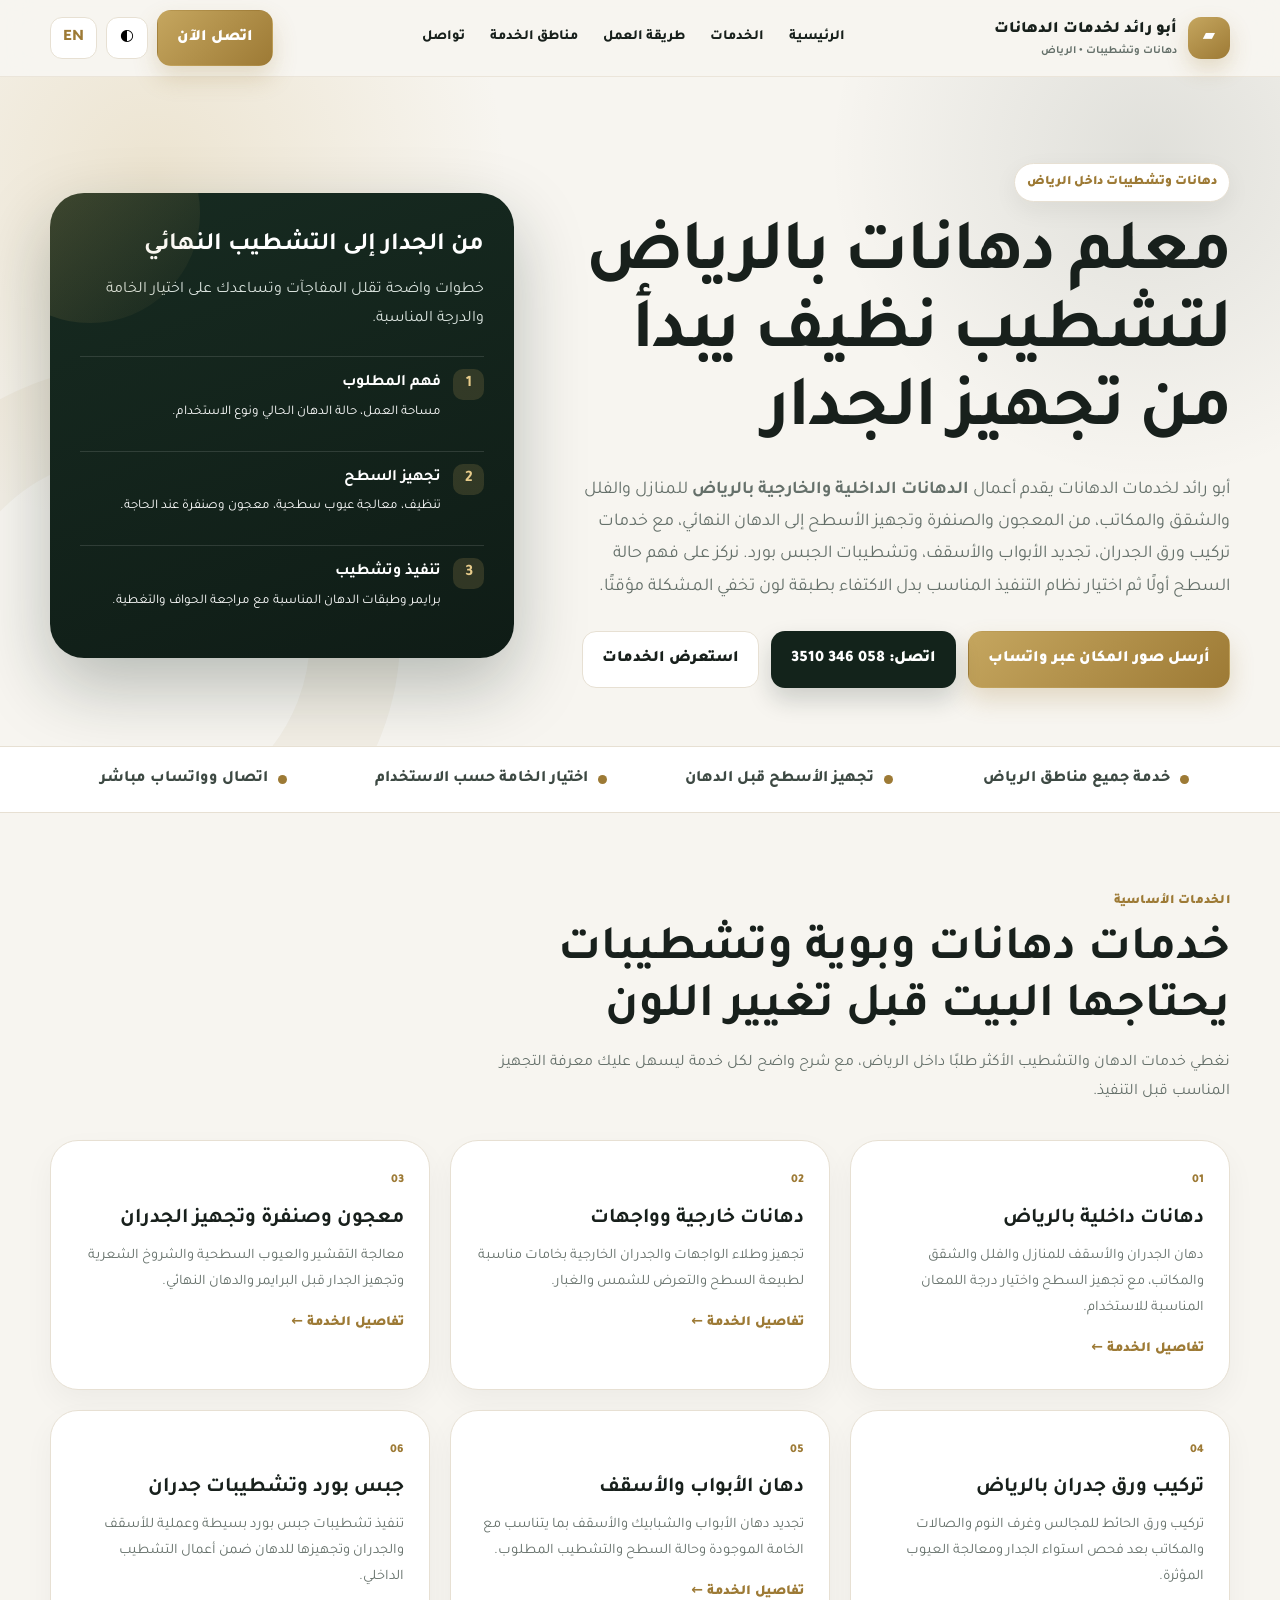
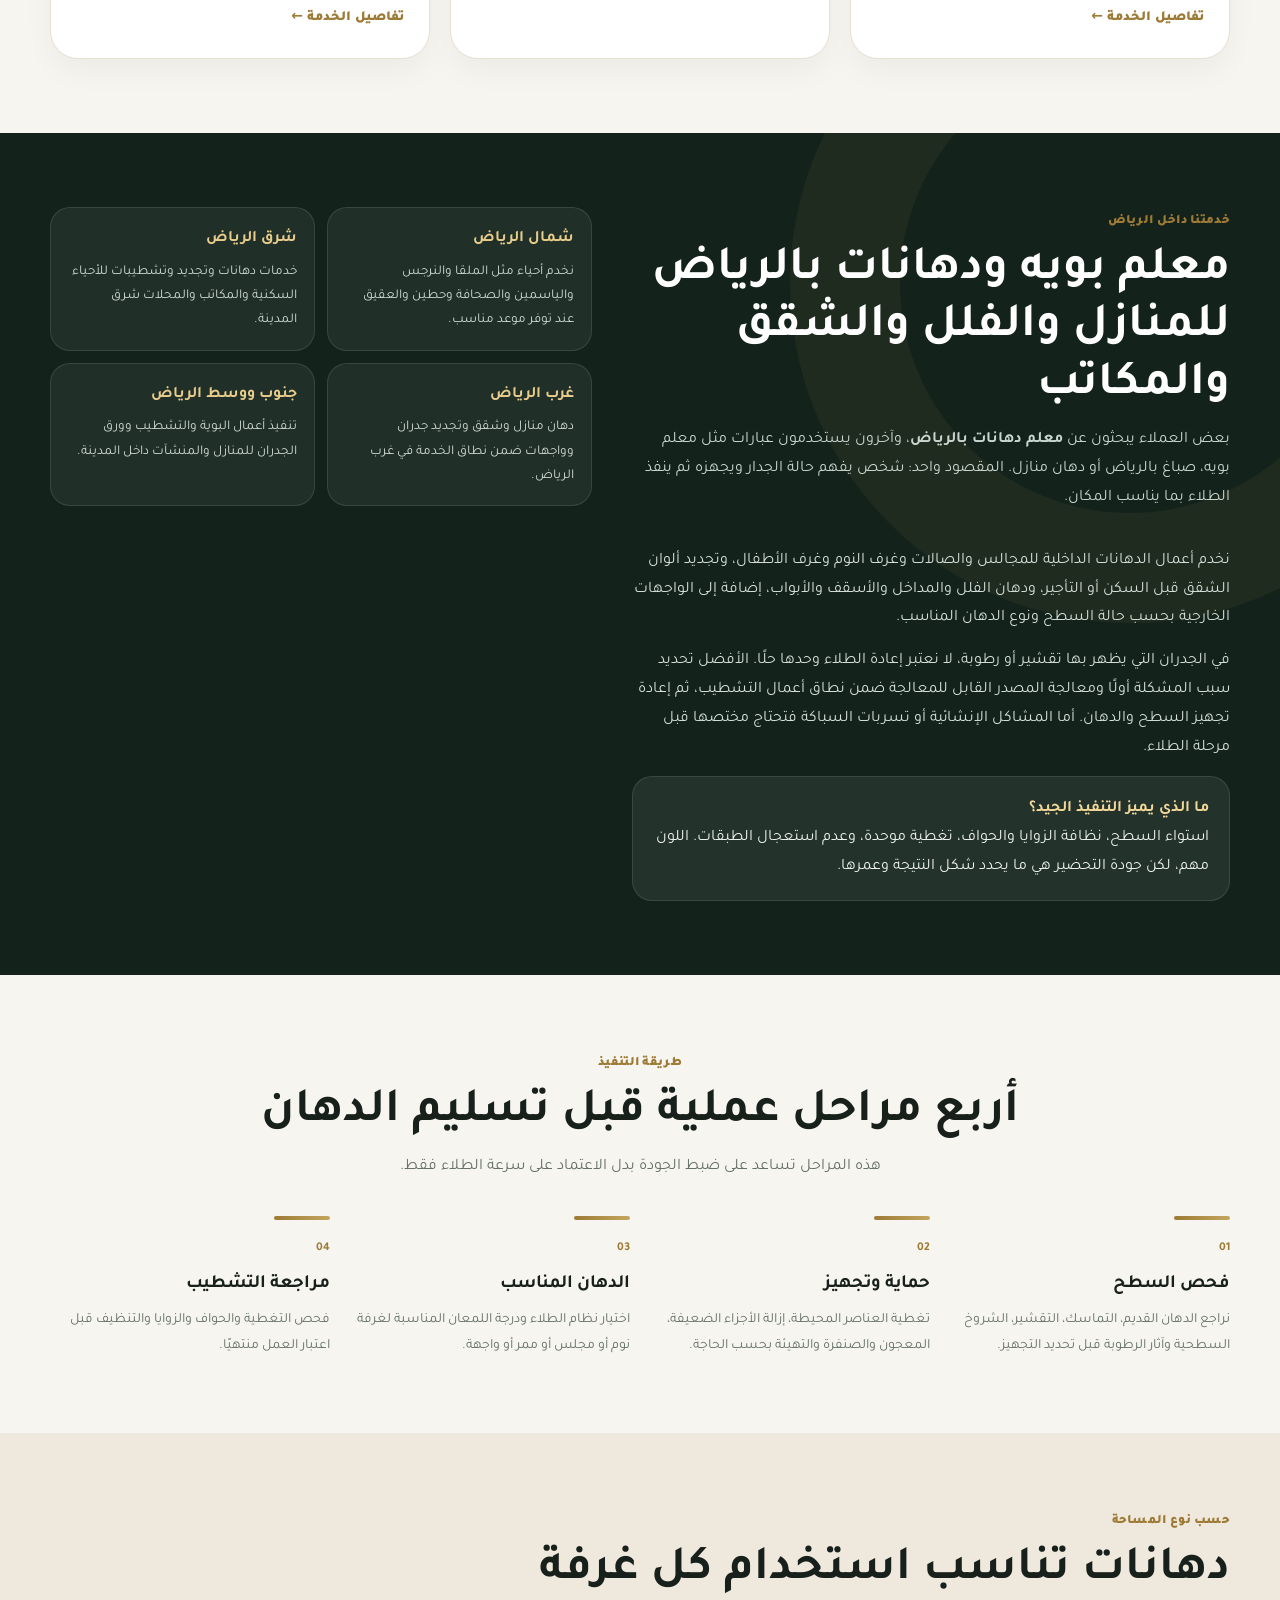
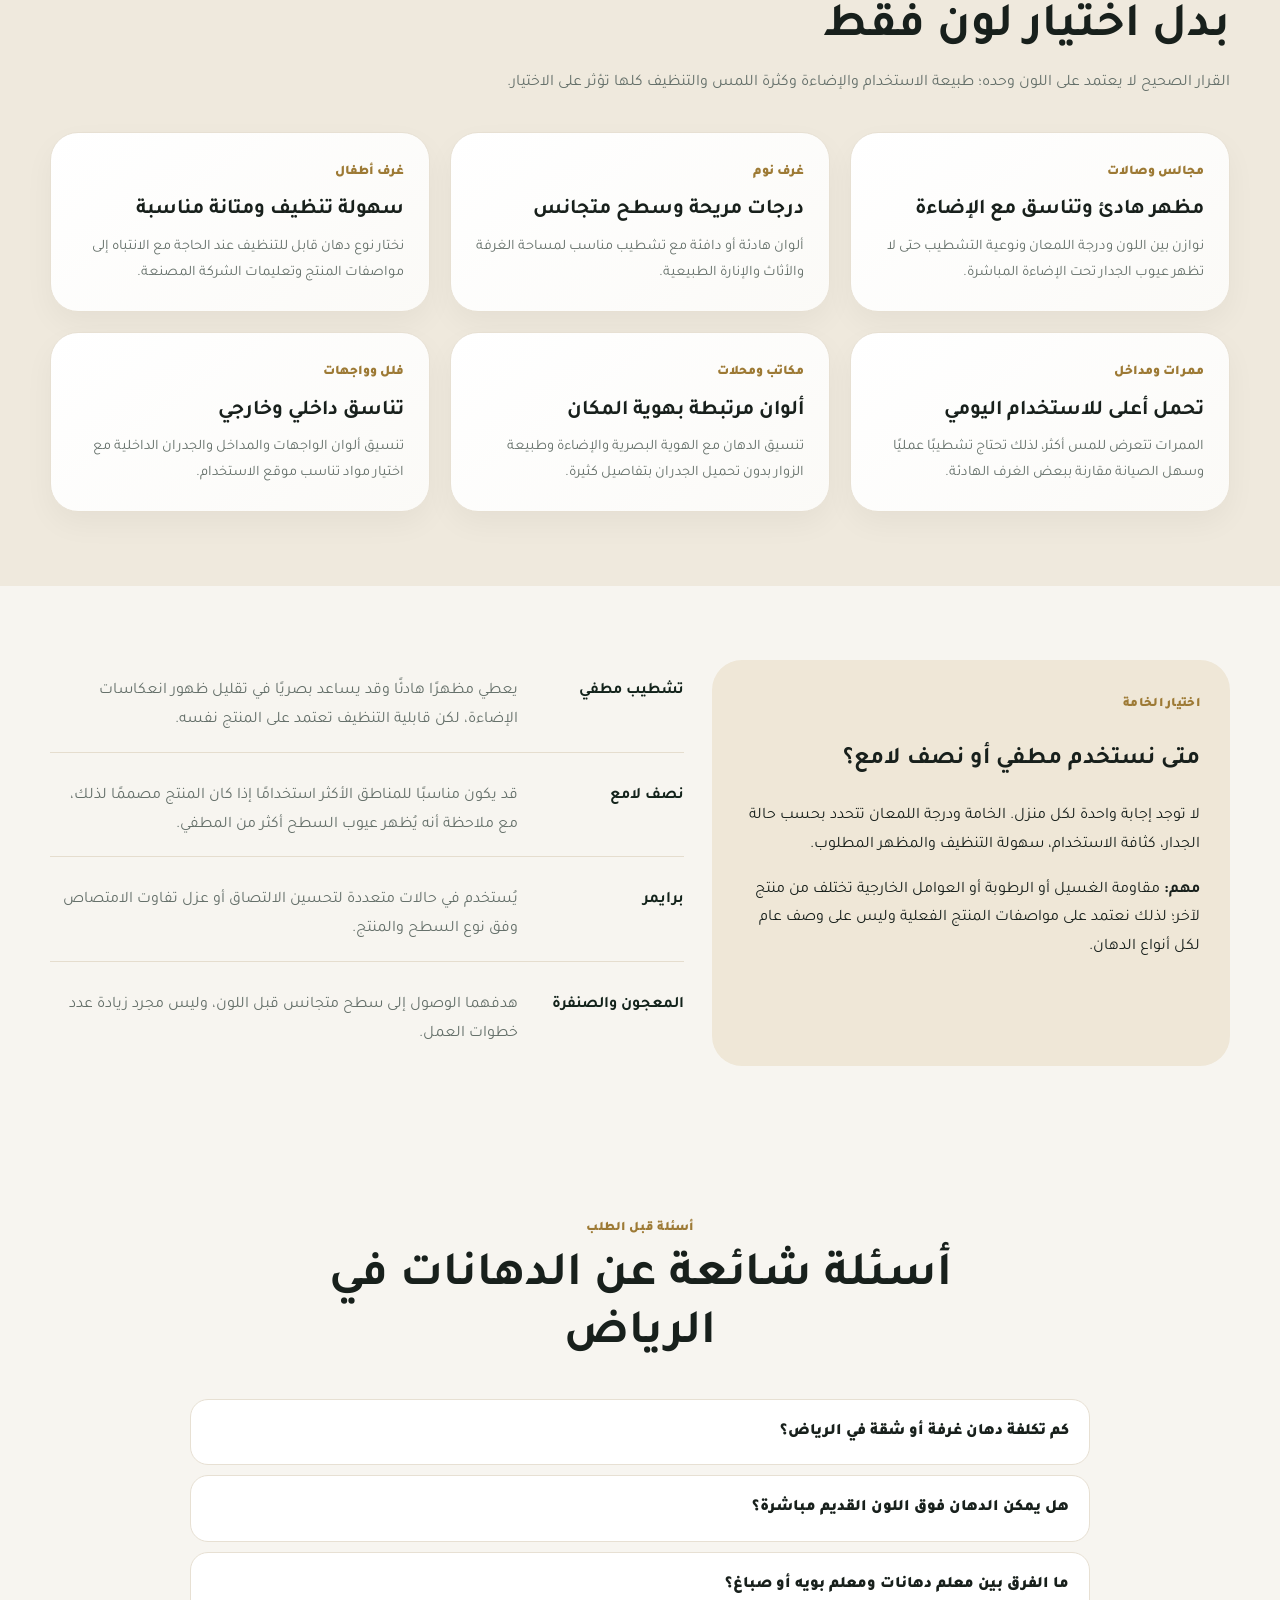
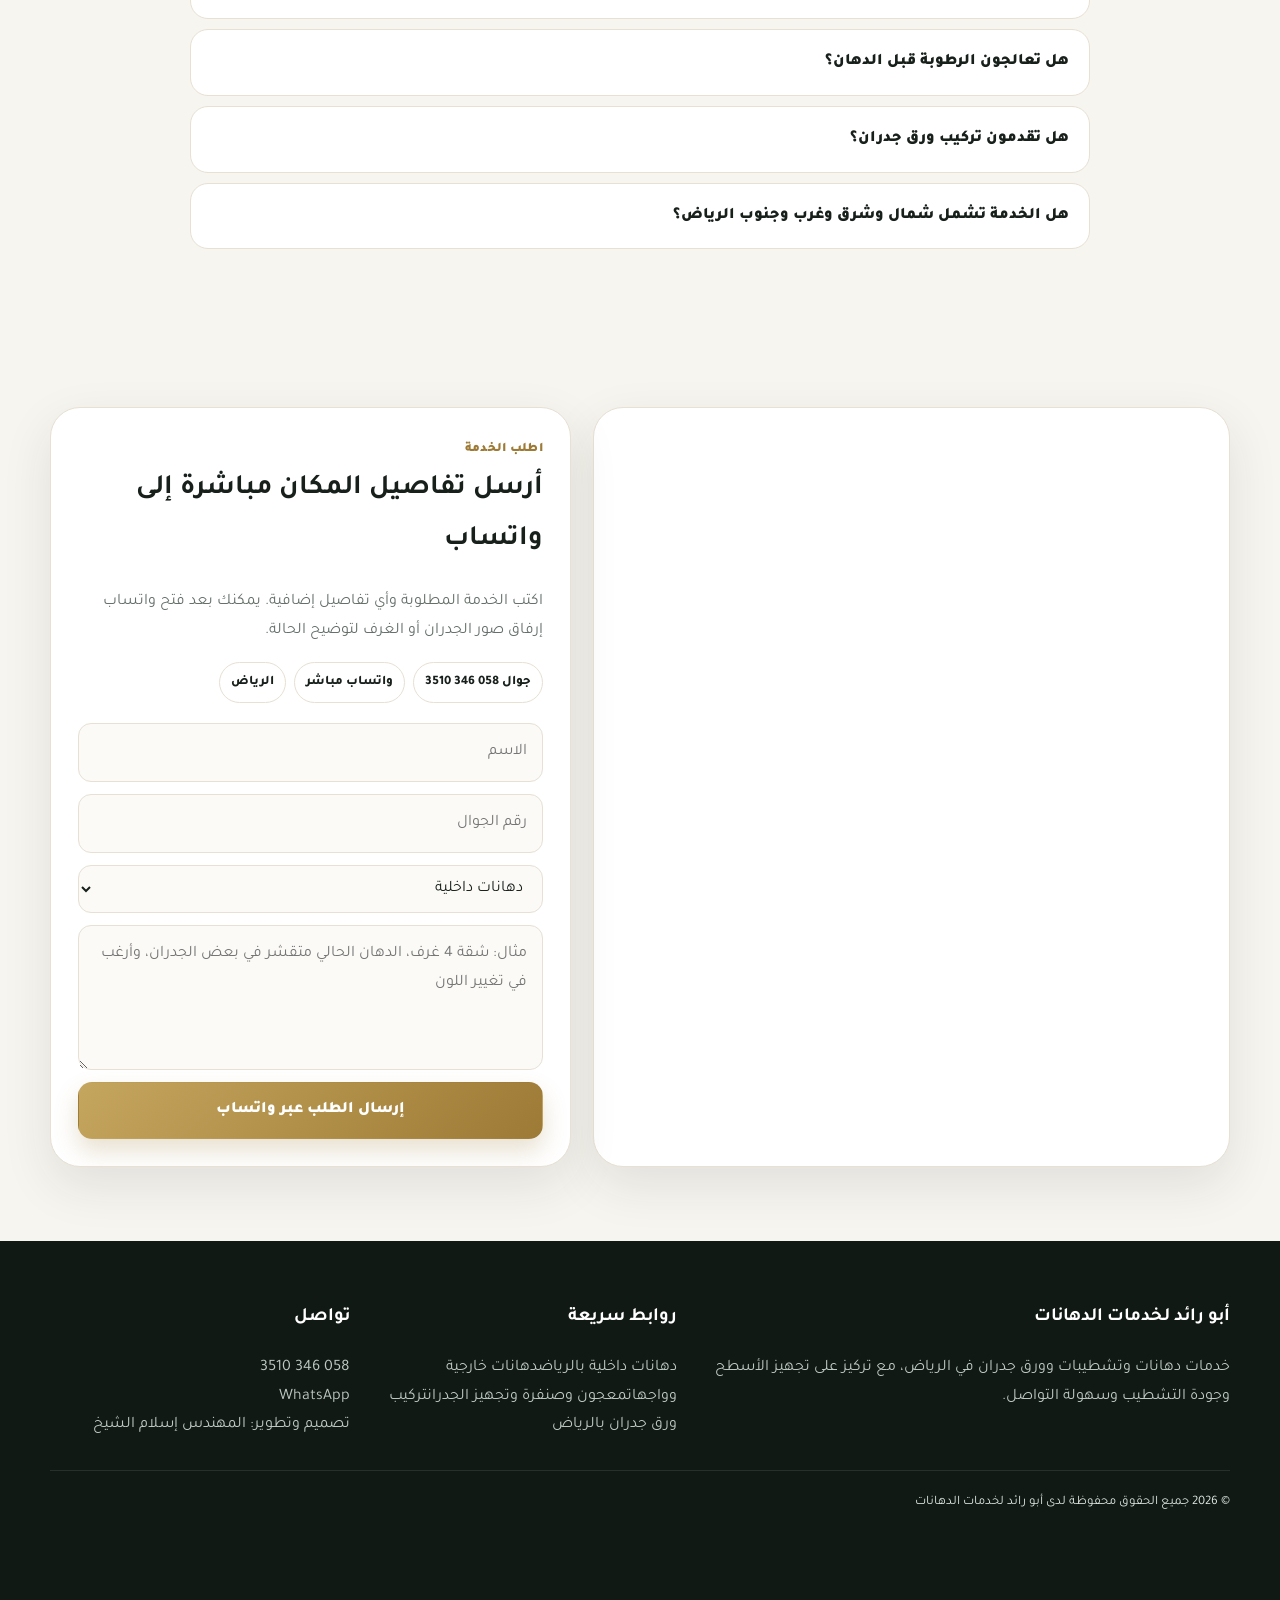
<file: index.html>
<!doctype html>
<html lang="ar" dir="rtl">
<head>
<meta charset="utf-8"><meta name="viewport" content="width=device-width,initial-scale=1,viewport-fit=cover">
<title>معلم دهانات بالرياض | أبو رائد للدهانات وورق الجدران</title>
<meta name="description" content="أبو رائد لخدمات الدهانات في الرياض: دهانات داخلية وخارجية، معجون وصنفرة، تجديد جدران، دهان أبواب وأسقف، تركيب ورق جدران وتشطيبات جبس بورد. تواصل مباشرة عبر واتساب."><meta name="robots" content="index,follow,max-image-preview:large,max-snippet:-1,max-video-preview:-1"><link rel="canonical" href="https://aboraid-dhanat.com/"><link rel="alternate" hreflang="ar-SA" href="https://aboraid-dhanat.com/"><link rel="alternate" hreflang="en-SA" href="https://aboraid-dhanat.com/en.html"><link rel="alternate" hreflang="x-default" href="https://aboraid-dhanat.com/"><meta property="og:type" content="website"><meta property="og:locale" content="ar_SA"><meta property="og:site_name" content="أبو رائد لخدمات الدهانات"><meta property="og:title" content="معلم دهانات بالرياض | أبو رائد للدهانات وورق الجدران"><meta property="og:description" content="أبو رائد لخدمات الدهانات في الرياض: دهانات داخلية وخارجية، معجون وصنفرة، تجديد جدران، دهان أبواب وأسقف، تركيب ورق جدران وتشطيبات جبس بورد. تواصل مباشرة عبر واتساب."><meta property="og:url" content="https://aboraid-dhanat.com/"><meta name="twitter:card" content="summary"><meta name="theme-color" content="#13231b"><link rel="icon" href="/favicon.svg" type="image/svg+xml"><link rel="preconnect" href="https://fonts.googleapis.com"><link rel="preconnect" href="https://fonts.gstatic.com" crossorigin><link href="https://fonts.googleapis.com/css2?family=Tajawal:wght@400;500;700;800;900&display=swap" rel="stylesheet"><link rel="stylesheet" href="/assets/style.css">
<script type="application/ld+json">{"@context":"https://schema.org","@graph":[{"@type":["LocalBusiness","HomeAndConstructionBusiness","HousePainter"],"@id":"https://aboraid-dhanat.com/#business","name":"أبو رائد لخدمات الدهانات","alternateName":"Abu Raed Painting Services","url":"https://aboraid-dhanat.com/","telephone":"+966583463510","description":"خدمات دهانات وتشطيبات وورق جدران في الرياض للمنازل والفلل والشقق والمكاتب.","areaServed":{"@type":"City","name":"الرياض"},"contactPoint":{"@type":"ContactPoint","telephone":"+966583463510","contactType":"customer service","areaServed":"SA","availableLanguage":["ar","en"]},"hasOfferCatalog":{"@type":"OfferCatalog","name":"خدمات الدهانات والتشطيبات في الرياض","itemListElement":[{"@type":"Offer","itemOffered":{"@type":"Service","name":"دهانات داخلية بالرياض","areaServed":{"@type":"City","name":"الرياض"}}},{"@type":"Offer","itemOffered":{"@type":"Service","name":"دهانات خارجية وواجهات","areaServed":{"@type":"City","name":"الرياض"}}},{"@type":"Offer","itemOffered":{"@type":"Service","name":"معجون وصنفرة وتجهيز الجدران","areaServed":{"@type":"City","name":"الرياض"}}},{"@type":"Offer","itemOffered":{"@type":"Service","name":"تركيب ورق جدران بالرياض","areaServed":{"@type":"City","name":"الرياض"}}},{"@type":"Offer","itemOffered":{"@type":"Service","name":"دهان الأبواب والأسقف","areaServed":{"@type":"City","name":"الرياض"}}},{"@type":"Offer","itemOffered":{"@type":"Service","name":"جبس بورد وتشطيبات جدران","areaServed":{"@type":"City","name":"الرياض"}}}]}},{"@type":"WebSite","@id":"https://aboraid-dhanat.com/#website","url":"https://aboraid-dhanat.com/","name":"أبو رائد لخدمات الدهانات","inLanguage":["ar-SA","en-SA"],"publisher":{"@id":"https://aboraid-dhanat.com/#business"},"creator":{"@type":"Person","@id":"https://www.eslam-elshikh.com/#person","name":"إسلام الشيخ","alternateName":["المهندس إسلام الشيخ","المهندس اسلام الشيخ","المهندس إسلام","المهندس اسلام","اسلام الشيخ","إسلام الشيخ","إسلام الشيخ | Eslam Elshikh","Eslam Elshikh","ESLAM ELSHIKH","Islam Elshikh","ISLAM ELSHIKH","Eslam El Sheikh"],"url":"https://www.eslam-elshikh.com/"}}]}</script><script async src="https://www.googletagmanager.com/gtag/js?id=G-NW5F0V5C4S"></script><script>window.dataLayer=window.dataLayer||[];function gtag(){dataLayer.push(arguments)}gtag('js',new Date());gtag('config','G-NW5F0V5C4S');</script></head><body><a class="skip" href="#main">تجاوز إلى المحتوى</a><header class="site-header"><div class="container nav"><a class="brand" href="/" aria-label="أبو رائد لخدمات الدهانات"><span class="brand-mark" aria-hidden="true">▰</span><span>أبو رائد لخدمات الدهانات<small>دهانات وتشطيبات • الرياض</small></span></a><nav class="nav-links" aria-label="التنقل الرئيسي"><a href="/#home">الرئيسية</a><a href="/#services">الخدمات</a><a href="/#process">طريقة العمل</a><a href="/#areas">مناطق الخدمة</a><a href="/#contact">تواصل</a></nav><div class="nav-actions"><a class="btn btn-gold" href="tel:+966583463510">اتصل الآن</a><button class="icon-btn" type="button" data-theme-toggle aria-label="تبديل الوضع">◐</button><a class="lang-btn" href="/en.html" hreflang="en-SA">EN</a></div></div></header><main id="main"><section class="hero" id="home"><div class="container hero-grid"><div><span class="eyebrow">دهانات وتشطيبات داخل الرياض</span><h1>معلم دهانات بالرياض لتشطيب نظيف يبدأ من تجهيز الجدار</h1><p class="lead">أبو رائد لخدمات الدهانات يقدم أعمال <strong>الدهانات الداخلية والخارجية بالرياض</strong> للمنازل والفلل والشقق والمكاتب، من المعجون والصنفرة وتجهيز الأسطح إلى الدهان النهائي، مع خدمات تركيب ورق الجدران، تجديد الأبواب والأسقف، وتشطيبات الجبس بورد. نركز على فهم حالة السطح أولًا ثم اختيار نظام التنفيذ المناسب بدل الاكتفاء بطبقة لون تخفي المشكلة مؤقتًا.</p><div class="cta-row"><a class="btn btn-gold" href="https://wa.me/966583463510?text=أرغب في طلب خدمة دهانات في الرياض">أرسل صور المكان عبر واتساب</a><a class="btn btn-primary" href="tel:+966583463510">اتصل: 058 346 3510</a><a class="btn btn-soft" href="#services">استعرض الخدمات</a></div></div><aside class="hero-card" aria-label="طريقة العمل"><h2>من الجدار إلى التشطيب النهائي</h2><p>خطوات واضحة تقلل المفاجآت وتساعدك على اختيار الخامة والدرجة المناسبة.</p><div class="mini-steps"><div class="mini-step"><b>1</b><div><strong>فهم المطلوب</strong><br><small>مساحة العمل، حالة الدهان الحالي ونوع الاستخدام.</small></div></div><div class="mini-step"><b>2</b><div><strong>تجهيز السطح</strong><br><small>تنظيف، معالجة عيوب سطحية، معجون وصنفرة عند الحاجة.</small></div></div><div class="mini-step"><b>3</b><div><strong>تنفيذ وتشطيب</strong><br><small>برايمر وطبقات الدهان المناسبة مع مراجعة الحواف والتغطية.</small></div></div></div></aside></div></section><div class="trust-strip"><div class="container trust-grid"><div class="trust-item"><span></span>خدمة جميع مناطق الرياض</div><div class="trust-item"><span></span>تجهيز الأسطح قبل الدهان</div><div class="trust-item"><span></span>اختيار الخامة حسب الاستخدام</div><div class="trust-item"><span></span>اتصال وواتساب مباشر</div></div></div><section id="services"><div class="container"><div class="section-head"><span class="kicker">الخدمات الأساسية</span><h2>خدمات دهانات وبوية وتشطيبات يحتاجها البيت قبل تغيير اللون</h2><p>نغطي خدمات الدهان والتشطيب الأكثر طلبًا داخل الرياض، مع شرح واضح لكل خدمة ليسهل عليك معرفة التجهيز المناسب قبل التنفيذ.</p></div><div class="grid services"><article class="card"><span class="service-number">01</span><h3>دهانات داخلية بالرياض</h3><p>دهان الجدران والأسقف للمنازل والفلل والشقق والمكاتب، مع تجهيز السطح واختيار درجة اللمعان المناسبة للاستخدام.</p><a class="card-link" href="/interior-painting-riyadh.html">تفاصيل الخدمة ←</a></article><article class="card"><span class="service-number">02</span><h3>دهانات خارجية وواجهات</h3><p>تجهيز وطلاء الواجهات والجدران الخارجية بخامات مناسبة لطبيعة السطح والتعرض للشمس والغبار.</p><a class="card-link" href="/exterior-painting-riyadh.html">تفاصيل الخدمة ←</a></article><article class="card"><span class="service-number">03</span><h3>معجون وصنفرة وتجهيز الجدران</h3><p>معالجة التقشير والعيوب السطحية والشروخ الشعرية وتجهيز الجدار قبل البرايمر والدهان النهائي.</p><a class="card-link" href="/wall-preparation-riyadh.html">تفاصيل الخدمة ←</a></article><article class="card"><span class="service-number">04</span><h3>تركيب ورق جدران بالرياض</h3><p>تركيب ورق الحائط للمجالس وغرف النوم والصالات والمكاتب بعد فحص استواء الجدار ومعالجة العيوب المؤثرة.</p><a class="card-link" href="/wallpaper-riyadh.html">تفاصيل الخدمة ←</a></article><article class="card"><span class="service-number">05</span><h3>دهان الأبواب والأسقف</h3><p>تجديد دهان الأبواب والشبابيك والأسقف بما يتناسب مع الخامة الموجودة وحالة السطح والتشطيب المطلوب.</p><a class="card-link" href="/doors-ceilings-painting-riyadh.html">تفاصيل الخدمة ←</a></article><article class="card"><span class="service-number">06</span><h3>جبس بورد وتشطيبات جدران</h3><p>تنفيذ تشطيبات جبس بورد بسيطة وعملية للأسقف والجدران وتجهيزها للدهان ضمن أعمال التشطيب الداخلي.</p><a class="card-link" href="/gypsum-board-riyadh.html">تفاصيل الخدمة ←</a></article></div></div></section><section class="local-block" id="areas"><div class="container local-grid"><div><div class="section-head"><span class="kicker">خدمتنا داخل الرياض</span><h2>معلم بويه ودهانات بالرياض للمنازل والفلل والشقق والمكاتب</h2><p>بعض العملاء يبحثون عن <strong>معلم دهانات بالرياض</strong>، وآخرون يستخدمون عبارات مثل معلم بويه، صباغ بالرياض أو دهان منازل. المقصود واحد: شخص يفهم حالة الجدار ويجهزه ثم ينفذ الطلاء بما يناسب المكان.</p></div><div class="rich-copy"><p>نخدم أعمال الدهانات الداخلية للمجالس والصالات وغرف النوم وغرف الأطفال، وتجديد ألوان الشقق قبل السكن أو التأجير، ودهان الفلل والمداخل والأسقف والأبواب، إضافة إلى الواجهات الخارجية بحسب حالة السطح ونوع الدهان المناسب.</p><p>في الجدران التي يظهر بها تقشير أو رطوبة، لا نعتبر إعادة الطلاء وحدها حلًا. الأفضل تحديد سبب المشكلة أولًا ومعالجة المصدر القابل للمعالجة ضمن نطاق أعمال التشطيب، ثم إعادة تجهيز السطح والدهان. أما المشاكل الإنشائية أو تسربات السباكة فتحتاج مختصها قبل مرحلة الطلاء.</p></div><div class="keyword-note"><strong>ما الذي يميز التنفيذ الجيد؟</strong><br>استواء السطح، نظافة الزوايا والحواف، تغطية موحدة، وعدم استعجال الطبقات. اللون مهم، لكن جودة التحضير هي ما يحدد شكل النتيجة وعمرها.</div></div><div class="zone-grid"><div class="zone"><b>شمال الرياض</b><p>نخدم أحياء مثل الملقا والنرجس والياسمين والصحافة وحطين والعقيق عند توفر موعد مناسب.</p></div><div class="zone"><b>شرق الرياض</b><p>خدمات دهانات وتجديد وتشطيبات للأحياء السكنية والمكاتب والمحلات شرق المدينة.</p></div><div class="zone"><b>غرب الرياض</b><p>دهان منازل وشقق وتجديد جدران وواجهات ضمن نطاق الخدمة في غرب الرياض.</p></div><div class="zone"><b>جنوب ووسط الرياض</b><p>تنفيذ أعمال البوية والتشطيب وورق الجدران للمنازل والمنشآت داخل المدينة.</p></div></div></div></section><section id="process"><div class="container"><div class="section-head center"><span class="kicker">طريقة التنفيذ</span><h2>أربع مراحل عملية قبل تسليم الدهان</h2><p>هذه المراحل تساعد على ضبط الجودة بدل الاعتماد على سرعة الطلاء فقط.</p></div><div class="grid steps"><div class="step"><b>01</b><h3>فحص السطح</h3><p>نراجع الدهان القديم، التماسك، التقشير، الشروخ السطحية وآثار الرطوبة قبل تحديد التجهيز.</p></div><div class="step"><b>02</b><h3>حماية وتجهيز</h3><p>تغطية العناصر المحيطة، إزالة الأجزاء الضعيفة، المعجون والصنفرة والتهيئة بحسب الحاجة.</p></div><div class="step"><b>03</b><h3>الدهان المناسب</h3><p>اختيار نظام الطلاء ودرجة اللمعان المناسبة لغرفة نوم أو مجلس أو ممر أو واجهة.</p></div><div class="step"><b>04</b><h3>مراجعة التشطيب</h3><p>فحص التغطية والحواف والزوايا والتنظيف قبل اعتبار العمل منتهيًا.</p></div></div></div></section><section style="background:#efe9dd"><div class="container"><div class="section-head"><span class="kicker">حسب نوع المساحة</span><h2>دهانات تناسب استخدام كل غرفة بدل اختيار لون فقط</h2><p>القرار الصحيح لا يعتمد على اللون وحده؛ طبيعة الاستخدام والإضاءة وكثرة اللمس والتنظيف كلها تؤثر على الاختيار.</p></div><div class="grid rooms"><article class="card room"><small>مجالس وصالات</small><h3>مظهر هادئ وتناسق مع الإضاءة</h3><p>نوازن بين اللون ودرجة اللمعان ونوعية التشطيب حتى لا تظهر عيوب الجدار تحت الإضاءة المباشرة.</p></article><article class="card room"><small>غرف نوم</small><h3>درجات مريحة وسطح متجانس</h3><p>ألوان هادئة أو دافئة مع تشطيب مناسب لمساحة الغرفة والأثاث والإنارة الطبيعية.</p></article><article class="card room"><small>غرف أطفال</small><h3>سهولة تنظيف ومتانة مناسبة</h3><p>نختار نوع دهان قابل للتنظيف عند الحاجة مع الانتباه إلى مواصفات المنتج وتعليمات الشركة المصنعة.</p></article><article class="card room"><small>ممرات ومداخل</small><h3>تحمل أعلى للاستخدام اليومي</h3><p>الممرات تتعرض للمس أكثر، لذلك تحتاج تشطيبًا عمليًا وسهل الصيانة مقارنة ببعض الغرف الهادئة.</p></article><article class="card room"><small>مكاتب ومحلات</small><h3>ألوان مرتبطة بهوية المكان</h3><p>تنسيق الدهان مع الهوية البصرية والإضاءة وطبيعة الزوار بدون تحميل الجدران بتفاصيل كثيرة.</p></article><article class="card room"><small>فلل وواجهات</small><h3>تناسق داخلي وخارجي</h3><p>تنسيق ألوان الواجهات والمداخل والجدران الداخلية مع اختيار مواد تناسب موقع الاستخدام.</p></article></div></div></section><section><div class="container guide"><div class="guide-panel"><span class="kicker">اختيار الخامة</span><h2>متى نستخدم مطفي أو نصف لامع؟</h2><p>لا توجد إجابة واحدة لكل منزل. الخامة ودرجة اللمعان تتحدد بحسب حالة الجدار، كثافة الاستخدام، سهولة التنظيف والمظهر المطلوب.</p><p><strong>مهم:</strong> مقاومة الغسيل أو الرطوبة أو العوامل الخارجية تختلف من منتج لآخر؛ لذلك نعتمد على مواصفات المنتج الفعلية وليس على وصف عام لكل أنواع الدهان.</p></div><div class="guide-list"><div class="guide-row"><b>تشطيب مطفي</b><p>يعطي مظهرًا هادئًا وقد يساعد بصريًا في تقليل ظهور انعكاسات الإضاءة، لكن قابلية التنظيف تعتمد على المنتج نفسه.</p></div><div class="guide-row"><b>نصف لامع</b><p>قد يكون مناسبًا للمناطق الأكثر استخدامًا إذا كان المنتج مصممًا لذلك، مع ملاحظة أنه يُظهر عيوب السطح أكثر من المطفي.</p></div><div class="guide-row"><b>برايمر</b><p>يُستخدم في حالات متعددة لتحسين الالتصاق أو عزل تفاوت الامتصاص وفق نوع السطح والمنتج.</p></div><div class="guide-row"><b>المعجون والصنفرة</b><p>هدفهما الوصول إلى سطح متجانس قبل اللون، وليس مجرد زيادة عدد خطوات العمل.</p></div></div></div></section><section id="faq"><div class="container"><div class="section-head center"><span class="kicker">أسئلة قبل الطلب</span><h2>أسئلة شائعة عن الدهانات في الرياض</h2></div><div class="faq"><details><summary>كم تكلفة دهان غرفة أو شقة في الرياض؟</summary><p>السعر يتغير حسب المساحة وحالة الجدران وعدد الطبقات ونوع الدهان وهل يحتاج العمل معجونًا وصنفرة أو إزالة أجزاء متقشرة. إرسال صور ومقاسات تقريبية يساعد على إعطاء تصور أولي، والمعاينة أدق عندما تكون الحالة غير واضحة.</p></details><details><summary>هل يمكن الدهان فوق اللون القديم مباشرة؟</summary><p>أحيانًا يمكن بعد التنظيف والتجهيز المناسب، وأحيانًا يحتاج السطح صنفرة أو برايمر أو معالجة للأجزاء الضعيفة. القرار يعتمد على تماسك الدهان القديم ونوعه وحالة الجدار.</p></details><details><summary>ما الفرق بين معلم دهانات ومعلم بويه أو صباغ؟</summary><p>هذه عبارات بحث شائعة في الرياض وتشير غالبًا إلى نفس نوع الخدمة. الأهم هو طريقة تجهيز السطح وجودة التنفيذ واختيار الخامة المناسبة.</p></details><details><summary>هل تعالجون الرطوبة قبل الدهان؟</summary><p>نعالج آثار الرطوبة والتقشير ضمن نطاق التشطيب بعد تحديد السبب. إذا كان السبب تسرب سباكة أو عزلًا أو مشكلة إنشائية، يجب معالجة المصدر أولًا بواسطة المختص المناسب قبل إعادة الطلاء.</p></details><details><summary>هل تقدمون تركيب ورق جدران؟</summary><p>نعم، بعد التأكد من استواء الجدار وجفافه ومعالجة العيوب التي قد تؤثر على الالتصاق أو المظهر النهائي.</p></details><details><summary>هل الخدمة تشمل شمال وشرق وغرب وجنوب الرياض؟</summary><p>نعم، نطاق الخدمة هو مدينة الرياض، وتحديد الموعد يعتمد على موقع المشروع وجدول التنفيذ.</p></details></div></div></section><section id="contact"><div class="container contact-wrap"><div class="map-card"><iframe title="موقع أبو رائد لخدمات الدهانات على خرائط Google" src="https://www.google.com/maps/embed?pb=!1m18!1m12!1m3!1d963393.0733634157!2d46.85247065000001!3d24.725191849999998!2m3!1f0!2f0!3f0!3m2!1i1024!2i768!4f13.1!3m3!1m2!1s0x6cae68b9064e55b%3A0xc1274b80fc2c990b!2z2KPYqNmIINix2KfYptivINmE2K7Yr9mF2KfYqiDYp9mE2K_Zh9in2YbYp9iq!5e1!3m2!1sar!2ssa!4v1779533573043!5m2!1sar!2ssa" loading="lazy" referrerpolicy="no-referrer-when-downgrade" allowfullscreen></iframe></div><div class="form-card"><span class="kicker">اطلب الخدمة</span><h2>أرسل تفاصيل المكان مباشرة إلى واتساب</h2><p>اكتب الخدمة المطلوبة وأي تفاصيل إضافية. يمكنك بعد فتح واتساب إرفاق صور الجدران أو الغرف لتوضيح الحالة.</p><div class="contact-pills"><a class="pill" href="tel:+966583463510">جوال 058 346 3510</a><a class="pill" href="https://wa.me/966583463510">واتساب مباشر</a><span class="pill">الرياض</span></div><form class="form-grid" data-whatsapp-form><input class="input" name="name" placeholder="الاسم" required><input class="input" name="phone" inputmode="tel" placeholder="رقم الجوال" required><select class="input" name="service"><option>دهانات داخلية</option><option>دهانات خارجية وواجهات</option><option>معجون وصنفرة وتجهيز الجدران</option><option>تركيب ورق جدران</option><option>دهان أبواب وأسقف</option><option>جبس بورد وتشطيبات</option><option>إعادة دهان وترميم جدران</option><option>استشارة واختيار ألوان</option></select><textarea class="input" name="details" rows="4" placeholder="مثال: شقة 4 غرف، الدهان الحالي متقشر في بعض الجدران، وأرغب في تغيير اللون"></textarea><button class="btn btn-gold" type="submit">إرسال الطلب عبر واتساب</button></form></div></div></section></main><footer class="footer"><div class="container"><div class="footer-grid"><div><h3>أبو رائد لخدمات الدهانات</h3><p>خدمات دهانات وتشطيبات وورق جدران في الرياض، مع تركيز على تجهيز الأسطح وجودة التشطيب وسهولة التواصل.</p></div><div><h3>روابط سريعة</h3><a href="/interior-painting-riyadh.html">دهانات داخلية بالرياض</a><a href="/exterior-painting-riyadh.html">دهانات خارجية وواجهات</a><a href="/wall-preparation-riyadh.html">معجون وصنفرة وتجهيز الجدران</a><a href="/wallpaper-riyadh.html">تركيب ورق جدران بالرياض</a></div><div><h3>تواصل</h3><a href="tel:+966583463510">058 346 3510</a><br><a href="https://wa.me/966583463510">WhatsApp</a><br><a href="https://www.eslam-elshikh.com/">تصميم وتطوير: المهندس إسلام الشيخ</a></div></div><div class="copyright">© 2026 جميع الحقوق محفوظة لدى أبو رائد لخدمات الدهانات</div></div></footer><div class="mobile-bar"><a class="mobile-call" href="tel:+966583463510">اتصال</a><a class="mobile-wa" href="https://wa.me/966583463510">WhatsApp</a></div><script src="/assets/site.js" defer></script></body></html>
</file>
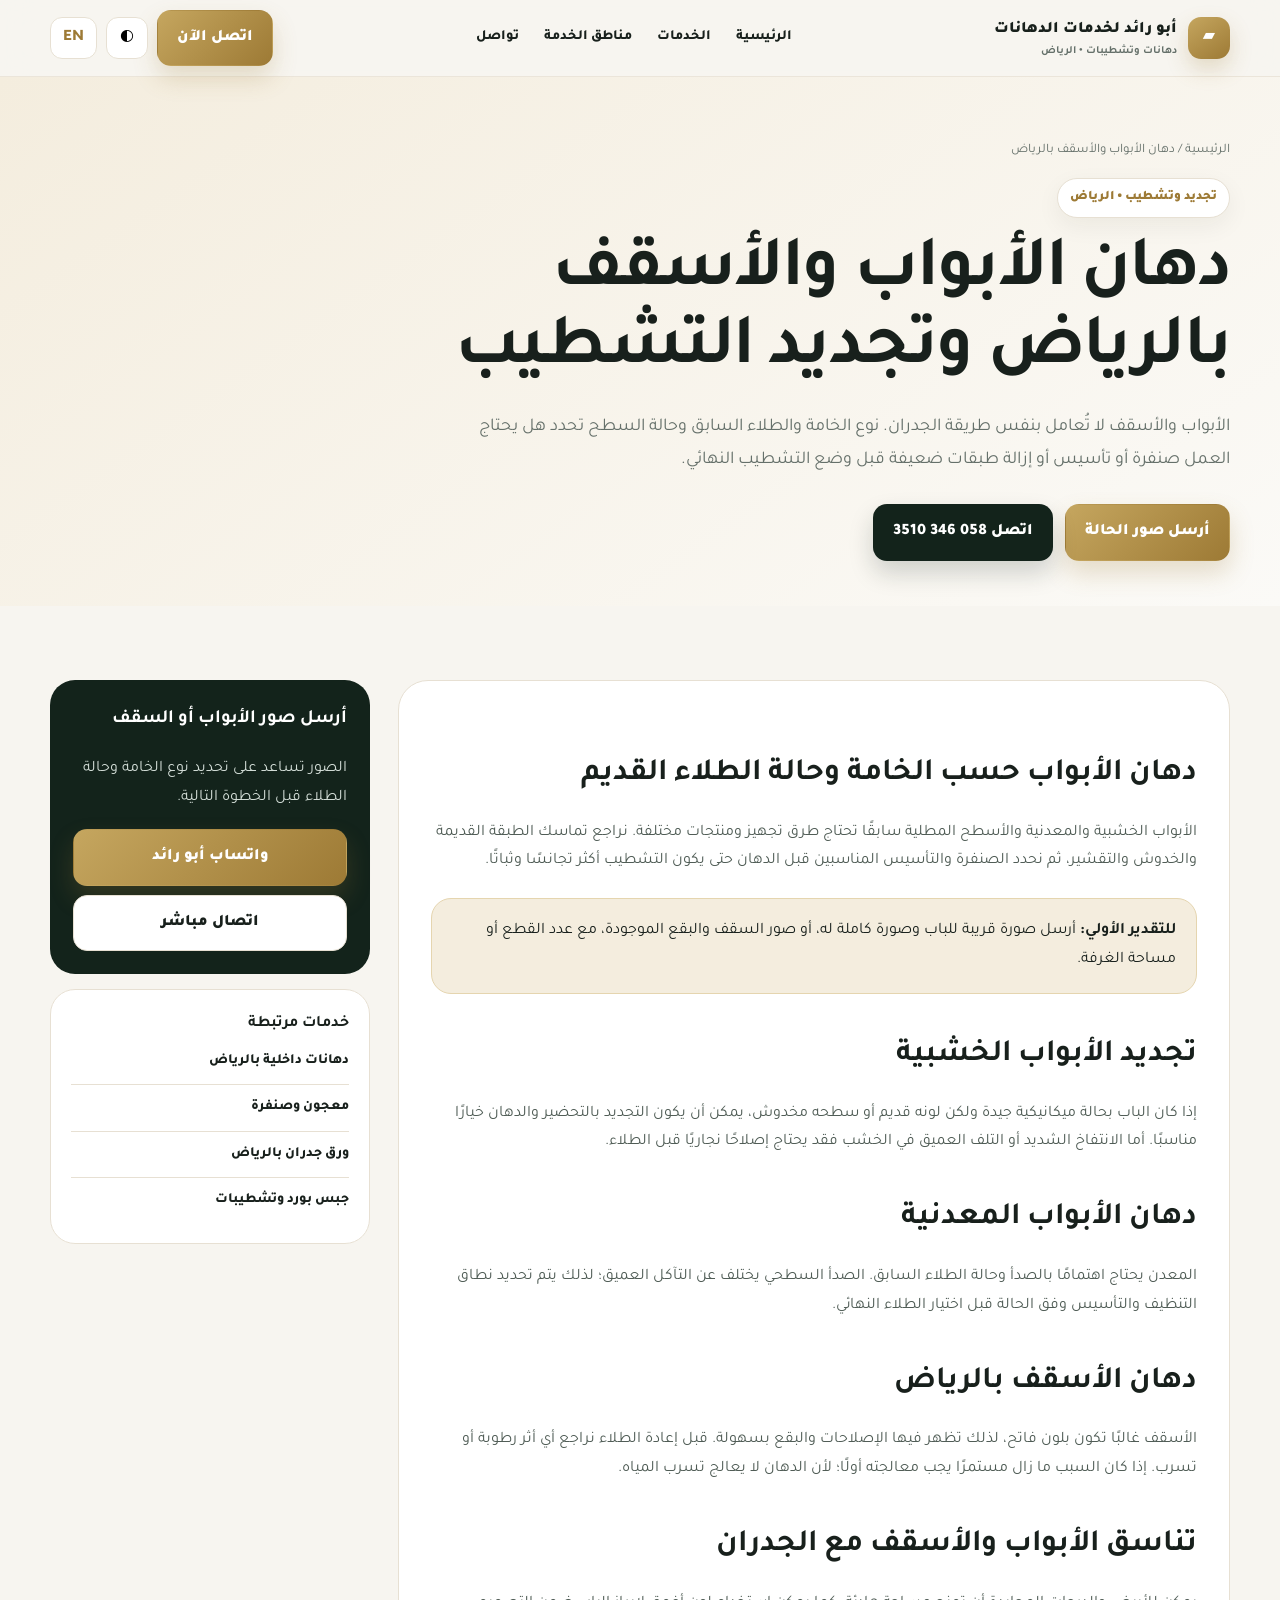
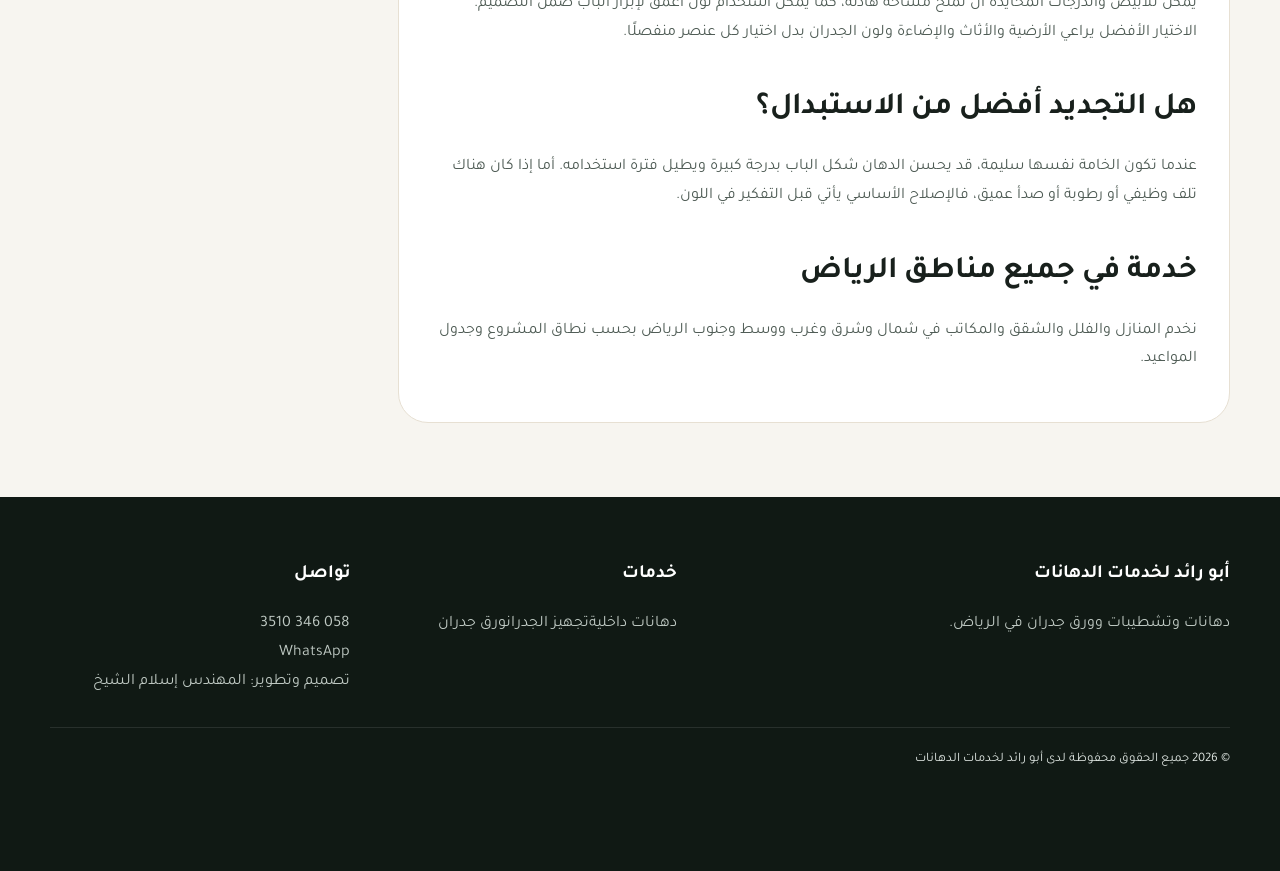
<file: doors-ceilings-painting-riyadh.html>
<!doctype html><html lang="ar" dir="rtl"><head><meta charset="utf-8"><meta name="viewport" content="width=device-width,initial-scale=1,viewport-fit=cover"><title>دهان الأبواب والأسقف بالرياض | تجديد وتشطيب</title><meta name="description" content="دهان وتجديد الأبواب والأسقف بالرياض مع تجهيز الخشب أو المعدن أو الطلاء القديم حسب حالة السطح، ومعالجة آثار التقشير والبقع قبل التشطيب النهائي."><meta name="robots" content="index,follow,max-image-preview:large,max-snippet:-1,max-video-preview:-1"><link rel="canonical" href="https://aboraid-dhanat.com/doors-ceilings-painting-riyadh.html"><meta property="og:type" content="website"><meta property="og:locale" content="ar_SA"><meta property="og:site_name" content="أبو رائد لخدمات الدهانات"><meta property="og:title" content="دهان الأبواب والأسقف بالرياض | تجديد وتشطيب"><meta property="og:description" content="دهان وتجديد الأبواب والأسقف بالرياض مع تجهيز السطح حسب الخامة والطلاء السابق."><meta property="og:url" content="https://aboraid-dhanat.com/doors-ceilings-painting-riyadh.html"><meta name="twitter:card" content="summary"><meta name="theme-color" content="#13231b"><link rel="icon" href="/favicon.svg" type="image/svg+xml"><link rel="preconnect" href="https://fonts.googleapis.com"><link rel="preconnect" href="https://fonts.gstatic.com" crossorigin><link href="https://fonts.googleapis.com/css2?family=Tajawal:wght@400;500;700;800;900&display=swap" rel="stylesheet"><link rel="stylesheet" href="/assets/style.css"><script type="application/ld+json">{"@context":"https://schema.org","@graph":[{"@type":["LocalBusiness","HomeAndConstructionBusiness","HousePainter"],"@id":"https://aboraid-dhanat.com/#business","name":"أبو رائد لخدمات الدهانات","url":"https://aboraid-dhanat.com/","telephone":"+966583463510","areaServed":{"@type":"City","name":"الرياض"}},{"@type":"Service","@id":"https://aboraid-dhanat.com/doors-ceilings-painting-riyadh.html#service","name":"دهان الأبواب والأسقف بالرياض وتجديد التشطيب","url":"https://aboraid-dhanat.com/doors-ceilings-painting-riyadh.html","provider":{"@id":"https://aboraid-dhanat.com/#business"},"areaServed":{"@type":"City","name":"الرياض"},"description":"دهان وتجديد الأبواب والأسقف بالرياض مع تجهيز السطح حسب الخامة وحالة الطلاء السابق."},{"@type":"BreadcrumbList","itemListElement":[{"@type":"ListItem","position":1,"name":"الرئيسية","item":"https://aboraid-dhanat.com/"},{"@type":"ListItem","position":2,"name":"دهان الأبواب والأسقف بالرياض","item":"https://aboraid-dhanat.com/doors-ceilings-painting-riyadh.html"}]}]}</script><script async src="https://www.googletagmanager.com/gtag/js?id=G-NW5F0V5C4S"></script><script>window.dataLayer=window.dataLayer||[];function gtag(){dataLayer.push(arguments)}gtag('js',new Date());gtag('config','G-NW5F0V5C4S');</script></head><body><a class="skip" href="#main">تجاوز إلى المحتوى</a><header class="site-header"><div class="container nav"><a class="brand" href="/"><span class="brand-mark">▰</span><span>أبو رائد لخدمات الدهانات<small>دهانات وتشطيبات • الرياض</small></span></a><nav class="nav-links"><a href="/#home">الرئيسية</a><a href="/#services">الخدمات</a><a href="/#areas">مناطق الخدمة</a><a href="/#contact">تواصل</a></nav><div class="nav-actions"><a class="btn btn-gold" href="tel:+966583463510">اتصل الآن</a><button class="icon-btn" type="button" data-theme-toggle aria-label="تبديل الوضع">◐</button><a class="lang-btn" href="/en.html">EN</a></div></div></header><main id="main"><section class="service-page-hero"><div class="container"><div class="breadcrumbs"><a href="/">الرئيسية</a> / دهان الأبواب والأسقف بالرياض</div><span class="eyebrow">تجديد وتشطيب • الرياض</span><h1 style="max-width:920px">دهان الأبواب والأسقف بالرياض وتجديد التشطيب</h1><p class="lead">الأبواب والأسقف لا تُعامل بنفس طريقة الجدران. نوع الخامة والطلاء السابق وحالة السطح تحدد هل يحتاج العمل صنفرة أو تأسيس أو إزالة طبقات ضعيفة قبل وضع التشطيب النهائي.</p><div class="cta-row"><a class="btn btn-gold" href="https://wa.me/966583463510?text=أرغب في دهان أبواب أو أسقف بالرياض">أرسل صور الحالة</a><a class="btn btn-primary" href="tel:+966583463510">اتصل 058 346 3510</a></div></div></section><section><div class="container service-layout"><article class="article"><h2>دهان الأبواب حسب الخامة وحالة الطلاء القديم</h2><p>الأبواب الخشبية والمعدنية والأسطح المطلية سابقًا تحتاج طرق تجهيز ومنتجات مختلفة. نراجع تماسك الطبقة القديمة والخدوش والتقشير، ثم نحدد الصنفرة والتأسيس المناسبين قبل الدهان حتى يكون التشطيب أكثر تجانسًا وثباتًا.</p><div class="callout"><strong>للتقدير الأولي:</strong> أرسل صورة قريبة للباب وصورة كاملة له، أو صور السقف والبقع الموجودة، مع عدد القطع أو مساحة الغرفة.</div><h2>تجديد الأبواب الخشبية</h2><p>إذا كان الباب بحالة ميكانيكية جيدة ولكن لونه قديم أو سطحه مخدوش، يمكن أن يكون التجديد بالتحضير والدهان خيارًا مناسبًا. أما الانتفاخ الشديد أو التلف العميق في الخشب فقد يحتاج إصلاحًا نجاريًا قبل الطلاء.</p><h2>دهان الأبواب المعدنية</h2><p>المعدن يحتاج اهتمامًا بالصدأ وحالة الطلاء السابق. الصدأ السطحي يختلف عن التآكل العميق؛ لذلك يتم تحديد نطاق التنظيف والتأسيس وفق الحالة قبل اختيار الطلاء النهائي.</p><h2>دهان الأسقف بالرياض</h2><p>الأسقف غالبًا تكون بلون فاتح، لذلك تظهر فيها الإصلاحات والبقع بسهولة. قبل إعادة الطلاء نراجع أي أثر رطوبة أو تسرب. إذا كان السبب ما زال مستمرًا يجب معالجته أولًا؛ لأن الدهان لا يعالج تسرب المياه.</p><h2>تناسق الأبواب والأسقف مع الجدران</h2><p>يمكن للأبيض والدرجات المحايدة أن تمنح مساحة هادئة، كما يمكن استخدام لون أغمق لإبراز الباب ضمن التصميم. الاختيار الأفضل يراعي الأرضية والأثاث والإضاءة ولون الجدران بدل اختيار كل عنصر منفصلًا.</p><h2>هل التجديد أفضل من الاستبدال؟</h2><p>عندما تكون الخامة نفسها سليمة، قد يحسن الدهان شكل الباب بدرجة كبيرة ويطيل فترة استخدامه. أما إذا كان هناك تلف وظيفي أو رطوبة أو صدأ عميق، فالإصلاح الأساسي يأتي قبل التفكير في اللون.</p><h2>خدمة في جميع مناطق الرياض</h2><p>نخدم المنازل والفلل والشقق والمكاتب في شمال وشرق وغرب ووسط وجنوب الرياض بحسب نطاق المشروع وجدول المواعيد.</p></article><aside class="sidebar"><div class="side-box"><h3>أرسل صور الأبواب أو السقف</h3><p>الصور تساعد على تحديد نوع الخامة وحالة الطلاء قبل الخطوة التالية.</p><a class="btn btn-gold" style="width:100%" href="https://wa.me/966583463510">واتساب أبو رائد</a><a class="btn btn-soft" style="width:100%;margin-top:9px;color:#18201c" href="tel:+966583463510">اتصال مباشر</a></div><div class="side-links"><strong>خدمات مرتبطة</strong><a href="/interior-painting-riyadh.html">دهانات داخلية بالرياض</a><a href="/wall-preparation-riyadh.html">معجون وصنفرة</a><a href="/wallpaper-riyadh.html">ورق جدران بالرياض</a><a href="/gypsum-board-riyadh.html">جبس بورد وتشطيبات</a></div></aside></div></section></main><footer class="footer"><div class="container"><div class="footer-grid"><div><h3>أبو رائد لخدمات الدهانات</h3><p>دهانات وتشطيبات وورق جدران في الرياض.</p></div><div><h3>خدمات</h3><a href="/interior-painting-riyadh.html">دهانات داخلية</a><a href="/wall-preparation-riyadh.html">تجهيز الجدران</a><a href="/wallpaper-riyadh.html">ورق جدران</a></div><div><h3>تواصل</h3><a href="tel:+966583463510">058 346 3510</a><br><a href="https://wa.me/966583463510">WhatsApp</a><br><a href="https://www.eslam-elshikh.com/">تصميم وتطوير: المهندس إسلام الشيخ</a></div></div><div class="copyright">© 2026 جميع الحقوق محفوظة لدى أبو رائد لخدمات الدهانات</div></div></footer><div class="mobile-bar"><a class="mobile-call" href="tel:+966583463510">اتصال</a><a class="mobile-wa" href="https://wa.me/966583463510">WhatsApp</a></div><script src="/assets/site.js" defer></script></body></html>
</file>
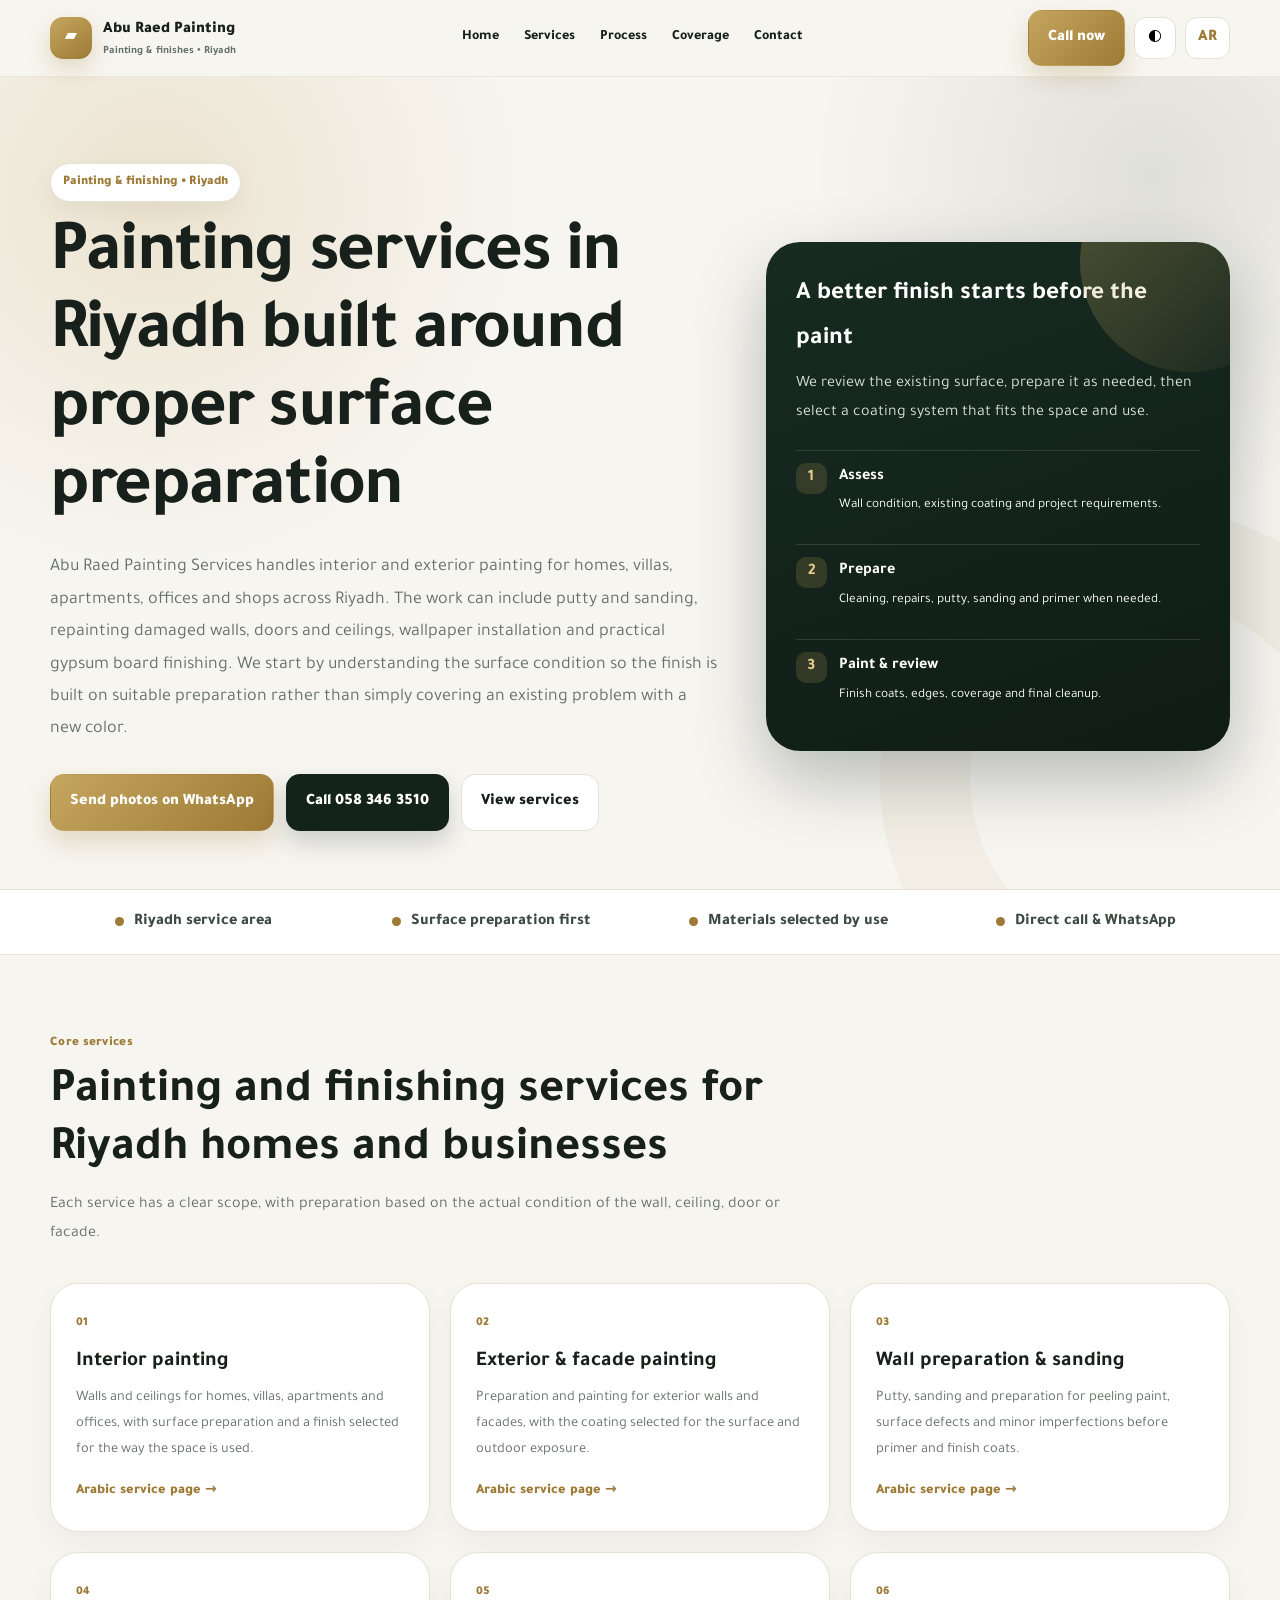
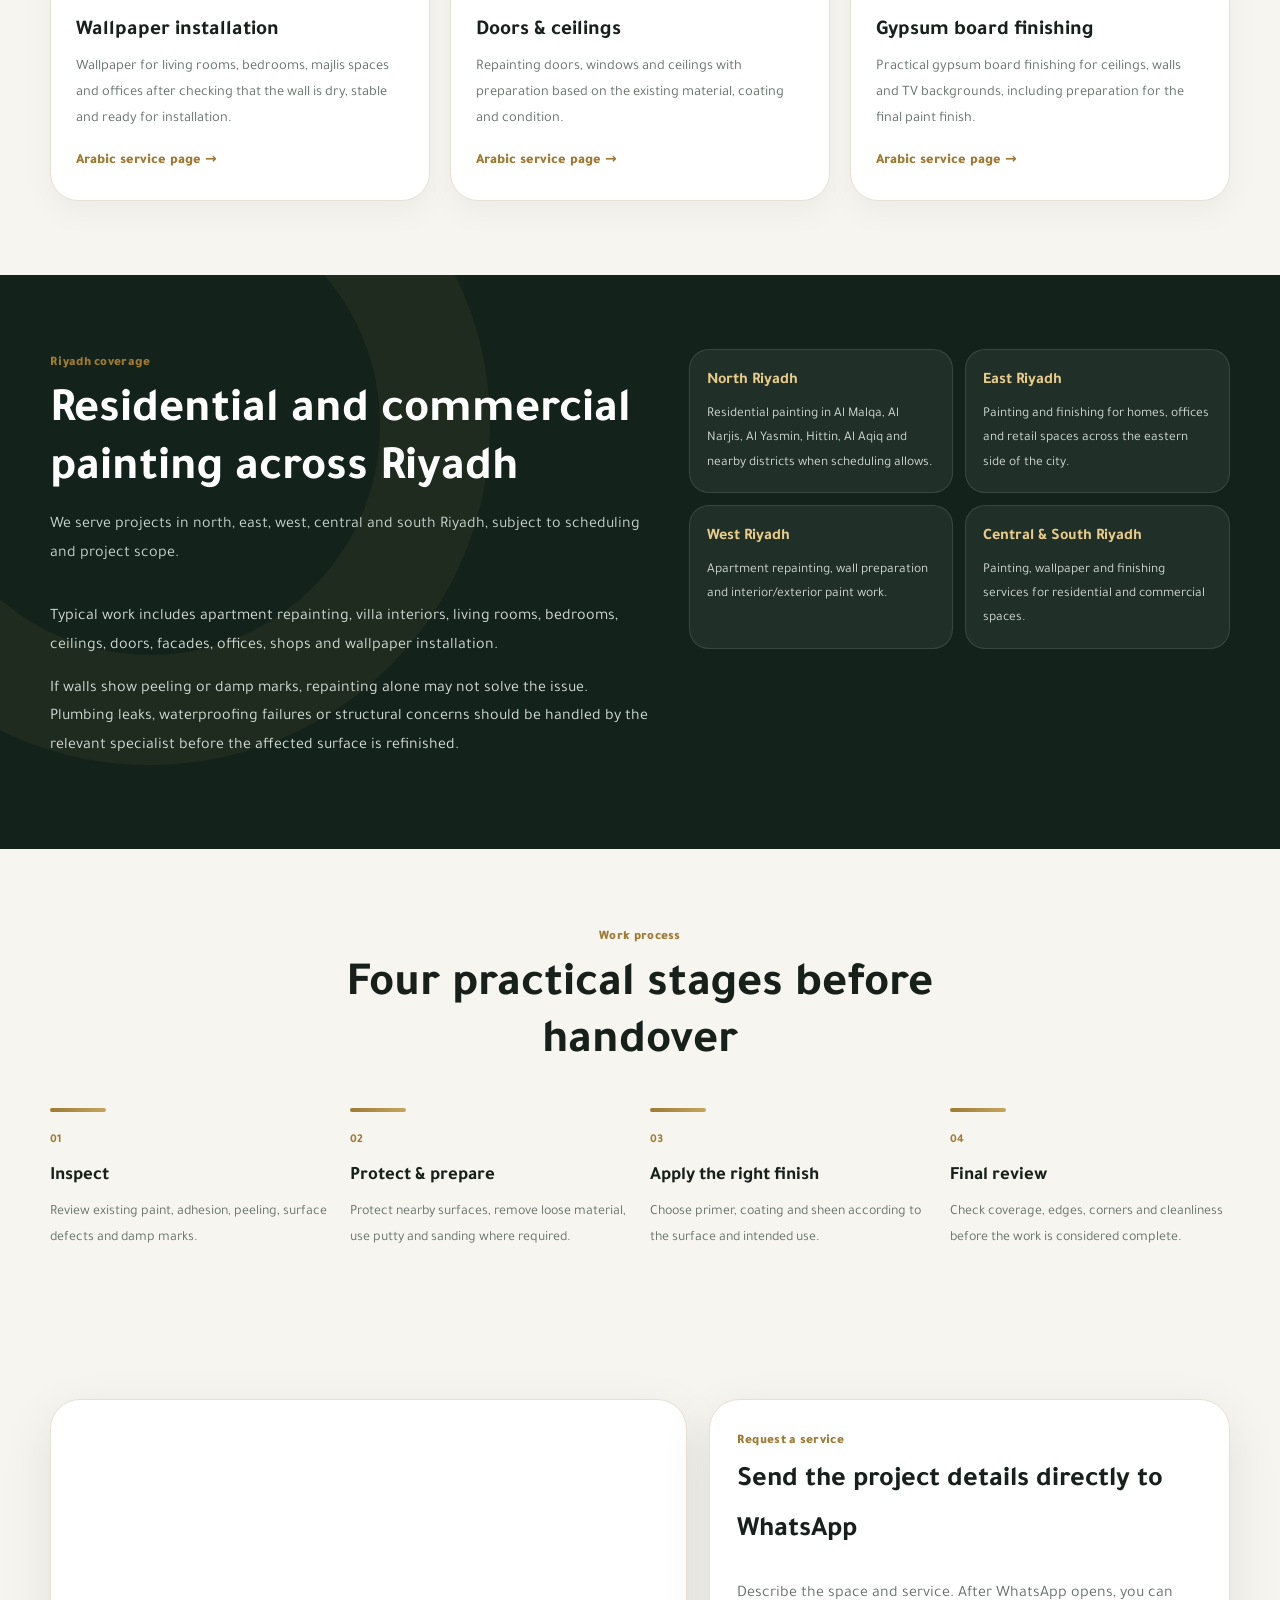
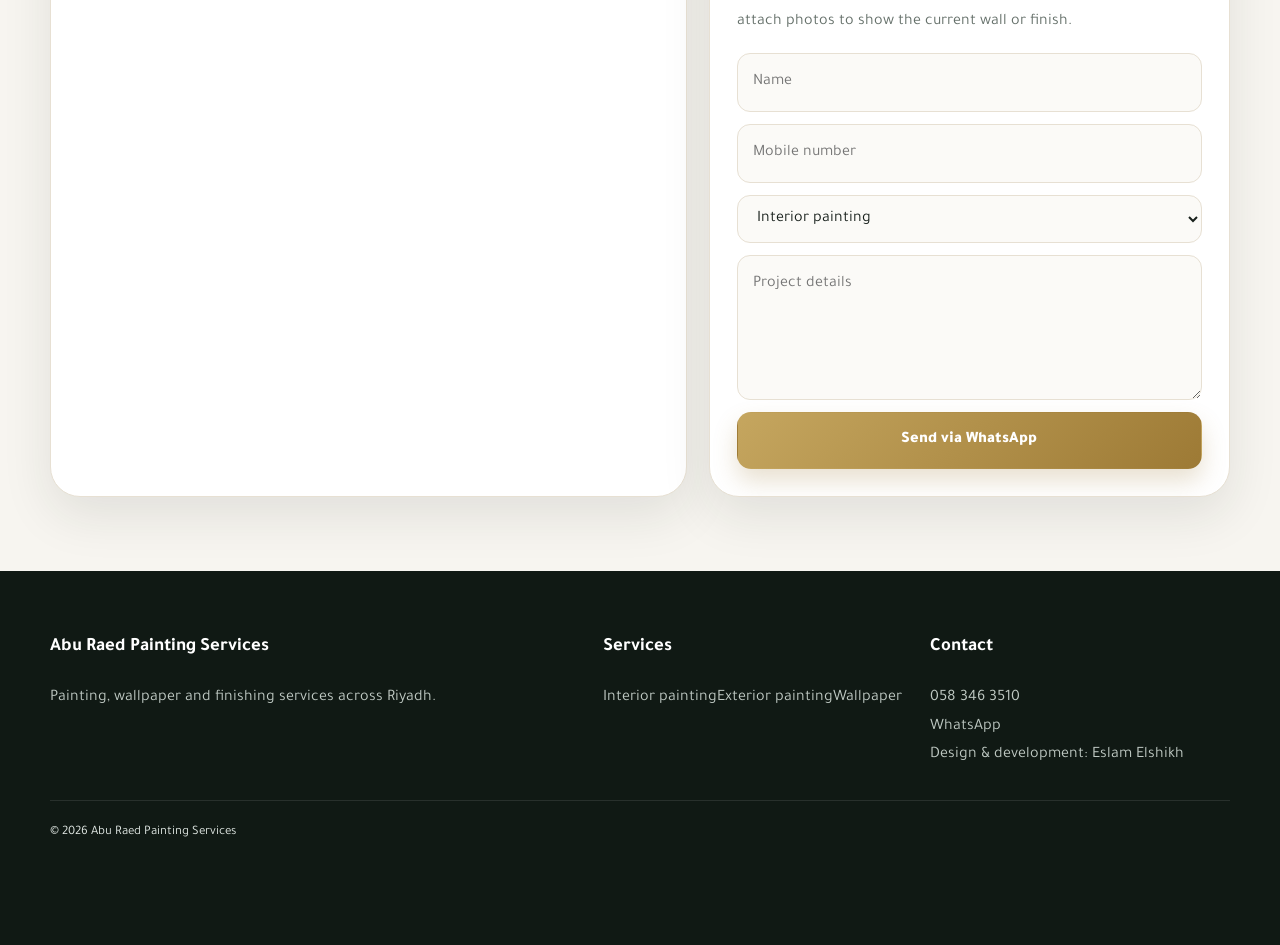
<file: en.html>
<!doctype html><html lang="en" dir="ltr"><head><meta charset="utf-8"><meta name="viewport" content="width=device-width,initial-scale=1,viewport-fit=cover"><title>Painting Services in Riyadh | Abu Raed Painting</title><meta name="description" content="Abu Raed Painting Services in Riyadh: interior and exterior painting, wall preparation, wallpaper installation, doors, ceilings and gypsum board finishing. Call or WhatsApp directly."><meta name="robots" content="index,follow,max-image-preview:large,max-snippet:-1,max-video-preview:-1"><link rel="canonical" href="https://aboraid-dhanat.com/en.html"><link rel="alternate" hreflang="ar-SA" href="https://aboraid-dhanat.com/"><link rel="alternate" hreflang="en-SA" href="https://aboraid-dhanat.com/en.html"><link rel="alternate" hreflang="x-default" href="https://aboraid-dhanat.com/"><meta property="og:type" content="website"><meta property="og:locale" content="en_SA"><meta property="og:site_name" content="Abu Raed Painting Services"><meta property="og:title" content="Painting Services in Riyadh | Abu Raed Painting"><meta property="og:description" content="Interior and exterior painting, surface preparation, wallpaper, doors, ceilings and gypsum board finishing across Riyadh."><meta property="og:url" content="https://aboraid-dhanat.com/en.html"><meta name="twitter:card" content="summary"><meta name="theme-color" content="#13231b"><link rel="icon" href="/favicon.svg" type="image/svg+xml"><link rel="preconnect" href="https://fonts.googleapis.com"><link rel="preconnect" href="https://fonts.gstatic.com" crossorigin><link href="https://fonts.googleapis.com/css2?family=Tajawal:wght@400;500;700;800;900&display=swap" rel="stylesheet"><link rel="stylesheet" href="/assets/style.css"><script type="application/ld+json">{"@context":"https://schema.org","@graph":[{"@type":["LocalBusiness","HomeAndConstructionBusiness","HousePainter"],"@id":"https://aboraid-dhanat.com/#business","name":"أبو رائد لخدمات الدهانات","alternateName":"Abu Raed Painting Services","url":"https://aboraid-dhanat.com/","telephone":"+966583463510","areaServed":{"@type":"City","name":"Riyadh"},"contactPoint":{"@type":"ContactPoint","telephone":"+966583463510","contactType":"customer service","areaServed":"SA","availableLanguage":["ar","en"]}},{"@type":"WebPage","@id":"https://aboraid-dhanat.com/en.html#page","url":"https://aboraid-dhanat.com/en.html","name":"Painting Services in Riyadh | Abu Raed Painting","inLanguage":"en-SA","about":{"@id":"https://aboraid-dhanat.com/#business"}}]}</script><script async src="https://www.googletagmanager.com/gtag/js?id=G-NW5F0V5C4S"></script><script>window.dataLayer=window.dataLayer||[];function gtag(){dataLayer.push(arguments)}gtag('js',new Date());gtag('config','G-NW5F0V5C4S');</script></head><body><a class="skip" href="#main">Skip to content</a><header class="site-header"><div class="container nav"><a class="brand" href="/en.html"><span class="brand-mark">▰</span><span>Abu Raed Painting<small>Painting & finishes • Riyadh</small></span></a><nav class="nav-links"><a href="#home">Home</a><a href="#services">Services</a><a href="#process">Process</a><a href="#areas">Coverage</a><a href="#contact">Contact</a></nav><div class="nav-actions"><a class="btn btn-gold" href="tel:+966583463510">Call now</a><button class="icon-btn" type="button" data-theme-toggle aria-label="Toggle theme">◐</button><a class="lang-btn" href="/" hreflang="ar-SA">AR</a></div></div></header><main id="main"><section class="hero" id="home"><div class="container hero-grid"><div><span class="eyebrow">Painting & finishing • Riyadh</span><h1>Painting services in Riyadh built around proper surface preparation</h1><p class="lead">Abu Raed Painting Services handles interior and exterior painting for homes, villas, apartments, offices and shops across Riyadh. The work can include putty and sanding, repainting damaged walls, doors and ceilings, wallpaper installation and practical gypsum board finishing. We start by understanding the surface condition so the finish is built on suitable preparation rather than simply covering an existing problem with a new color.</p><div class="cta-row"><a class="btn btn-gold" href="https://wa.me/966583463510?text=I%20need%20painting%20services%20in%20Riyadh">Send photos on WhatsApp</a><a class="btn btn-primary" href="tel:+966583463510">Call 058 346 3510</a><a class="btn btn-soft" href="#services">View services</a></div></div><aside class="hero-card"><h2>A better finish starts before the paint</h2><p>We review the existing surface, prepare it as needed, then select a coating system that fits the space and use.</p><div class="mini-steps"><div class="mini-step"><b>1</b><div><strong>Assess</strong><br><small>Wall condition, existing coating and project requirements.</small></div></div><div class="mini-step"><b>2</b><div><strong>Prepare</strong><br><small>Cleaning, repairs, putty, sanding and primer when needed.</small></div></div><div class="mini-step"><b>3</b><div><strong>Paint & review</strong><br><small>Finish coats, edges, coverage and final cleanup.</small></div></div></div></aside></div></section><div class="trust-strip"><div class="container trust-grid"><div class="trust-item"><span></span>Riyadh service area</div><div class="trust-item"><span></span>Surface preparation first</div><div class="trust-item"><span></span>Materials selected by use</div><div class="trust-item"><span></span>Direct call & WhatsApp</div></div></div><section id="services"><div class="container"><div class="section-head"><span class="kicker">Core services</span><h2>Painting and finishing services for Riyadh homes and businesses</h2><p>Each service has a clear scope, with preparation based on the actual condition of the wall, ceiling, door or facade.</p></div><div class="grid services"><article class="card"><span class="service-number">01</span><h3>Interior painting</h3><p>Walls and ceilings for homes, villas, apartments and offices, with surface preparation and a finish selected for the way the space is used.</p><a class="card-link" href="/interior-painting-riyadh.html">Arabic service page →</a></article><article class="card"><span class="service-number">02</span><h3>Exterior & facade painting</h3><p>Preparation and painting for exterior walls and facades, with the coating selected for the surface and outdoor exposure.</p><a class="card-link" href="/exterior-painting-riyadh.html">Arabic service page →</a></article><article class="card"><span class="service-number">03</span><h3>Wall preparation & sanding</h3><p>Putty, sanding and preparation for peeling paint, surface defects and minor imperfections before primer and finish coats.</p><a class="card-link" href="/wall-preparation-riyadh.html">Arabic service page →</a></article><article class="card"><span class="service-number">04</span><h3>Wallpaper installation</h3><p>Wallpaper for living rooms, bedrooms, majlis spaces and offices after checking that the wall is dry, stable and ready for installation.</p><a class="card-link" href="/wallpaper-riyadh.html">Arabic service page →</a></article><article class="card"><span class="service-number">05</span><h3>Doors & ceilings</h3><p>Repainting doors, windows and ceilings with preparation based on the existing material, coating and condition.</p><a class="card-link" href="/doors-ceilings-painting-riyadh.html">Arabic service page →</a></article><article class="card"><span class="service-number">06</span><h3>Gypsum board finishing</h3><p>Practical gypsum board finishing for ceilings, walls and TV backgrounds, including preparation for the final paint finish.</p><a class="card-link" href="/gypsum-board-riyadh.html">Arabic service page →</a></article></div></div></section><section class="local-block" id="areas"><div class="container local-grid"><div><div class="section-head"><span class="kicker">Riyadh coverage</span><h2>Residential and commercial painting across Riyadh</h2><p>We serve projects in north, east, west, central and south Riyadh, subject to scheduling and project scope.</p></div><div class="rich-copy"><p>Typical work includes apartment repainting, villa interiors, living rooms, bedrooms, ceilings, doors, facades, offices, shops and wallpaper installation.</p><p>If walls show peeling or damp marks, repainting alone may not solve the issue. Plumbing leaks, waterproofing failures or structural concerns should be handled by the relevant specialist before the affected surface is refinished.</p></div></div><div class="zone-grid"><div class="zone"><b>North Riyadh</b><p>Residential painting in Al Malqa, Al Narjis, Al Yasmin, Hittin, Al Aqiq and nearby districts when scheduling allows.</p></div><div class="zone"><b>East Riyadh</b><p>Painting and finishing for homes, offices and retail spaces across the eastern side of the city.</p></div><div class="zone"><b>West Riyadh</b><p>Apartment repainting, wall preparation and interior/exterior paint work.</p></div><div class="zone"><b>Central & South Riyadh</b><p>Painting, wallpaper and finishing services for residential and commercial spaces.</p></div></div></div></section><section id="process"><div class="container"><div class="section-head center"><span class="kicker">Work process</span><h2>Four practical stages before handover</h2></div><div class="grid steps"><div class="step"><b>01</b><h3>Inspect</h3><p>Review existing paint, adhesion, peeling, surface defects and damp marks.</p></div><div class="step"><b>02</b><h3>Protect & prepare</h3><p>Protect nearby surfaces, remove loose material, use putty and sanding where required.</p></div><div class="step"><b>03</b><h3>Apply the right finish</h3><p>Choose primer, coating and sheen according to the surface and intended use.</p></div><div class="step"><b>04</b><h3>Final review</h3><p>Check coverage, edges, corners and cleanliness before the work is considered complete.</p></div></div></div></section><section id="contact"><div class="container contact-wrap"><div class="map-card"><iframe title="Abu Raed Painting on Google Maps" src="https://www.google.com/maps/embed?pb=!1m18!1m12!1m3!1d963393.0733634157!2d46.85247065000001!3d24.725191849999998!2m3!1f0!2f0!3f0!3m2!1i1024!2i768!4f13.1!3m3!1m2!1s0x6cae68b9064e55b%3A0xc1274b80fc2c990b!2z2KPYqNmIINix2KfYptivINmE2K7Yr9mF2KfYqiDYp9mE2K_Zh9in2YbYp9iq!5e1!3m2!1sar!2ssa!4v1779533573043!5m2!1sar!2ssa" loading="lazy" referrerpolicy="no-referrer-when-downgrade" allowfullscreen></iframe></div><div class="form-card"><span class="kicker">Request a service</span><h2>Send the project details directly to WhatsApp</h2><p>Describe the space and service. After WhatsApp opens, you can attach photos to show the current wall or finish.</p><form class="form-grid" data-whatsapp-form><input class="input" name="name" placeholder="Name" required><input class="input" name="phone" inputmode="tel" placeholder="Mobile number" required><select class="input" name="service"><option>Interior painting</option><option>Exterior / facade painting</option><option>Wall preparation and sanding</option><option>Wallpaper installation</option><option>Doors and ceilings</option><option>Gypsum board finishing</option></select><textarea class="input" name="details" rows="4" placeholder="Project details"></textarea><button class="btn btn-gold" type="submit">Send via WhatsApp</button></form></div></div></section></main><footer class="footer"><div class="container"><div class="footer-grid"><div><h3>Abu Raed Painting Services</h3><p>Painting, wallpaper and finishing services across Riyadh.</p></div><div><h3>Services</h3><a href="/interior-painting-riyadh.html">Interior painting</a><a href="/exterior-painting-riyadh.html">Exterior painting</a><a href="/wallpaper-riyadh.html">Wallpaper</a></div><div><h3>Contact</h3><a href="tel:+966583463510">058 346 3510</a><br><a href="https://wa.me/966583463510">WhatsApp</a><br><a href="https://www.eslam-elshikh.com/">Design & development: Eslam Elshikh</a></div></div><div class="copyright">© 2026 Abu Raed Painting Services</div></div></footer><div class="mobile-bar"><a class="mobile-call" href="tel:+966583463510">Call</a><a class="mobile-wa" href="https://wa.me/966583463510">WhatsApp</a></div><script src="/assets/site.js" defer></script></body></html>
</file>
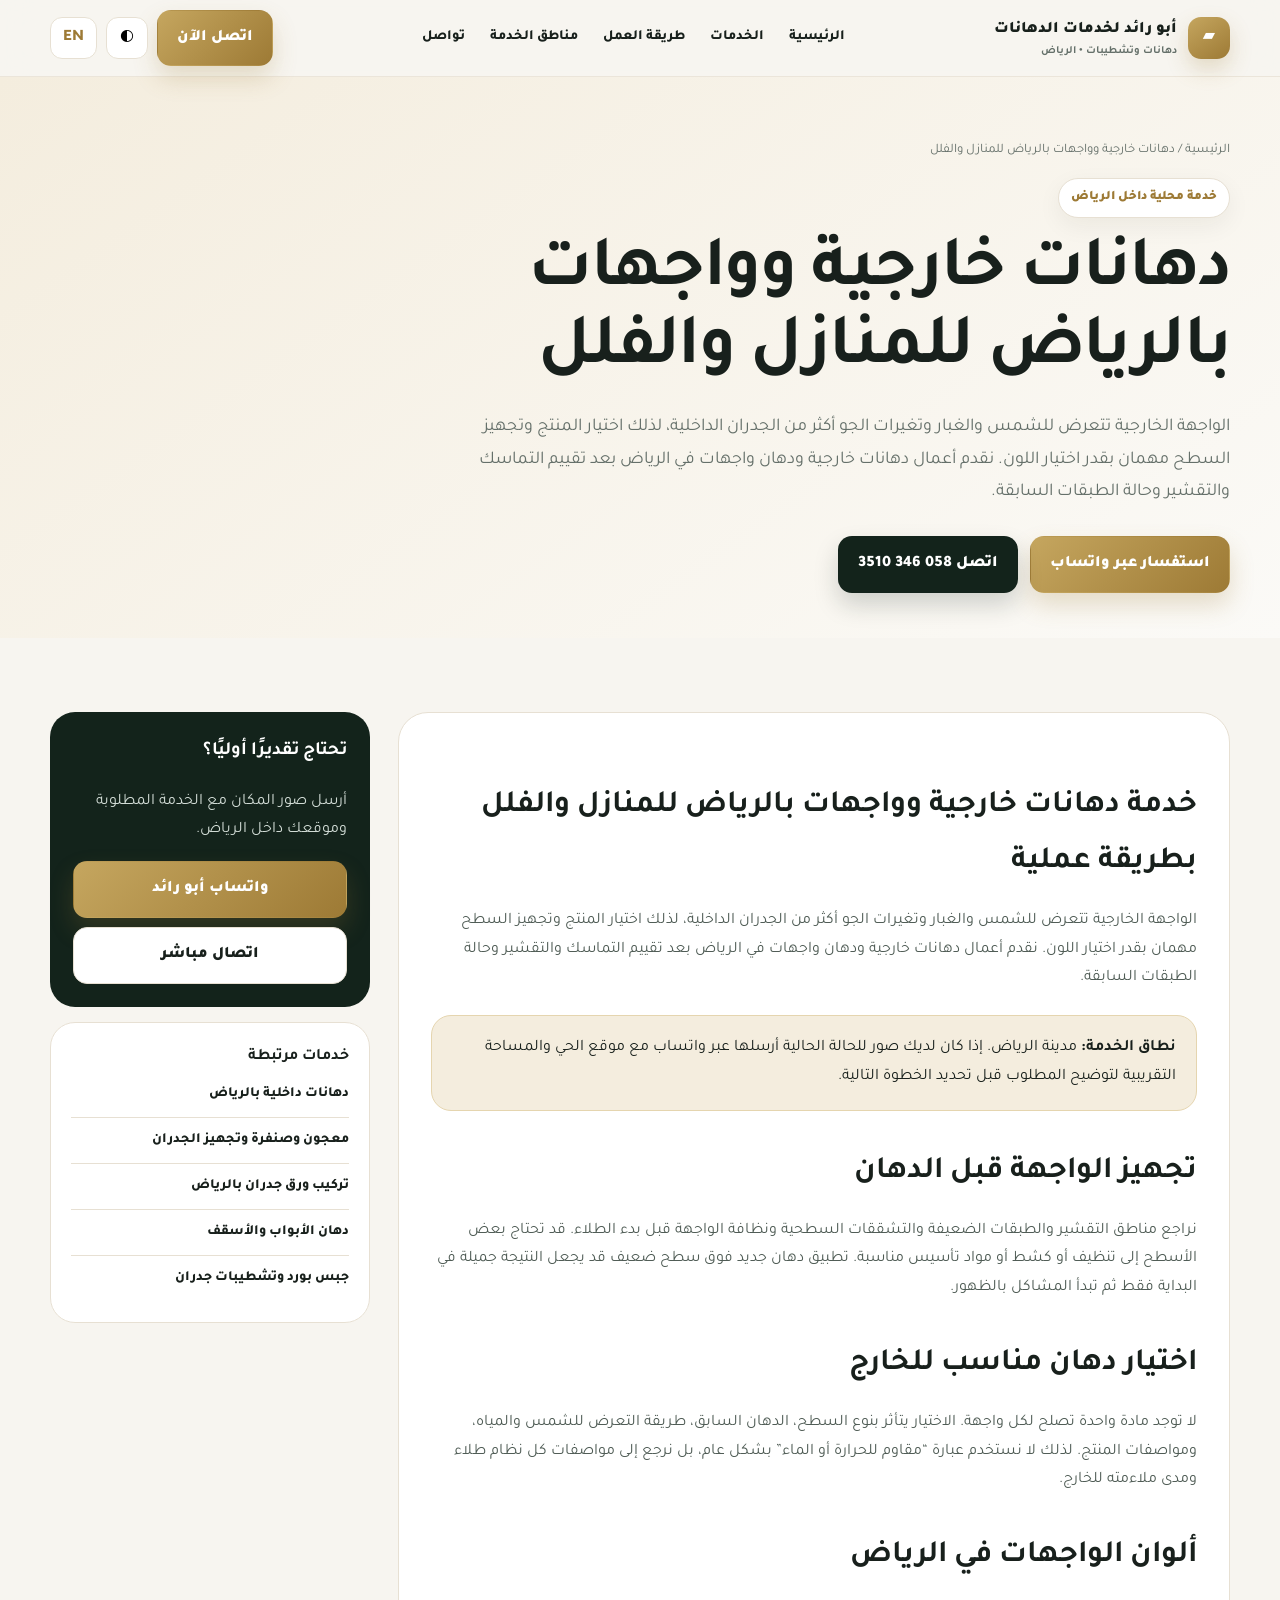
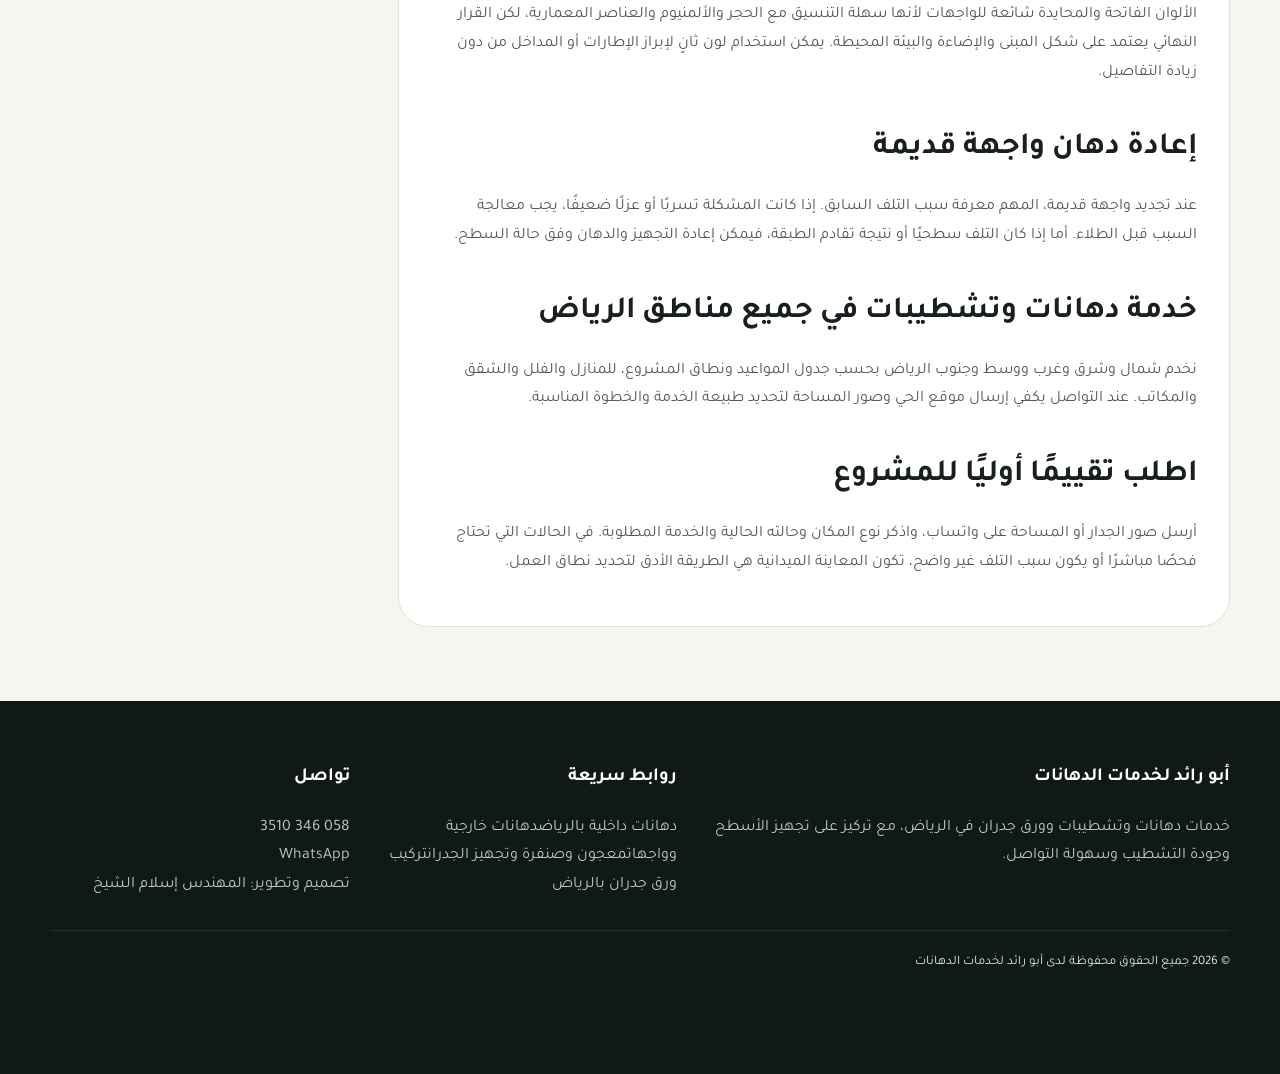
<file: exterior-painting-riyadh.html>
<!doctype html>
<html lang="ar" dir="rtl">
<head>
<meta charset="utf-8">
<meta name="viewport" content="width=device-width,initial-scale=1,viewport-fit=cover">
<title>دهانات خارجية وواجهات بالرياض | أبو رائد للدهانات</title>
<meta name="description" content="دهانات خارجية ودهان واجهات بالرياض للمنازل والفلل والمباني مع تجهيز الأسطح واختيار منتجات مناسبة للتعرض للشمس والغبار حسب مواصفات الشركة المصنعة.">
<meta name="robots" content="index,follow,max-image-preview:large,max-snippet:-1,max-video-preview:-1">
<link rel="canonical" href="https://aboraid-dhanat.com/exterior-painting-riyadh.html">
<meta property="og:type" content="website"><meta property="og:locale" content="ar_SA"><meta property="og:site_name" content="أبو رائد لخدمات الدهانات"><meta property="og:title" content="دهانات خارجية وواجهات بالرياض | أبو رائد للدهانات"><meta property="og:description" content="دهانات خارجية ودهان واجهات بالرياض للمنازل والفلل والمباني مع تجهيز الأسطح واختيار منتجات مناسبة للتعرض للشمس والغبار حسب مواصفات الشركة المصنعة."><meta property="og:url" content="https://aboraid-dhanat.com/exterior-painting-riyadh.html"><meta name="twitter:card" content="summary"><meta name="theme-color" content="#13231b"><link rel="icon" href="/favicon.svg" type="image/svg+xml"><link rel="preconnect" href="https://fonts.googleapis.com"><link rel="preconnect" href="https://fonts.gstatic.com" crossorigin><link href="https://fonts.googleapis.com/css2?family=Tajawal:wght@400;500;700;800;900&display=swap" rel="stylesheet"><link rel="stylesheet" href="/assets/style.css">
<script type="application/ld+json">{"@context":"https://schema.org","@graph":[{"@type":["LocalBusiness","HomeAndConstructionBusiness","HousePainter"],"@id":"https://aboraid-dhanat.com/#business","name":"أبو رائد لخدمات الدهانات","url":"https://aboraid-dhanat.com/","telephone":"+966583463510","areaServed":{"@type":"City","name":"الرياض"}},{"@type":"Service","@id":"https://aboraid-dhanat.com/exterior-painting-riyadh.html#service","name":"دهانات خارجية وواجهات بالرياض للمنازل والفلل","url":"https://aboraid-dhanat.com/exterior-painting-riyadh.html","provider":{"@id":"https://aboraid-dhanat.com/#business"},"areaServed":{"@type":"City","name":"الرياض"},"description":"دهانات خارجية ودهان واجهات بالرياض للمنازل والفلل والمباني مع تجهيز الأسطح واختيار منتجات مناسبة للتعرض للشمس والغبار حسب مواصفات الشركة المصنعة."},{"@type":"BreadcrumbList","itemListElement":[{"@type":"ListItem","position":1,"name":"الرئيسية","item":"https://aboraid-dhanat.com/"},{"@type":"ListItem","position":2,"name":"دهانات خارجية وواجهات بالرياض للمنازل والفلل","item":"https://aboraid-dhanat.com/exterior-painting-riyadh.html"}]}]}</script>
<script async src="https://www.googletagmanager.com/gtag/js?id=G-NW5F0V5C4S"></script><script>window.dataLayer=window.dataLayer||[];function gtag(){dataLayer.push(arguments)}gtag('js',new Date());gtag('config','G-NW5F0V5C4S');</script></head><body><a class="skip" href="#main">تجاوز إلى المحتوى</a>
<header class="site-header"><div class="container nav"><a class="brand" href="/" aria-label="أبو رائد لخدمات الدهانات"><span class="brand-mark" aria-hidden="true">▰</span><span>أبو رائد لخدمات الدهانات<small>دهانات وتشطيبات • الرياض</small></span></a><nav class="nav-links" aria-label="التنقل الرئيسي"><a href="/#home">الرئيسية</a><a href="/#services">الخدمات</a><a href="/#process">طريقة العمل</a><a href="/#areas">مناطق الخدمة</a><a href="/#contact">تواصل</a></nav><div class="nav-actions"><a class="btn btn-gold" href="tel:+966583463510">اتصل الآن</a><button class="icon-btn" type="button" data-theme-toggle aria-label="تبديل الوضع">◐</button><a class="lang-btn" href="/en.html" hreflang="en-SA">EN</a></div></div></header><main id="main"><section class="service-page-hero"><div class="container"><div class="breadcrumbs"><a href="/">الرئيسية</a> / دهانات خارجية وواجهات بالرياض للمنازل والفلل</div><span class="eyebrow">خدمة محلية داخل الرياض</span><h1 style="max-width:920px">دهانات خارجية وواجهات بالرياض للمنازل والفلل</h1><p class="lead">الواجهة الخارجية تتعرض للشمس والغبار وتغيرات الجو أكثر من الجدران الداخلية، لذلك اختيار المنتج وتجهيز السطح مهمان بقدر اختيار اللون. نقدم أعمال دهانات خارجية ودهان واجهات في الرياض بعد تقييم التماسك والتقشير وحالة الطبقات السابقة.</p><div class="cta-row"><a class="btn btn-gold" href="https://wa.me/966583463510?text=أرغب في الاستفسار عن: دهانات خارجية وواجهات بالرياض للمنازل والفلل">استفسار عبر واتساب</a><a class="btn btn-primary" href="tel:+966583463510">اتصل 058 346 3510</a></div></div></section><section><div class="container service-layout"><article class="article"><h2>خدمة دهانات خارجية وواجهات بالرياض للمنازل والفلل بطريقة عملية</h2><p>الواجهة الخارجية تتعرض للشمس والغبار وتغيرات الجو أكثر من الجدران الداخلية، لذلك اختيار المنتج وتجهيز السطح مهمان بقدر اختيار اللون. نقدم أعمال دهانات خارجية ودهان واجهات في الرياض بعد تقييم التماسك والتقشير وحالة الطبقات السابقة.</p><div class="callout"><strong>نطاق الخدمة:</strong> مدينة الرياض. إذا كان لديك صور للحالة الحالية أرسلها عبر واتساب مع موقع الحي والمساحة التقريبية لتوضيح المطلوب قبل تحديد الخطوة التالية.</div><h2>تجهيز الواجهة قبل الدهان</h2><p>نراجع مناطق التقشير والطبقات الضعيفة والتشققات السطحية ونظافة الواجهة قبل بدء الطلاء. قد تحتاج بعض الأسطح إلى تنظيف أو كشط أو مواد تأسيس مناسبة. تطبيق دهان جديد فوق سطح ضعيف قد يجعل النتيجة جميلة في البداية فقط ثم تبدأ المشاكل بالظهور.</p><h2>اختيار دهان مناسب للخارج</h2><p>لا توجد مادة واحدة تصلح لكل واجهة. الاختيار يتأثر بنوع السطح، الدهان السابق، طريقة التعرض للشمس والمياه، ومواصفات المنتج. لذلك لا نستخدم عبارة “مقاوم للحرارة أو الماء” بشكل عام، بل نرجع إلى مواصفات كل نظام طلاء ومدى ملاءمته للخارج.</p><h2>ألوان الواجهات في الرياض</h2><p>الألوان الفاتحة والمحايدة شائعة للواجهات لأنها سهلة التنسيق مع الحجر والألمنيوم والعناصر المعمارية، لكن القرار النهائي يعتمد على شكل المبنى والإضاءة والبيئة المحيطة. يمكن استخدام لون ثانٍ لإبراز الإطارات أو المداخل من دون زيادة التفاصيل.</p><h2>إعادة دهان واجهة قديمة</h2><p>عند تجديد واجهة قديمة، المهم معرفة سبب التلف السابق. إذا كانت المشكلة تسربًا أو عزلًا ضعيفًا، يجب معالجة السبب قبل الطلاء. أما إذا كان التلف سطحيًا أو نتيجة تقادم الطبقة، فيمكن إعادة التجهيز والدهان وفق حالة السطح.</p><h2>خدمة دهانات وتشطيبات في جميع مناطق الرياض</h2><p>نخدم شمال وشرق وغرب ووسط وجنوب الرياض بحسب جدول المواعيد ونطاق المشروع، للمنازل والفلل والشقق والمكاتب. عند التواصل يكفي إرسال موقع الحي وصور المساحة لتحديد طبيعة الخدمة والخطوة المناسبة.</p><h2>اطلب تقييمًا أوليًا للمشروع</h2><p>أرسل صور الجدار أو المساحة على واتساب، واذكر نوع المكان وحالته الحالية والخدمة المطلوبة. في الحالات التي تحتاج فحصًا مباشرًا أو يكون سبب التلف غير واضح، تكون المعاينة الميدانية هي الطريقة الأدق لتحديد نطاق العمل.</p></article><aside class="sidebar"><div class="side-box"><h3>تحتاج تقديرًا أوليًا؟</h3><p>أرسل صور المكان مع الخدمة المطلوبة وموقعك داخل الرياض.</p><a class="btn btn-gold" style="width:100%" href="https://wa.me/966583463510">واتساب أبو رائد</a><a class="btn btn-soft" style="width:100%;margin-top:9px;color:#18201c" href="tel:+966583463510">اتصال مباشر</a></div><div class="side-links"><strong>خدمات مرتبطة</strong><a href="/interior-painting-riyadh.html">دهانات داخلية بالرياض</a><a href="/wall-preparation-riyadh.html">معجون وصنفرة وتجهيز الجدران</a><a href="/wallpaper-riyadh.html">تركيب ورق جدران بالرياض</a><a href="/doors-ceilings-painting-riyadh.html">دهان الأبواب والأسقف</a><a href="/gypsum-board-riyadh.html">جبس بورد وتشطيبات جدران</a></div></aside></div></section></main><footer class="footer"><div class="container"><div class="footer-grid"><div><h3>أبو رائد لخدمات الدهانات</h3><p>خدمات دهانات وتشطيبات وورق جدران في الرياض، مع تركيز على تجهيز الأسطح وجودة التشطيب وسهولة التواصل.</p></div><div><h3>روابط سريعة</h3><a href="/interior-painting-riyadh.html">دهانات داخلية بالرياض</a><a href="/exterior-painting-riyadh.html">دهانات خارجية وواجهات</a><a href="/wall-preparation-riyadh.html">معجون وصنفرة وتجهيز الجدران</a><a href="/wallpaper-riyadh.html">تركيب ورق جدران بالرياض</a></div><div><h3>تواصل</h3><a href="tel:+966583463510">058 346 3510</a><br><a href="https://wa.me/966583463510">WhatsApp</a><br><a href="https://www.eslam-elshikh.com/">تصميم وتطوير: المهندس إسلام الشيخ</a></div></div><div class="copyright">© 2026 جميع الحقوق محفوظة لدى أبو رائد لخدمات الدهانات</div></div></footer><div class="mobile-bar"><a class="mobile-call" href="tel:+966583463510">اتصال</a><a class="mobile-wa" href="https://wa.me/966583463510">WhatsApp</a></div><script src="/assets/site.js" defer></script></body></html>
</file>
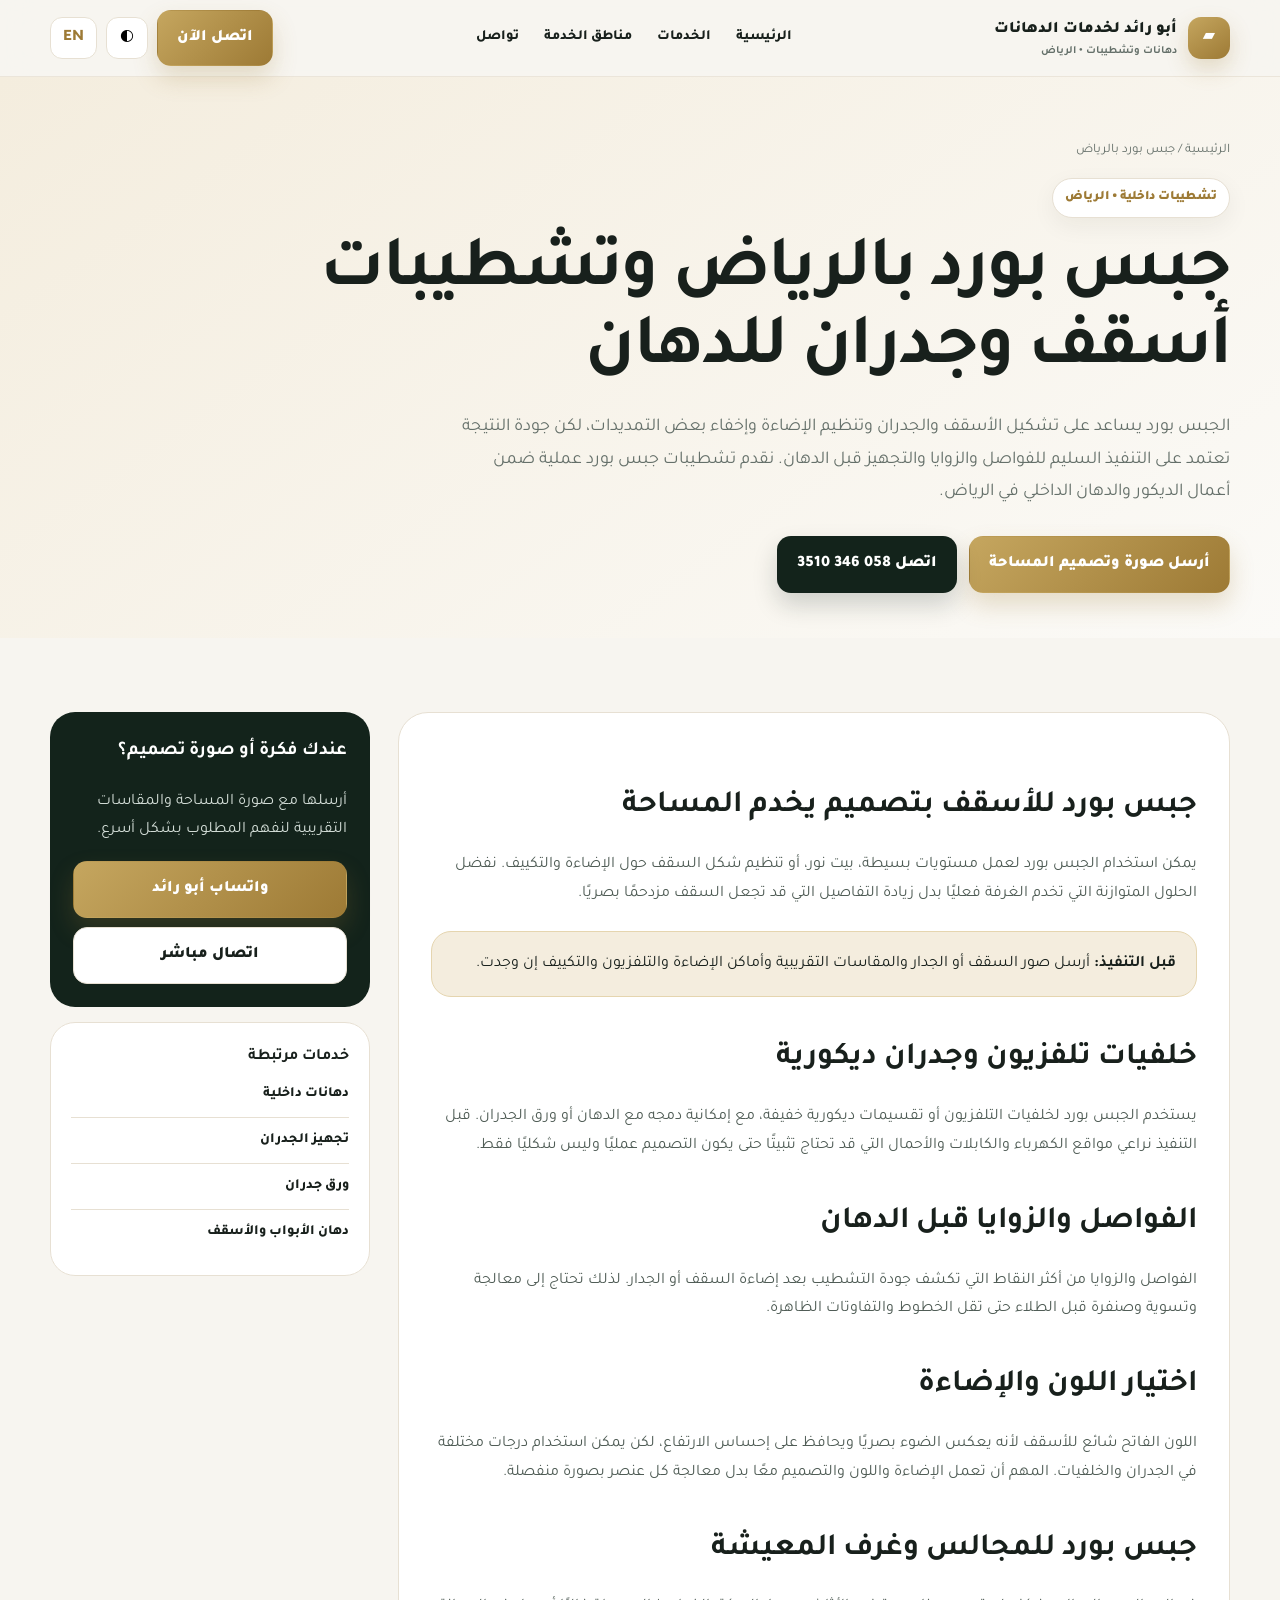
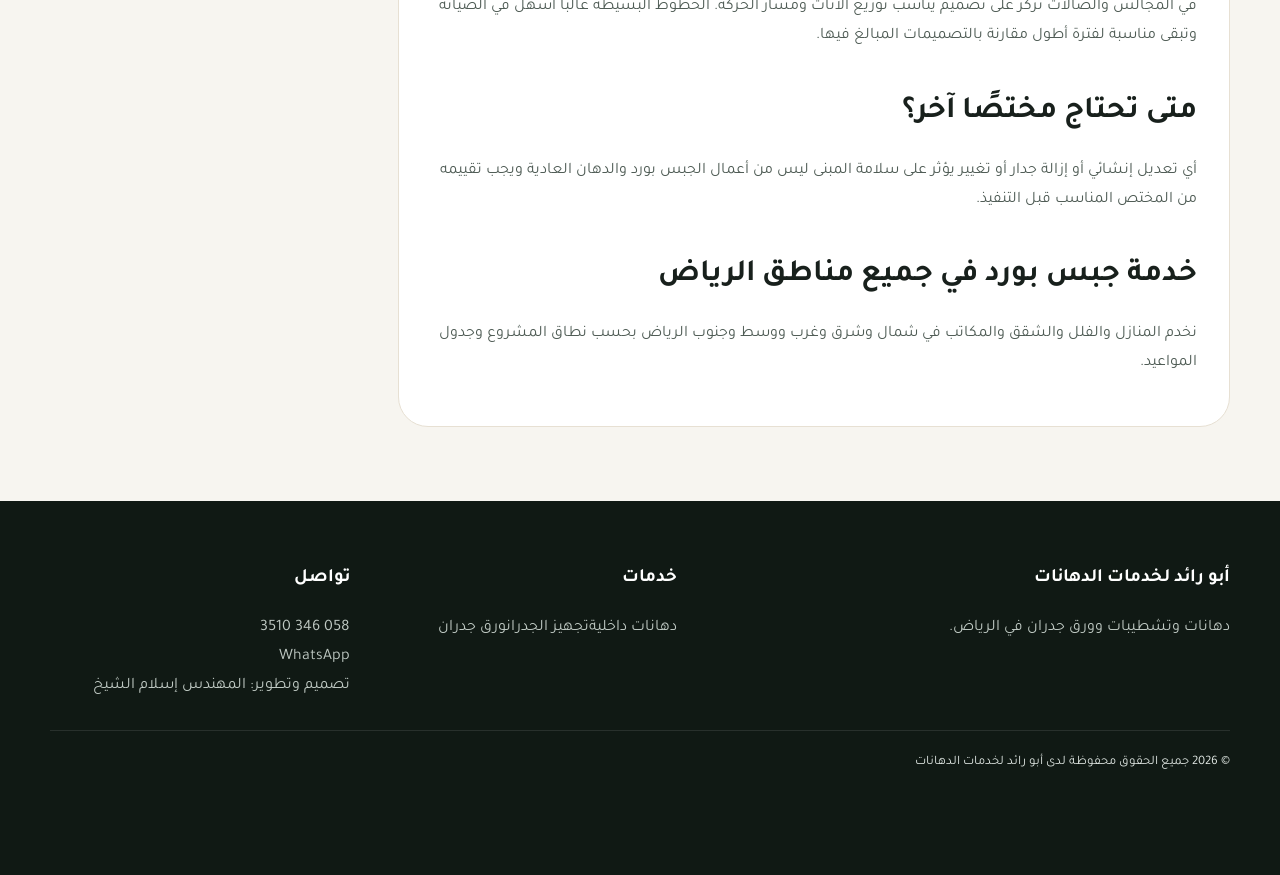
<file: gypsum-board-riyadh.html>
<!doctype html><html lang="ar" dir="rtl"><head><meta charset="utf-8"><meta name="viewport" content="width=device-width,initial-scale=1,viewport-fit=cover"><title>جبس بورد بالرياض | تشطيبات أسقف وجدران للدهان</title><meta name="description" content="تشطيبات جبس بورد بالرياض للأسقف والجدران وخلفيات التلفزيون وتجهيز الفواصل والزوايا للدهان ضمن أعمال الديكور والتشطيب الداخلي."><meta name="robots" content="index,follow,max-image-preview:large,max-snippet:-1,max-video-preview:-1"><link rel="canonical" href="https://aboraid-dhanat.com/gypsum-board-riyadh.html"><meta property="og:type" content="website"><meta property="og:locale" content="ar_SA"><meta property="og:site_name" content="أبو رائد لخدمات الدهانات"><meta property="og:title" content="جبس بورد بالرياض | تشطيبات أسقف وجدران للدهان"><meta property="og:description" content="تشطيبات جبس بورد بالرياض للأسقف والجدران وتجهيزها للدهان ضمن أعمال الديكور الداخلي."><meta property="og:url" content="https://aboraid-dhanat.com/gypsum-board-riyadh.html"><meta name="twitter:card" content="summary"><meta name="theme-color" content="#13231b"><link rel="icon" href="/favicon.svg" type="image/svg+xml"><link rel="preconnect" href="https://fonts.googleapis.com"><link rel="preconnect" href="https://fonts.gstatic.com" crossorigin><link href="https://fonts.googleapis.com/css2?family=Tajawal:wght@400;500;700;800;900&display=swap" rel="stylesheet"><link rel="stylesheet" href="/assets/style.css"><script type="application/ld+json">{"@context":"https://schema.org","@graph":[{"@type":["LocalBusiness","HomeAndConstructionBusiness","HousePainter"],"@id":"https://aboraid-dhanat.com/#business","name":"أبو رائد لخدمات الدهانات","url":"https://aboraid-dhanat.com/","telephone":"+966583463510","areaServed":{"@type":"City","name":"الرياض"}},{"@type":"Service","@id":"https://aboraid-dhanat.com/gypsum-board-riyadh.html#service","name":"جبس بورد بالرياض وتشطيبات أسقف وجدران للدهان","url":"https://aboraid-dhanat.com/gypsum-board-riyadh.html","provider":{"@id":"https://aboraid-dhanat.com/#business"},"areaServed":{"@type":"City","name":"الرياض"},"description":"تشطيبات جبس بورد بالرياض للأسقف والجدران وتجهيز الفواصل والزوايا للدهان ضمن أعمال الديكور الداخلي."},{"@type":"BreadcrumbList","itemListElement":[{"@type":"ListItem","position":1,"name":"الرئيسية","item":"https://aboraid-dhanat.com/"},{"@type":"ListItem","position":2,"name":"جبس بورد بالرياض","item":"https://aboraid-dhanat.com/gypsum-board-riyadh.html"}]}]}</script><script async src="https://www.googletagmanager.com/gtag/js?id=G-NW5F0V5C4S"></script><script>window.dataLayer=window.dataLayer||[];function gtag(){dataLayer.push(arguments)}gtag('js',new Date());gtag('config','G-NW5F0V5C4S');</script></head><body><a class="skip" href="#main">تجاوز إلى المحتوى</a><header class="site-header"><div class="container nav"><a class="brand" href="/"><span class="brand-mark">▰</span><span>أبو رائد لخدمات الدهانات<small>دهانات وتشطيبات • الرياض</small></span></a><nav class="nav-links"><a href="/#home">الرئيسية</a><a href="/#services">الخدمات</a><a href="/#areas">مناطق الخدمة</a><a href="/#contact">تواصل</a></nav><div class="nav-actions"><a class="btn btn-gold" href="tel:+966583463510">اتصل الآن</a><button class="icon-btn" type="button" data-theme-toggle aria-label="تبديل الوضع">◐</button><a class="lang-btn" href="/en.html">EN</a></div></div></header><main id="main"><section class="service-page-hero"><div class="container"><div class="breadcrumbs"><a href="/">الرئيسية</a> / جبس بورد بالرياض</div><span class="eyebrow">تشطيبات داخلية • الرياض</span><h1 style="max-width:920px">جبس بورد بالرياض وتشطيبات أسقف وجدران للدهان</h1><p class="lead">الجبس بورد يساعد على تشكيل الأسقف والجدران وتنظيم الإضاءة وإخفاء بعض التمديدات، لكن جودة النتيجة تعتمد على التنفيذ السليم للفواصل والزوايا والتجهيز قبل الدهان. نقدم تشطيبات جبس بورد عملية ضمن أعمال الديكور والدهان الداخلي في الرياض.</p><div class="cta-row"><a class="btn btn-gold" href="https://wa.me/966583463510?text=أرغب في خدمة جبس بورد بالرياض">أرسل صورة وتصميم المساحة</a><a class="btn btn-primary" href="tel:+966583463510">اتصل 058 346 3510</a></div></div></section><section><div class="container service-layout"><article class="article"><h2>جبس بورد للأسقف بتصميم يخدم المساحة</h2><p>يمكن استخدام الجبس بورد لعمل مستويات بسيطة، بيت نور، أو تنظيم شكل السقف حول الإضاءة والتكييف. نفضل الحلول المتوازنة التي تخدم الغرفة فعليًا بدل زيادة التفاصيل التي قد تجعل السقف مزدحمًا بصريًا.</p><div class="callout"><strong>قبل التنفيذ:</strong> أرسل صور السقف أو الجدار والمقاسات التقريبية وأماكن الإضاءة والتلفزيون والتكييف إن وجدت.</div><h2>خلفيات تلفزيون وجدران ديكورية</h2><p>يستخدم الجبس بورد لخلفيات التلفزيون أو تقسيمات ديكورية خفيفة، مع إمكانية دمجه مع الدهان أو ورق الجدران. قبل التنفيذ نراعي مواقع الكهرباء والكابلات والأحمال التي قد تحتاج تثبيتًا حتى يكون التصميم عمليًا وليس شكليًا فقط.</p><h2>الفواصل والزوايا قبل الدهان</h2><p>الفواصل والزوايا من أكثر النقاط التي تكشف جودة التشطيب بعد إضاءة السقف أو الجدار. لذلك تحتاج إلى معالجة وتسوية وصنفرة قبل الطلاء حتى تقل الخطوط والتفاوتات الظاهرة.</p><h2>اختيار اللون والإضاءة</h2><p>اللون الفاتح شائع للأسقف لأنه يعكس الضوء بصريًا ويحافظ على إحساس الارتفاع، لكن يمكن استخدام درجات مختلفة في الجدران والخلفيات. المهم أن تعمل الإضاءة واللون والتصميم معًا بدل معالجة كل عنصر بصورة منفصلة.</p><h2>جبس بورد للمجالس وغرف المعيشة</h2><p>في المجالس والصالات نركز على تصميم يناسب توزيع الأثاث ومسار الحركة. الخطوط البسيطة غالبًا أسهل في الصيانة وتبقى مناسبة لفترة أطول مقارنة بالتصميمات المبالغ فيها.</p><h2>متى تحتاج مختصًا آخر؟</h2><p>أي تعديل إنشائي أو إزالة جدار أو تغيير يؤثر على سلامة المبنى ليس من أعمال الجبس بورد والدهان العادية ويجب تقييمه من المختص المناسب قبل التنفيذ.</p><h2>خدمة جبس بورد في جميع مناطق الرياض</h2><p>نخدم المنازل والفلل والشقق والمكاتب في شمال وشرق وغرب ووسط وجنوب الرياض بحسب نطاق المشروع وجدول المواعيد.</p></article><aside class="sidebar"><div class="side-box"><h3>عندك فكرة أو صورة تصميم؟</h3><p>أرسلها مع صورة المساحة والمقاسات التقريبية لنفهم المطلوب بشكل أسرع.</p><a class="btn btn-gold" style="width:100%" href="https://wa.me/966583463510">واتساب أبو رائد</a><a class="btn btn-soft" style="width:100%;margin-top:9px;color:#18201c" href="tel:+966583463510">اتصال مباشر</a></div><div class="side-links"><strong>خدمات مرتبطة</strong><a href="/interior-painting-riyadh.html">دهانات داخلية</a><a href="/wall-preparation-riyadh.html">تجهيز الجدران</a><a href="/wallpaper-riyadh.html">ورق جدران</a><a href="/doors-ceilings-painting-riyadh.html">دهان الأبواب والأسقف</a></div></aside></div></section></main><footer class="footer"><div class="container"><div class="footer-grid"><div><h3>أبو رائد لخدمات الدهانات</h3><p>دهانات وتشطيبات وورق جدران في الرياض.</p></div><div><h3>خدمات</h3><a href="/interior-painting-riyadh.html">دهانات داخلية</a><a href="/wall-preparation-riyadh.html">تجهيز الجدران</a><a href="/wallpaper-riyadh.html">ورق جدران</a></div><div><h3>تواصل</h3><a href="tel:+966583463510">058 346 3510</a><br><a href="https://wa.me/966583463510">WhatsApp</a><br><a href="https://www.eslam-elshikh.com/">تصميم وتطوير: المهندس إسلام الشيخ</a></div></div><div class="copyright">© 2026 جميع الحقوق محفوظة لدى أبو رائد لخدمات الدهانات</div></div></footer><div class="mobile-bar"><a class="mobile-call" href="tel:+966583463510">اتصال</a><a class="mobile-wa" href="https://wa.me/966583463510">WhatsApp</a></div><script src="/assets/site.js" defer></script></body></html>
</file>
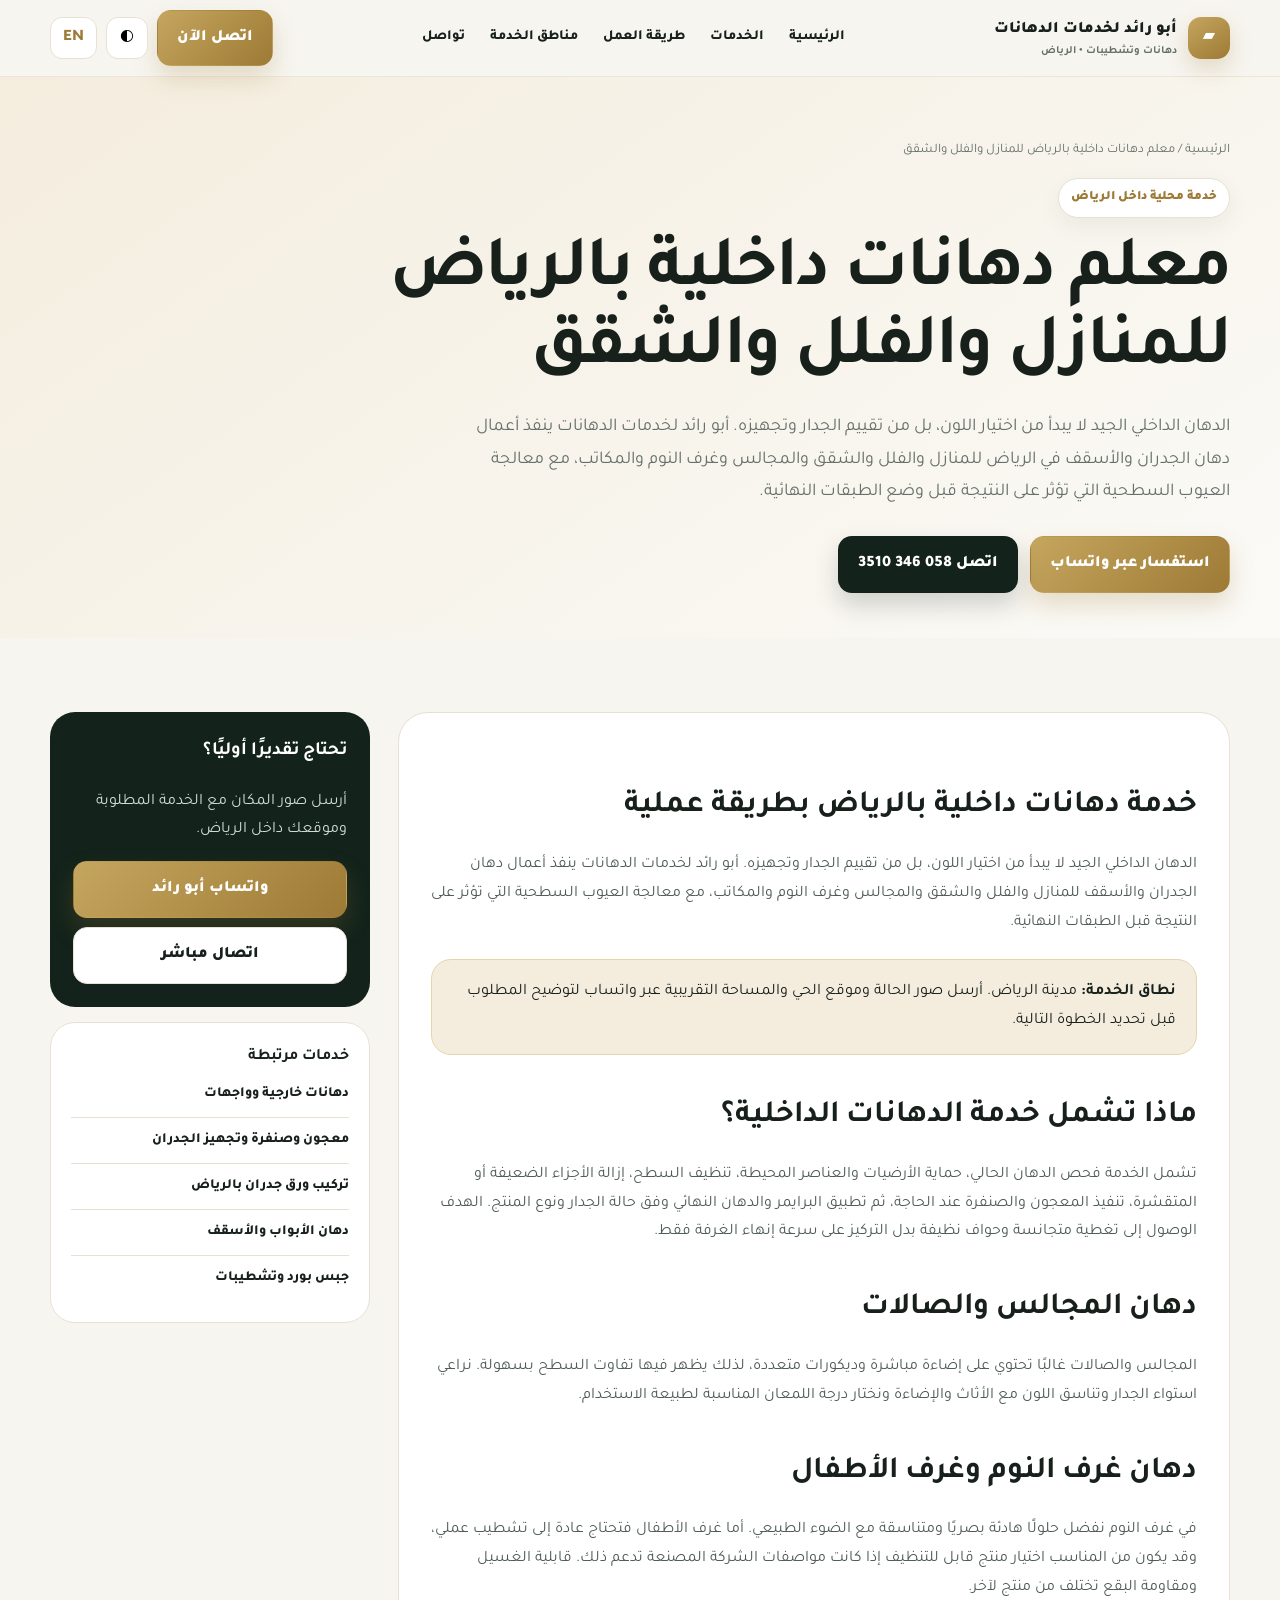
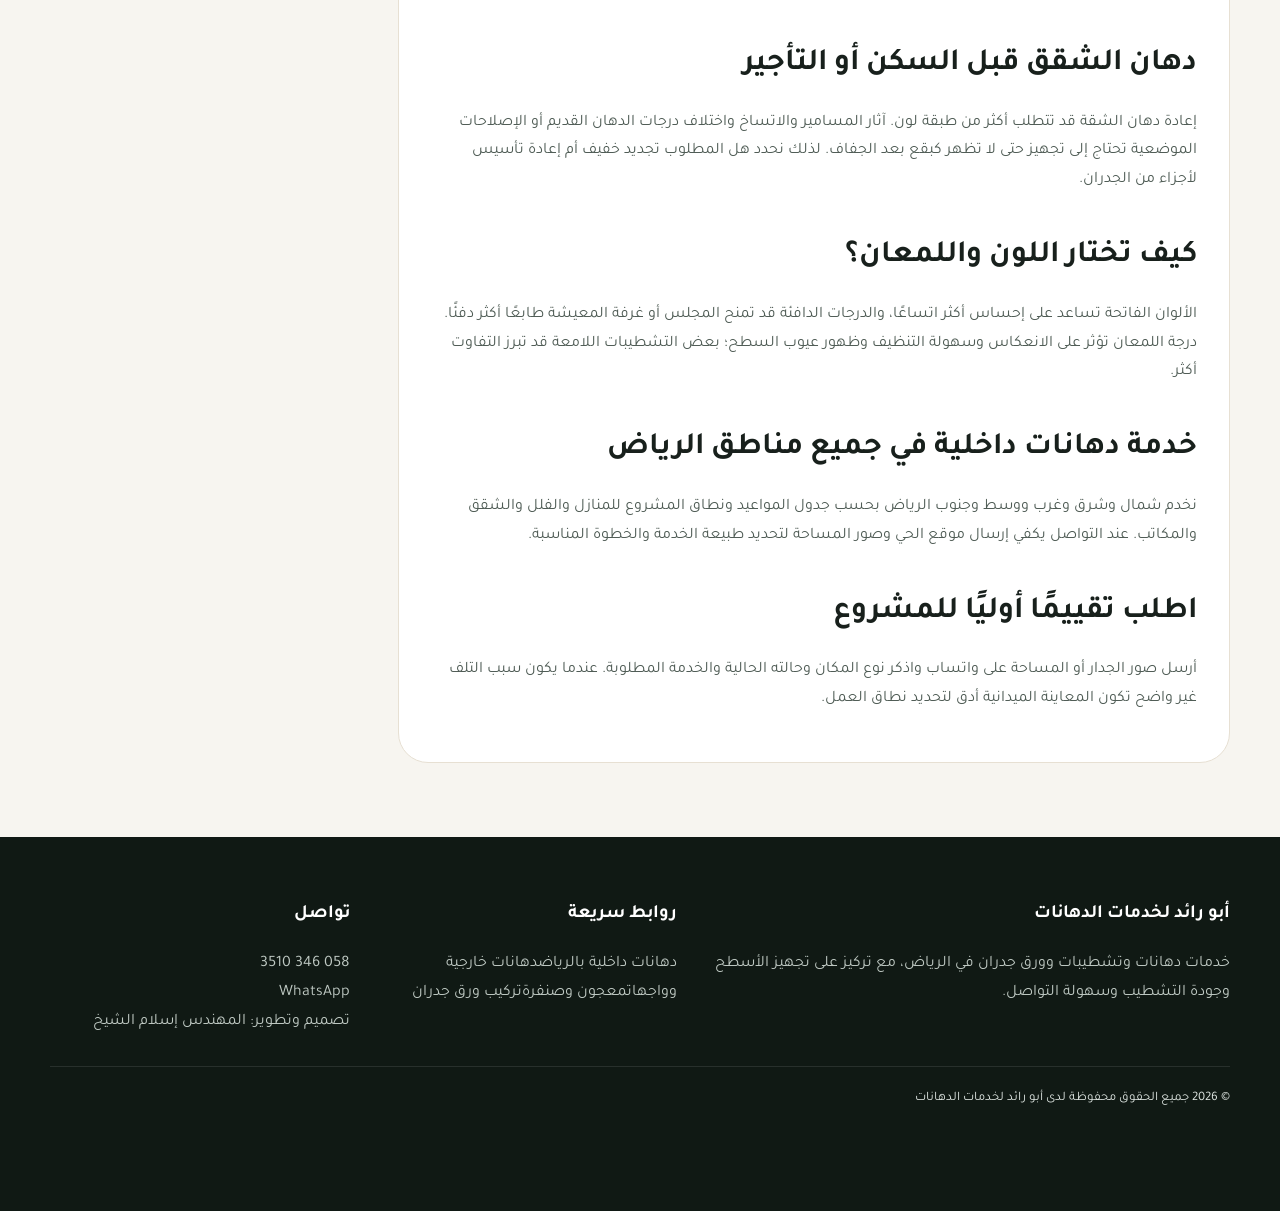
<file: interior-painting-riyadh.html>
<!doctype html>
<html lang="ar" dir="rtl">
<head>
<meta charset="utf-8">
<meta name="viewport" content="width=device-width,initial-scale=1,viewport-fit=cover">
<title>معلم دهانات داخلية بالرياض | دهان منازل وفلل وشقق</title>
<meta name="description" content="خدمة دهانات داخلية بالرياض للمنازل والفلل والشقق والمجالس وغرف النوم والمكاتب، مع تجهيز الجدران والمعجون والصنفرة واختيار درجة اللمعان المناسبة.">
<meta name="robots" content="index,follow,max-image-preview:large,max-snippet:-1,max-video-preview:-1">
<link rel="canonical" href="https://aboraid-dhanat.com/interior-painting-riyadh.html">
<meta property="og:type" content="website"><meta property="og:locale" content="ar_SA"><meta property="og:site_name" content="أبو رائد لخدمات الدهانات"><meta property="og:title" content="معلم دهانات داخلية بالرياض | دهان منازل وفلل وشقق"><meta property="og:description" content="خدمة دهانات داخلية بالرياض للمنازل والفلل والشقق والمجالس وغرف النوم والمكاتب، مع تجهيز الجدران والمعجون والصنفرة واختيار درجة اللمعان المناسبة."><meta property="og:url" content="https://aboraid-dhanat.com/interior-painting-riyadh.html"><meta name="twitter:card" content="summary"><meta name="theme-color" content="#13231b"><link rel="icon" href="/favicon.svg" type="image/svg+xml"><link rel="preconnect" href="https://fonts.googleapis.com"><link rel="preconnect" href="https://fonts.gstatic.com" crossorigin><link href="https://fonts.googleapis.com/css2?family=Tajawal:wght@400;500;700;800;900&display=swap" rel="stylesheet"><link rel="stylesheet" href="/assets/style.css">
<script type="application/ld+json">{"@context":"https://schema.org","@graph":[{"@type":["LocalBusiness","HomeAndConstructionBusiness","HousePainter"],"@id":"https://aboraid-dhanat.com/#business","name":"أبو رائد لخدمات الدهانات","url":"https://aboraid-dhanat.com/","telephone":"+966583463510","areaServed":{"@type":"City","name":"الرياض"}},{"@type":"Service","@id":"https://aboraid-dhanat.com/interior-painting-riyadh.html#service","name":"معلم دهانات داخلية بالرياض للمنازل والفلل والشقق","url":"https://aboraid-dhanat.com/interior-painting-riyadh.html","provider":{"@id":"https://aboraid-dhanat.com/#business"},"areaServed":{"@type":"City","name":"الرياض"},"description":"خدمة دهانات داخلية بالرياض للمنازل والفلل والشقق والمجالس وغرف النوم والمكاتب، مع تجهيز الجدران والمعجون والصنفرة واختيار درجة اللمعان المناسبة."},{"@type":"BreadcrumbList","itemListElement":[{"@type":"ListItem","position":1,"name":"الرئيسية","item":"https://aboraid-dhanat.com/"},{"@type":"ListItem","position":2,"name":"معلم دهانات داخلية بالرياض للمنازل والفلل والشقق","item":"https://aboraid-dhanat.com/interior-painting-riyadh.html"}]}]}</script>
<script async src="https://www.googletagmanager.com/gtag/js?id=G-NW5F0V5C4S"></script><script>window.dataLayer=window.dataLayer||[];function gtag(){dataLayer.push(arguments)}gtag('js',new Date());gtag('config','G-NW5F0V5C4S');</script></head><body><a class="skip" href="#main">تجاوز إلى المحتوى</a>
<header class="site-header"><div class="container nav"><a class="brand" href="/" aria-label="أبو رائد لخدمات الدهانات"><span class="brand-mark" aria-hidden="true">▰</span><span>أبو رائد لخدمات الدهانات<small>دهانات وتشطيبات • الرياض</small></span></a><nav class="nav-links" aria-label="التنقل الرئيسي"><a href="/#home">الرئيسية</a><a href="/#services">الخدمات</a><a href="/#process">طريقة العمل</a><a href="/#areas">مناطق الخدمة</a><a href="/#contact">تواصل</a></nav><div class="nav-actions"><a class="btn btn-gold" href="tel:+966583463510">اتصل الآن</a><button class="icon-btn" type="button" data-theme-toggle aria-label="تبديل الوضع">◐</button><a class="lang-btn" href="/en.html" hreflang="en-SA">EN</a></div></div></header><main id="main"><section class="service-page-hero"><div class="container"><div class="breadcrumbs"><a href="/">الرئيسية</a> / معلم دهانات داخلية بالرياض للمنازل والفلل والشقق</div><span class="eyebrow">خدمة محلية داخل الرياض</span><h1 style="max-width:920px">معلم دهانات داخلية بالرياض للمنازل والفلل والشقق</h1><p class="lead">الدهان الداخلي الجيد لا يبدأ من اختيار اللون، بل من تقييم الجدار وتجهيزه. أبو رائد لخدمات الدهانات ينفذ أعمال دهان الجدران والأسقف في الرياض للمنازل والفلل والشقق والمجالس وغرف النوم والمكاتب، مع معالجة العيوب السطحية التي تؤثر على النتيجة قبل وضع الطبقات النهائية.</p><div class="cta-row"><a class="btn btn-gold" href="https://wa.me/966583463510?text=أرغب في الاستفسار عن: معلم دهانات داخلية بالرياض للمنازل والفلل والشقق">استفسار عبر واتساب</a><a class="btn btn-primary" href="tel:+966583463510">اتصل 058 346 3510</a></div></div></section><section><div class="container service-layout"><article class="article"><h2>خدمة دهانات داخلية بالرياض بطريقة عملية</h2><p>الدهان الداخلي الجيد لا يبدأ من اختيار اللون، بل من تقييم الجدار وتجهيزه. أبو رائد لخدمات الدهانات ينفذ أعمال دهان الجدران والأسقف للمنازل والفلل والشقق والمجالس وغرف النوم والمكاتب، مع معالجة العيوب السطحية التي تؤثر على النتيجة قبل الطبقات النهائية.</p><div class="callout"><strong>نطاق الخدمة:</strong> مدينة الرياض. أرسل صور الحالة وموقع الحي والمساحة التقريبية عبر واتساب لتوضيح المطلوب قبل تحديد الخطوة التالية.</div><h2>ماذا تشمل خدمة الدهانات الداخلية؟</h2><p>تشمل الخدمة فحص الدهان الحالي، حماية الأرضيات والعناصر المحيطة، تنظيف السطح، إزالة الأجزاء الضعيفة أو المتقشرة، تنفيذ المعجون والصنفرة عند الحاجة، ثم تطبيق البرايمر والدهان النهائي وفق حالة الجدار ونوع المنتج. الهدف الوصول إلى تغطية متجانسة وحواف نظيفة بدل التركيز على سرعة إنهاء الغرفة فقط.</p><h2>دهان المجالس والصالات</h2><p>المجالس والصالات غالبًا تحتوي على إضاءة مباشرة وديكورات متعددة، لذلك يظهر فيها تفاوت السطح بسهولة. نراعي استواء الجدار وتناسق اللون مع الأثاث والإضاءة ونختار درجة اللمعان المناسبة لطبيعة الاستخدام.</p><h2>دهان غرف النوم وغرف الأطفال</h2><p>في غرف النوم نفضل حلولًا هادئة بصريًا ومتناسقة مع الضوء الطبيعي. أما غرف الأطفال فتحتاج عادة إلى تشطيب عملي، وقد يكون من المناسب اختيار منتج قابل للتنظيف إذا كانت مواصفات الشركة المصنعة تدعم ذلك. قابلية الغسيل ومقاومة البقع تختلف من منتج لآخر.</p><h2>دهان الشقق قبل السكن أو التأجير</h2><p>إعادة دهان الشقة قد تتطلب أكثر من طبقة لون. آثار المسامير والاتساخ واختلاف درجات الدهان القديم أو الإصلاحات الموضعية تحتاج إلى تجهيز حتى لا تظهر كبقع بعد الجفاف. لذلك نحدد هل المطلوب تجديد خفيف أم إعادة تأسيس لأجزاء من الجدران.</p><h2>كيف تختار اللون واللمعان؟</h2><p>الألوان الفاتحة تساعد على إحساس أكثر اتساعًا، والدرجات الدافئة قد تمنح المجلس أو غرفة المعيشة طابعًا أكثر دفئًا. درجة اللمعان تؤثر على الانعكاس وسهولة التنظيف وظهور عيوب السطح؛ بعض التشطيبات اللامعة قد تبرز التفاوت أكثر.</p><h2>خدمة دهانات داخلية في جميع مناطق الرياض</h2><p>نخدم شمال وشرق وغرب ووسط وجنوب الرياض بحسب جدول المواعيد ونطاق المشروع للمنازل والفلل والشقق والمكاتب. عند التواصل يكفي إرسال موقع الحي وصور المساحة لتحديد طبيعة الخدمة والخطوة المناسبة.</p><h2>اطلب تقييمًا أوليًا للمشروع</h2><p>أرسل صور الجدار أو المساحة على واتساب واذكر نوع المكان وحالته الحالية والخدمة المطلوبة. عندما يكون سبب التلف غير واضح تكون المعاينة الميدانية أدق لتحديد نطاق العمل.</p></article><aside class="sidebar"><div class="side-box"><h3>تحتاج تقديرًا أوليًا؟</h3><p>أرسل صور المكان مع الخدمة المطلوبة وموقعك داخل الرياض.</p><a class="btn btn-gold" style="width:100%" href="https://wa.me/966583463510">واتساب أبو رائد</a><a class="btn btn-soft" style="width:100%;margin-top:9px;color:#18201c" href="tel:+966583463510">اتصال مباشر</a></div><div class="side-links"><strong>خدمات مرتبطة</strong><a href="/exterior-painting-riyadh.html">دهانات خارجية وواجهات</a><a href="/wall-preparation-riyadh.html">معجون وصنفرة وتجهيز الجدران</a><a href="/wallpaper-riyadh.html">تركيب ورق جدران بالرياض</a><a href="/doors-ceilings-painting-riyadh.html">دهان الأبواب والأسقف</a><a href="/gypsum-board-riyadh.html">جبس بورد وتشطيبات</a></div></aside></div></section></main><footer class="footer"><div class="container"><div class="footer-grid"><div><h3>أبو رائد لخدمات الدهانات</h3><p>خدمات دهانات وتشطيبات وورق جدران في الرياض، مع تركيز على تجهيز الأسطح وجودة التشطيب وسهولة التواصل.</p></div><div><h3>روابط سريعة</h3><a href="/interior-painting-riyadh.html">دهانات داخلية بالرياض</a><a href="/exterior-painting-riyadh.html">دهانات خارجية وواجهات</a><a href="/wall-preparation-riyadh.html">معجون وصنفرة</a><a href="/wallpaper-riyadh.html">تركيب ورق جدران</a></div><div><h3>تواصل</h3><a href="tel:+966583463510">058 346 3510</a><br><a href="https://wa.me/966583463510">WhatsApp</a><br><a href="https://www.eslam-elshikh.com/">تصميم وتطوير: المهندس إسلام الشيخ</a></div></div><div class="copyright">© 2026 جميع الحقوق محفوظة لدى أبو رائد لخدمات الدهانات</div></div></footer><div class="mobile-bar"><a class="mobile-call" href="tel:+966583463510">اتصال</a><a class="mobile-wa" href="https://wa.me/966583463510">WhatsApp</a></div><script src="/assets/site.js" defer></script></body></html>
</file>
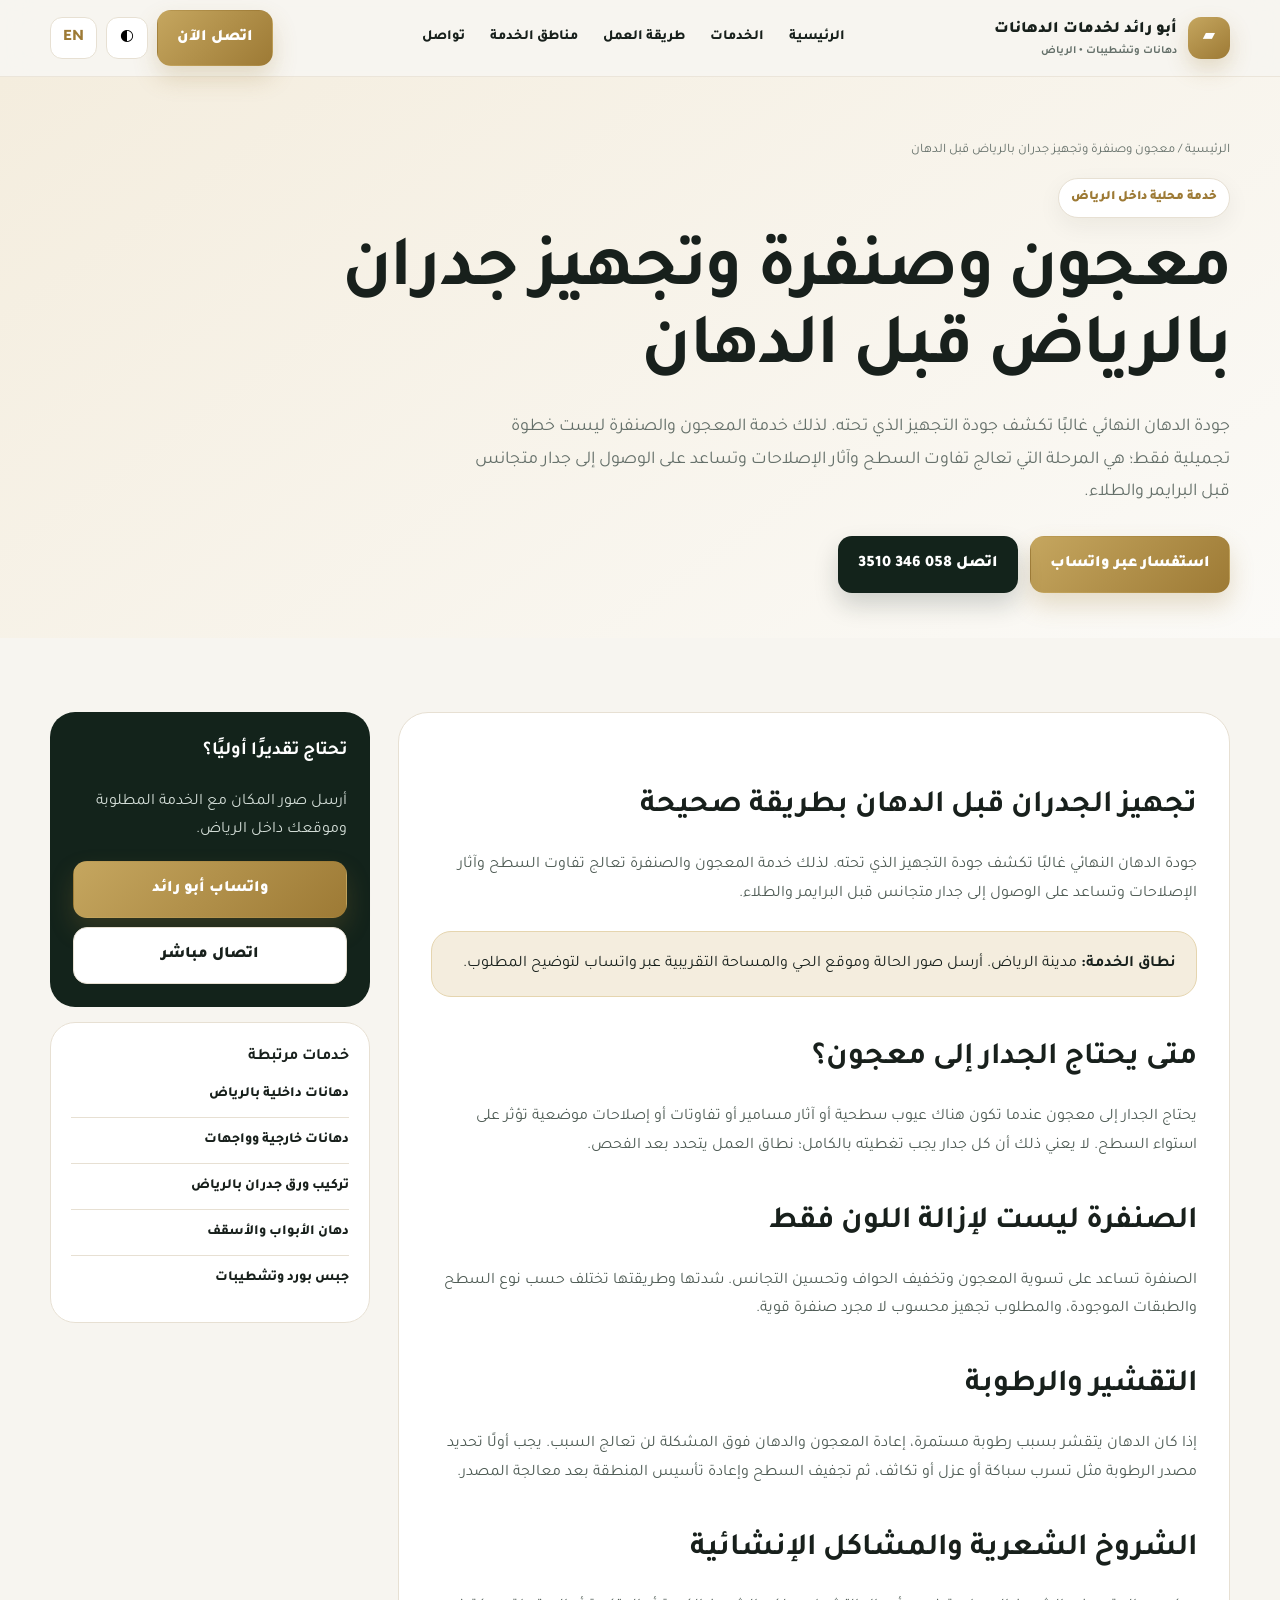
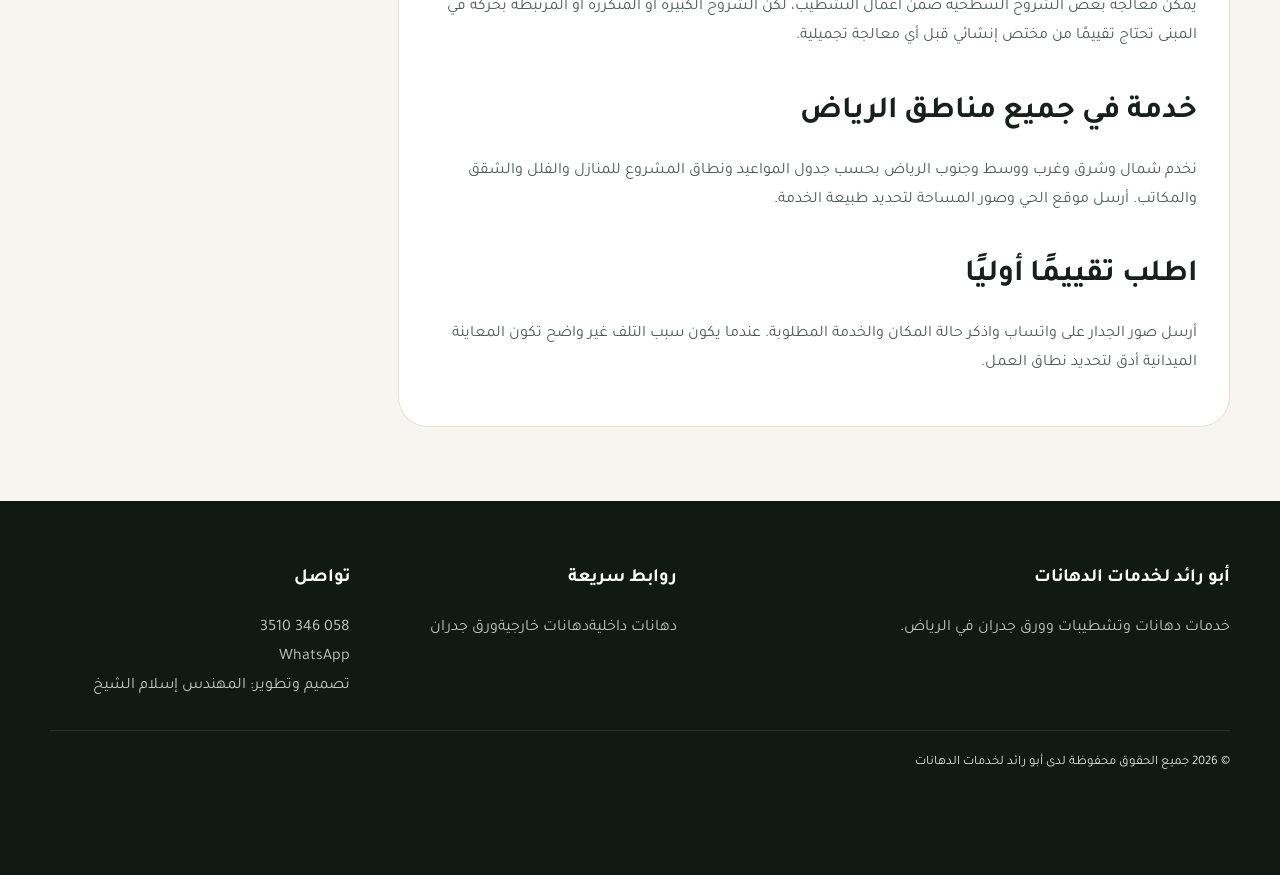
<file: wall-preparation-riyadh.html>
<!doctype html>
<html lang="ar" dir="rtl">
<head>
<meta charset="utf-8"><meta name="viewport" content="width=device-width,initial-scale=1,viewport-fit=cover">
<title>معجون وصنفرة وتجهيز جدران بالرياض قبل الدهان</title><meta name="description" content="خدمة معجون وصنفرة وتجهيز الجدران بالرياض: معالجة التقشير والعيوب السطحية والشروخ الشعرية وتجهيز الحوائط قبل البرايمر والدهانات النهائية."><meta name="robots" content="index,follow,max-image-preview:large,max-snippet:-1,max-video-preview:-1"><link rel="canonical" href="https://aboraid-dhanat.com/wall-preparation-riyadh.html"><meta property="og:type" content="website"><meta property="og:locale" content="ar_SA"><meta property="og:site_name" content="أبو رائد لخدمات الدهانات"><meta property="og:title" content="معجون وصنفرة وتجهيز جدران بالرياض قبل الدهان"><meta property="og:description" content="خدمة معجون وصنفرة وتجهيز الجدران بالرياض: معالجة التقشير والعيوب السطحية والشروخ الشعرية وتجهيز الحوائط قبل البرايمر والدهانات النهائية."><meta property="og:url" content="https://aboraid-dhanat.com/wall-preparation-riyadh.html"><meta name="twitter:card" content="summary"><meta name="theme-color" content="#13231b"><link rel="icon" href="/favicon.svg" type="image/svg+xml"><link rel="preconnect" href="https://fonts.googleapis.com"><link rel="preconnect" href="https://fonts.gstatic.com" crossorigin><link href="https://fonts.googleapis.com/css2?family=Tajawal:wght@400;500;700;800;900&display=swap" rel="stylesheet"><link rel="stylesheet" href="/assets/style.css"><script type="application/ld+json">{"@context":"https://schema.org","@graph":[{"@type":["LocalBusiness","HomeAndConstructionBusiness","HousePainter"],"@id":"https://aboraid-dhanat.com/#business","name":"أبو رائد لخدمات الدهانات","url":"https://aboraid-dhanat.com/","telephone":"+966583463510","areaServed":{"@type":"City","name":"الرياض"}},{"@type":"Service","@id":"https://aboraid-dhanat.com/wall-preparation-riyadh.html#service","name":"معجون وصنفرة وتجهيز جدران بالرياض قبل الدهان","url":"https://aboraid-dhanat.com/wall-preparation-riyadh.html","provider":{"@id":"https://aboraid-dhanat.com/#business"},"areaServed":{"@type":"City","name":"الرياض"},"description":"خدمة معجون وصنفرة وتجهيز الجدران بالرياض: معالجة التقشير والعيوب السطحية والشروخ الشعرية وتجهيز الحوائط قبل البرايمر والدهانات النهائية."},{"@type":"BreadcrumbList","itemListElement":[{"@type":"ListItem","position":1,"name":"الرئيسية","item":"https://aboraid-dhanat.com/"},{"@type":"ListItem","position":2,"name":"معجون وصنفرة وتجهيز جدران بالرياض قبل الدهان","item":"https://aboraid-dhanat.com/wall-preparation-riyadh.html"}]}]}</script><script async src="https://www.googletagmanager.com/gtag/js?id=G-NW5F0V5C4S"></script><script>window.dataLayer=window.dataLayer||[];function gtag(){dataLayer.push(arguments)}gtag('js',new Date());gtag('config','G-NW5F0V5C4S');</script></head><body><a class="skip" href="#main">تجاوز إلى المحتوى</a><header class="site-header"><div class="container nav"><a class="brand" href="/"><span class="brand-mark">▰</span><span>أبو رائد لخدمات الدهانات<small>دهانات وتشطيبات • الرياض</small></span></a><nav class="nav-links"><a href="/#home">الرئيسية</a><a href="/#services">الخدمات</a><a href="/#process">طريقة العمل</a><a href="/#areas">مناطق الخدمة</a><a href="/#contact">تواصل</a></nav><div class="nav-actions"><a class="btn btn-gold" href="tel:+966583463510">اتصل الآن</a><button class="icon-btn" type="button" data-theme-toggle aria-label="تبديل الوضع">◐</button><a class="lang-btn" href="/en.html">EN</a></div></div></header><main id="main"><section class="service-page-hero"><div class="container"><div class="breadcrumbs"><a href="/">الرئيسية</a> / معجون وصنفرة وتجهيز جدران بالرياض قبل الدهان</div><span class="eyebrow">خدمة محلية داخل الرياض</span><h1 style="max-width:920px">معجون وصنفرة وتجهيز جدران بالرياض قبل الدهان</h1><p class="lead">جودة الدهان النهائي غالبًا تكشف جودة التجهيز الذي تحته. لذلك خدمة المعجون والصنفرة ليست خطوة تجميلية فقط؛ هي المرحلة التي تعالج تفاوت السطح وآثار الإصلاحات وتساعد على الوصول إلى جدار متجانس قبل البرايمر والطلاء.</p><div class="cta-row"><a class="btn btn-gold" href="https://wa.me/966583463510?text=أرغب في الاستفسار عن تجهيز الجدران قبل الدهان">استفسار عبر واتساب</a><a class="btn btn-primary" href="tel:+966583463510">اتصل 058 346 3510</a></div></div></section><section><div class="container service-layout"><article class="article"><h2>تجهيز الجدران قبل الدهان بطريقة صحيحة</h2><p>جودة الدهان النهائي غالبًا تكشف جودة التجهيز الذي تحته. لذلك خدمة المعجون والصنفرة تعالج تفاوت السطح وآثار الإصلاحات وتساعد على الوصول إلى جدار متجانس قبل البرايمر والطلاء.</p><div class="callout"><strong>نطاق الخدمة:</strong> مدينة الرياض. أرسل صور الحالة وموقع الحي والمساحة التقريبية عبر واتساب لتوضيح المطلوب.</div><h2>متى يحتاج الجدار إلى معجون؟</h2><p>يحتاج الجدار إلى معجون عندما تكون هناك عيوب سطحية أو آثار مسامير أو تفاوتات أو إصلاحات موضعية تؤثر على استواء السطح. لا يعني ذلك أن كل جدار يجب تغطيته بالكامل؛ نطاق العمل يتحدد بعد الفحص.</p><h2>الصنفرة ليست لإزالة اللون فقط</h2><p>الصنفرة تساعد على تسوية المعجون وتخفيف الحواف وتحسين التجانس. شدتها وطريقتها تختلف حسب نوع السطح والطبقات الموجودة، والمطلوب تجهيز محسوب لا مجرد صنفرة قوية.</p><h2>التقشير والرطوبة</h2><p>إذا كان الدهان يتقشر بسبب رطوبة مستمرة، إعادة المعجون والدهان فوق المشكلة لن تعالج السبب. يجب أولًا تحديد مصدر الرطوبة مثل تسرب سباكة أو عزل أو تكاثف، ثم تجفيف السطح وإعادة تأسيس المنطقة بعد معالجة المصدر.</p><h2>الشروخ الشعرية والمشاكل الإنشائية</h2><p>يمكن معالجة بعض الشروخ السطحية ضمن أعمال التشطيب، لكن الشروخ الكبيرة أو المتكررة أو المرتبطة بحركة في المبنى تحتاج تقييمًا من مختص إنشائي قبل أي معالجة تجميلية.</p><h2>خدمة في جميع مناطق الرياض</h2><p>نخدم شمال وشرق وغرب ووسط وجنوب الرياض بحسب جدول المواعيد ونطاق المشروع للمنازل والفلل والشقق والمكاتب. أرسل موقع الحي وصور المساحة لتحديد طبيعة الخدمة.</p><h2>اطلب تقييمًا أوليًا</h2><p>أرسل صور الجدار على واتساب واذكر حالة المكان والخدمة المطلوبة. عندما يكون سبب التلف غير واضح تكون المعاينة الميدانية أدق لتحديد نطاق العمل.</p></article><aside class="sidebar"><div class="side-box"><h3>تحتاج تقديرًا أوليًا؟</h3><p>أرسل صور المكان مع الخدمة المطلوبة وموقعك داخل الرياض.</p><a class="btn btn-gold" style="width:100%" href="https://wa.me/966583463510">واتساب أبو رائد</a><a class="btn btn-soft" style="width:100%;margin-top:9px;color:#18201c" href="tel:+966583463510">اتصال مباشر</a></div><div class="side-links"><strong>خدمات مرتبطة</strong><a href="/interior-painting-riyadh.html">دهانات داخلية بالرياض</a><a href="/exterior-painting-riyadh.html">دهانات خارجية وواجهات</a><a href="/wallpaper-riyadh.html">تركيب ورق جدران بالرياض</a><a href="/doors-ceilings-painting-riyadh.html">دهان الأبواب والأسقف</a><a href="/gypsum-board-riyadh.html">جبس بورد وتشطيبات</a></div></aside></div></section></main><footer class="footer"><div class="container"><div class="footer-grid"><div><h3>أبو رائد لخدمات الدهانات</h3><p>خدمات دهانات وتشطيبات وورق جدران في الرياض.</p></div><div><h3>روابط سريعة</h3><a href="/interior-painting-riyadh.html">دهانات داخلية</a><a href="/exterior-painting-riyadh.html">دهانات خارجية</a><a href="/wallpaper-riyadh.html">ورق جدران</a></div><div><h3>تواصل</h3><a href="tel:+966583463510">058 346 3510</a><br><a href="https://wa.me/966583463510">WhatsApp</a><br><a href="https://www.eslam-elshikh.com/">تصميم وتطوير: المهندس إسلام الشيخ</a></div></div><div class="copyright">© 2026 جميع الحقوق محفوظة لدى أبو رائد لخدمات الدهانات</div></div></footer><div class="mobile-bar"><a class="mobile-call" href="tel:+966583463510">اتصال</a><a class="mobile-wa" href="https://wa.me/966583463510">WhatsApp</a></div><script src="/assets/site.js" defer></script></body></html>
</file>
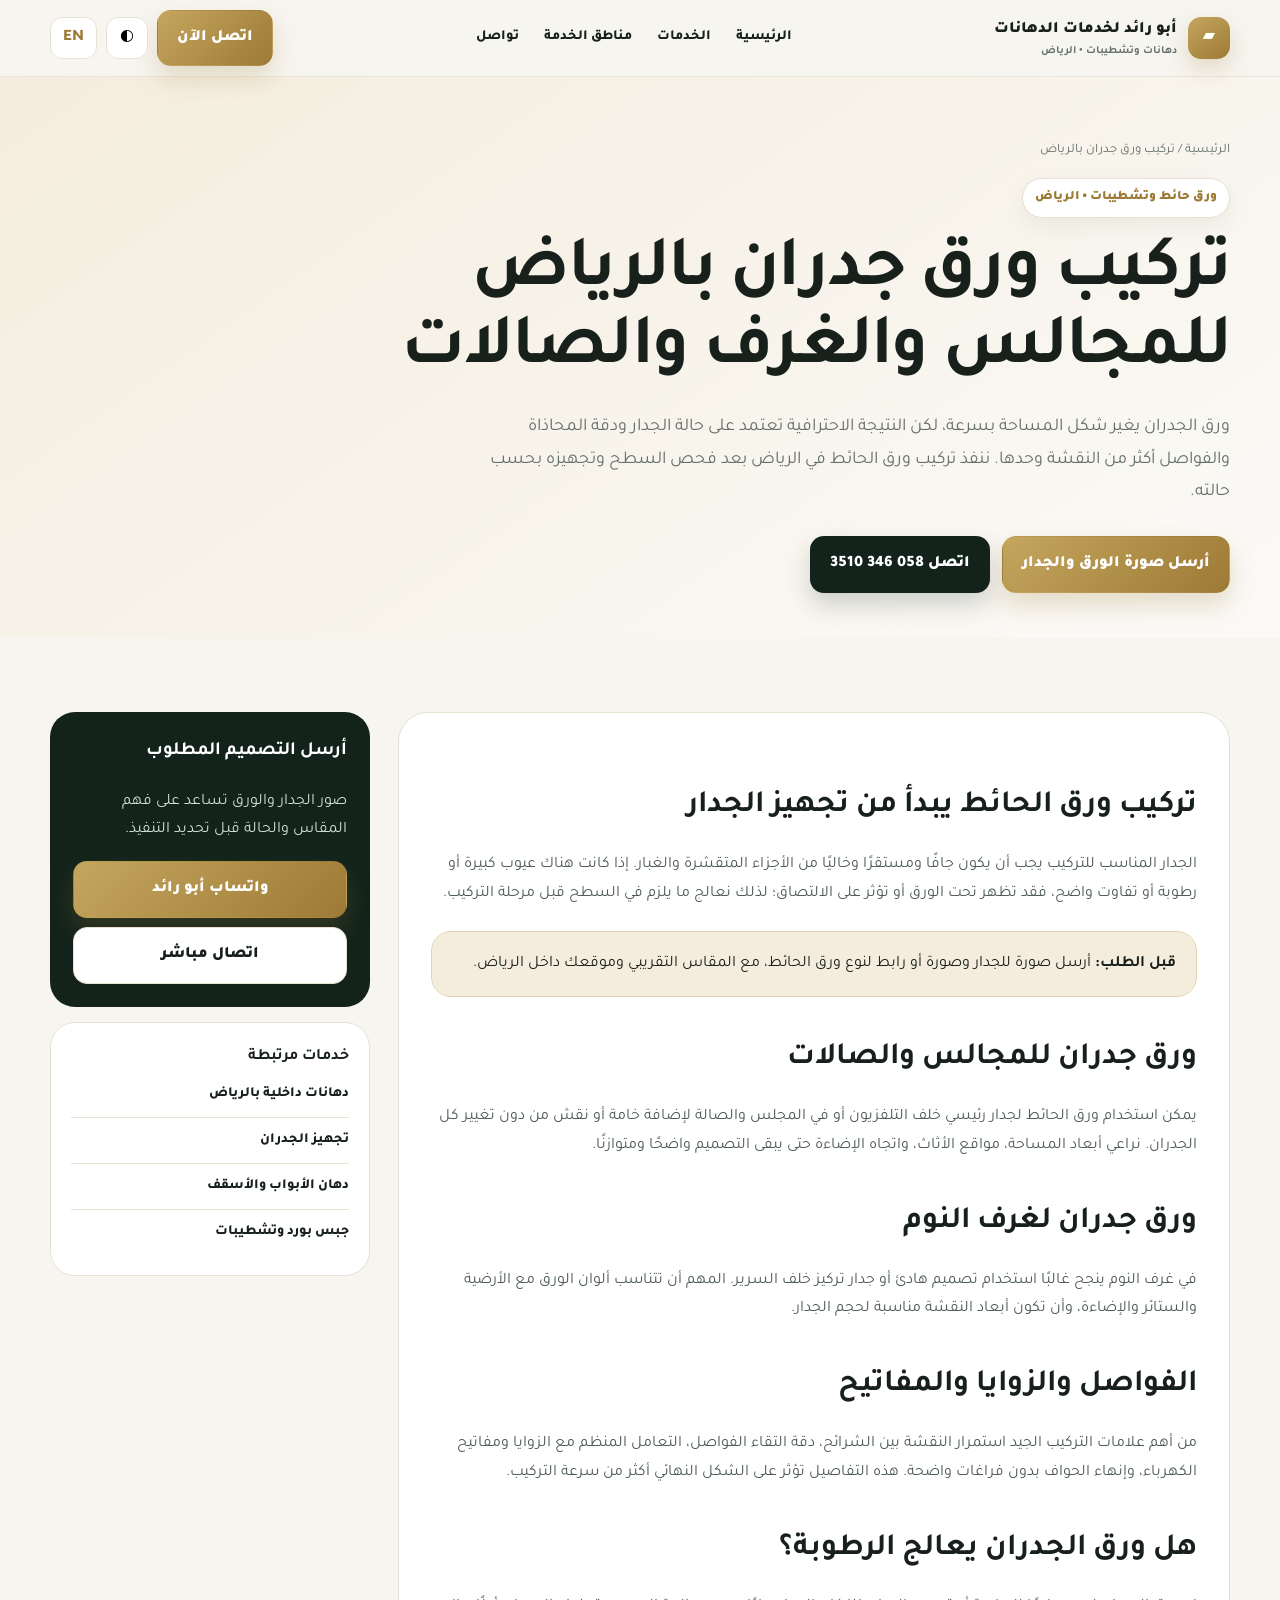
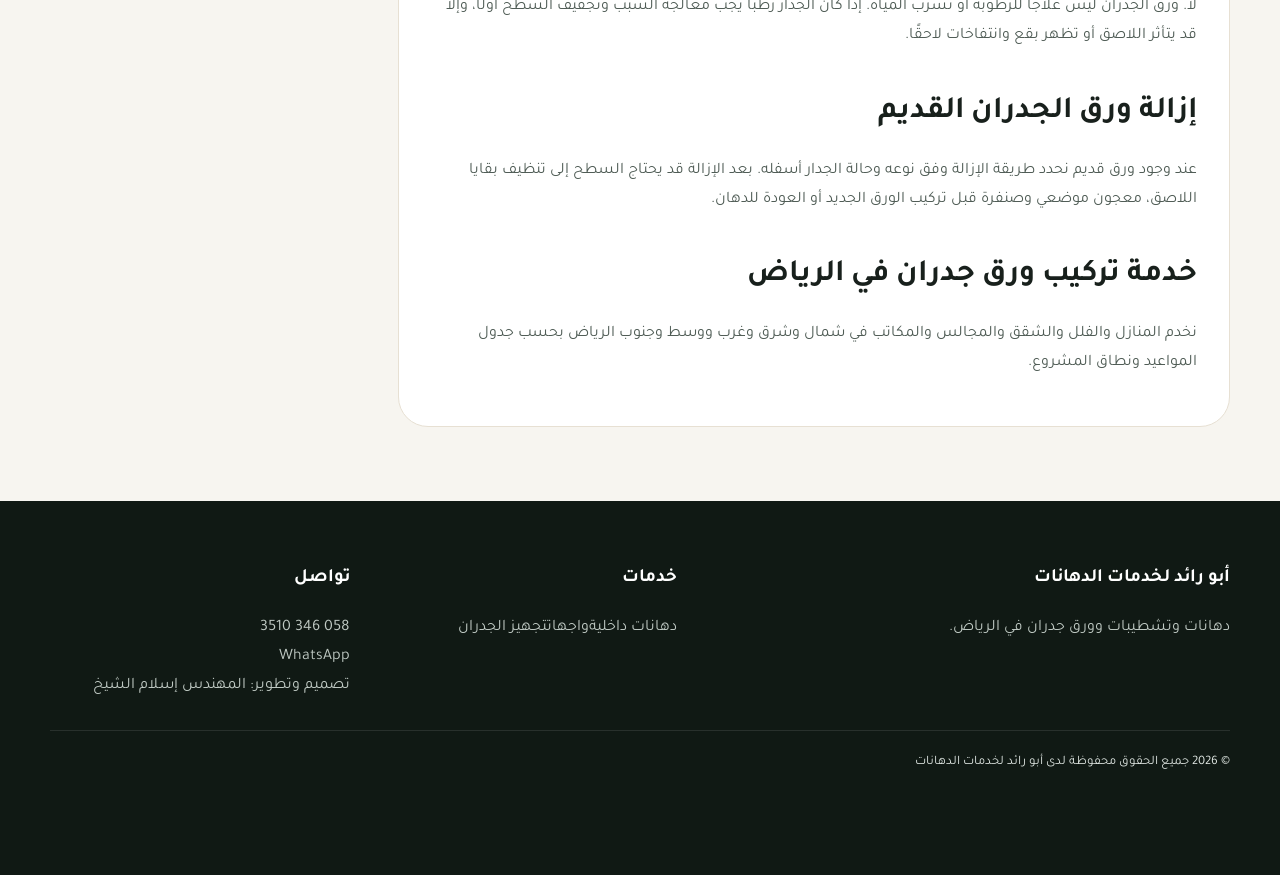
<file: wallpaper-riyadh.html>
<!doctype html><html lang="ar" dir="rtl"><head><meta charset="utf-8"><meta name="viewport" content="width=device-width,initial-scale=1,viewport-fit=cover"><title>تركيب ورق جدران بالرياض | مجالس وغرف وصالات</title><meta name="description" content="تركيب ورق جدران بالرياض للمجالس والصالات وغرف النوم والمكاتب، مع فحص استواء وجفاف الجدار وتجهيزه قبل التركيب للحصول على محاذاة وحواف نظيفة."><meta name="robots" content="index,follow,max-image-preview:large,max-snippet:-1,max-video-preview:-1"><link rel="canonical" href="https://aboraid-dhanat.com/wallpaper-riyadh.html"><meta property="og:type" content="website"><meta property="og:locale" content="ar_SA"><meta property="og:site_name" content="أبو رائد لخدمات الدهانات"><meta property="og:title" content="تركيب ورق جدران بالرياض | مجالس وغرف وصالات"><meta property="og:description" content="تركيب ورق جدران بالرياض للمجالس والصالات وغرف النوم والمكاتب مع تجهيز الجدار قبل التركيب."><meta property="og:url" content="https://aboraid-dhanat.com/wallpaper-riyadh.html"><meta name="twitter:card" content="summary"><meta name="theme-color" content="#13231b"><link rel="icon" href="/favicon.svg" type="image/svg+xml"><link rel="preconnect" href="https://fonts.googleapis.com"><link rel="preconnect" href="https://fonts.gstatic.com" crossorigin><link href="https://fonts.googleapis.com/css2?family=Tajawal:wght@400;500;700;800;900&display=swap" rel="stylesheet"><link rel="stylesheet" href="/assets/style.css"><script type="application/ld+json">{"@context":"https://schema.org","@graph":[{"@type":["LocalBusiness","HomeAndConstructionBusiness","HousePainter"],"@id":"https://aboraid-dhanat.com/#business","name":"أبو رائد لخدمات الدهانات","url":"https://aboraid-dhanat.com/","telephone":"+966583463510","areaServed":{"@type":"City","name":"الرياض"}},{"@type":"Service","@id":"https://aboraid-dhanat.com/wallpaper-riyadh.html#service","name":"تركيب ورق جدران بالرياض للمجالس والغرف والصالات","url":"https://aboraid-dhanat.com/wallpaper-riyadh.html","provider":{"@id":"https://aboraid-dhanat.com/#business"},"areaServed":{"@type":"City","name":"الرياض"},"description":"تركيب ورق جدران بالرياض للمجالس والصالات وغرف النوم والمكاتب بعد فحص وتجهيز الجدار."},{"@type":"BreadcrumbList","itemListElement":[{"@type":"ListItem","position":1,"name":"الرئيسية","item":"https://aboraid-dhanat.com/"},{"@type":"ListItem","position":2,"name":"تركيب ورق جدران بالرياض","item":"https://aboraid-dhanat.com/wallpaper-riyadh.html"}]}]}</script><script async src="https://www.googletagmanager.com/gtag/js?id=G-NW5F0V5C4S"></script><script>window.dataLayer=window.dataLayer||[];function gtag(){dataLayer.push(arguments)}gtag('js',new Date());gtag('config','G-NW5F0V5C4S');</script></head><body><a class="skip" href="#main">تجاوز إلى المحتوى</a><header class="site-header"><div class="container nav"><a class="brand" href="/"><span class="brand-mark">▰</span><span>أبو رائد لخدمات الدهانات<small>دهانات وتشطيبات • الرياض</small></span></a><nav class="nav-links"><a href="/#home">الرئيسية</a><a href="/#services">الخدمات</a><a href="/#areas">مناطق الخدمة</a><a href="/#contact">تواصل</a></nav><div class="nav-actions"><a class="btn btn-gold" href="tel:+966583463510">اتصل الآن</a><button class="icon-btn" type="button" data-theme-toggle aria-label="تبديل الوضع">◐</button><a class="lang-btn" href="/en.html">EN</a></div></div></header><main id="main"><section class="service-page-hero"><div class="container"><div class="breadcrumbs"><a href="/">الرئيسية</a> / تركيب ورق جدران بالرياض</div><span class="eyebrow">ورق حائط وتشطيبات • الرياض</span><h1 style="max-width:920px">تركيب ورق جدران بالرياض للمجالس والغرف والصالات</h1><p class="lead">ورق الجدران يغير شكل المساحة بسرعة، لكن النتيجة الاحترافية تعتمد على حالة الجدار ودقة المحاذاة والفواصل أكثر من النقشة وحدها. ننفذ تركيب ورق الحائط في الرياض بعد فحص السطح وتجهيزه بحسب حالته.</p><div class="cta-row"><a class="btn btn-gold" href="https://wa.me/966583463510?text=أرغب في تركيب ورق جدران بالرياض">أرسل صورة الورق والجدار</a><a class="btn btn-primary" href="tel:+966583463510">اتصل 058 346 3510</a></div></div></section><section><div class="container service-layout"><article class="article"><h2>تركيب ورق الحائط يبدأ من تجهيز الجدار</h2><p>الجدار المناسب للتركيب يجب أن يكون جافًا ومستقرًا وخاليًا من الأجزاء المتقشرة والغبار. إذا كانت هناك عيوب كبيرة أو رطوبة أو تفاوت واضح، فقد تظهر تحت الورق أو تؤثر على الالتصاق؛ لذلك نعالج ما يلزم في السطح قبل مرحلة التركيب.</p><div class="callout"><strong>قبل الطلب:</strong> أرسل صورة للجدار وصورة أو رابط لنوع ورق الحائط، مع المقاس التقريبي وموقعك داخل الرياض.</div><h2>ورق جدران للمجالس والصالات</h2><p>يمكن استخدام ورق الحائط لجدار رئيسي خلف التلفزيون أو في المجلس والصالة لإضافة خامة أو نقش من دون تغيير كل الجدران. نراعي أبعاد المساحة، مواقع الأثاث، واتجاه الإضاءة حتى يبقى التصميم واضحًا ومتوازنًا.</p><h2>ورق جدران لغرف النوم</h2><p>في غرف النوم ينجح غالبًا استخدام تصميم هادئ أو جدار تركيز خلف السرير. المهم أن تتناسب ألوان الورق مع الأرضية والستائر والإضاءة، وأن تكون أبعاد النقشة مناسبة لحجم الجدار.</p><h2>الفواصل والزوايا والمفاتيح</h2><p>من أهم علامات التركيب الجيد استمرار النقشة بين الشرائح، دقة التقاء الفواصل، التعامل المنظم مع الزوايا ومفاتيح الكهرباء، وإنهاء الحواف بدون فراغات واضحة. هذه التفاصيل تؤثر على الشكل النهائي أكثر من سرعة التركيب.</p><h2>هل ورق الجدران يعالج الرطوبة؟</h2><p>لا. ورق الجدران ليس علاجًا للرطوبة أو تسرب المياه. إذا كان الجدار رطبًا يجب معالجة السبب وتجفيف السطح أولًا، وإلا قد يتأثر اللاصق أو تظهر بقع وانتفاخات لاحقًا.</p><h2>إزالة ورق الجدران القديم</h2><p>عند وجود ورق قديم نحدد طريقة الإزالة وفق نوعه وحالة الجدار أسفله. بعد الإزالة قد يحتاج السطح إلى تنظيف بقايا اللاصق، معجون موضعي وصنفرة قبل تركيب الورق الجديد أو العودة للدهان.</p><h2>خدمة تركيب ورق جدران في الرياض</h2><p>نخدم المنازل والفلل والشقق والمجالس والمكاتب في شمال وشرق وغرب ووسط وجنوب الرياض بحسب جدول المواعيد ونطاق المشروع.</p></article><aside class="sidebar"><div class="side-box"><h3>أرسل التصميم المطلوب</h3><p>صور الجدار والورق تساعد على فهم المقاس والحالة قبل تحديد التنفيذ.</p><a class="btn btn-gold" style="width:100%" href="https://wa.me/966583463510">واتساب أبو رائد</a><a class="btn btn-soft" style="width:100%;margin-top:9px;color:#18201c" href="tel:+966583463510">اتصال مباشر</a></div><div class="side-links"><strong>خدمات مرتبطة</strong><a href="/interior-painting-riyadh.html">دهانات داخلية بالرياض</a><a href="/wall-preparation-riyadh.html">تجهيز الجدران</a><a href="/doors-ceilings-painting-riyadh.html">دهان الأبواب والأسقف</a><a href="/gypsum-board-riyadh.html">جبس بورد وتشطيبات</a></div></aside></div></section></main><footer class="footer"><div class="container"><div class="footer-grid"><div><h3>أبو رائد لخدمات الدهانات</h3><p>دهانات وتشطيبات وورق جدران في الرياض.</p></div><div><h3>خدمات</h3><a href="/interior-painting-riyadh.html">دهانات داخلية</a><a href="/exterior-painting-riyadh.html">واجهات</a><a href="/wall-preparation-riyadh.html">تجهيز الجدران</a></div><div><h3>تواصل</h3><a href="tel:+966583463510">058 346 3510</a><br><a href="https://wa.me/966583463510">WhatsApp</a><br><a href="https://www.eslam-elshikh.com/">تصميم وتطوير: المهندس إسلام الشيخ</a></div></div><div class="copyright">© 2026 جميع الحقوق محفوظة لدى أبو رائد لخدمات الدهانات</div></div></footer><div class="mobile-bar"><a class="mobile-call" href="tel:+966583463510">اتصال</a><a class="mobile-wa" href="https://wa.me/966583463510">WhatsApp</a></div><script src="/assets/site.js" defer></script></body></html>
</file>
<file: assets/style.css>
:root{--bg:#f7f5f0;--surface:#fff;--ink:#18201c;--muted:#65706a;--brand:#9d7a35;--brand2:#c5a65f;--deep:#13231b;--line:#e7e0d3;--ok:#166534;--shadow:0 18px 50px rgba(27,35,31,.10);--radius:28px}
*{box-sizing:border-box}html{scroll-behavior:smooth}body{margin:0;font-family:"Tajawal",system-ui,-apple-system,BlinkMacSystemFont,"Segoe UI",sans-serif;background:var(--bg);color:var(--ink);line-height:1.8}a{color:inherit;text-decoration:none}img{max-width:100%;display:block}button,input,select,textarea{font:inherit}.container{width:min(1180px,calc(100% - 32px));margin-inline:auto}.skip{position:absolute;inset-inline-start:-9999px;top:8px;background:#fff;padding:8px 12px;z-index:999}.skip:focus{inset-inline-start:12px}.site-header{position:sticky;top:0;z-index:50;background:rgba(247,245,240,.9);backdrop-filter:blur(16px);border-bottom:1px solid rgba(231,224,211,.75)}.nav{height:76px;display:flex;align-items:center;justify-content:space-between;gap:20px}.brand{display:flex;align-items:center;gap:11px;font-weight:900}.brand-mark{width:42px;height:42px;border-radius:13px;background:linear-gradient(145deg,var(--brand2),var(--brand));display:grid;place-items:center;color:#fff;box-shadow:0 10px 22px rgba(157,122,53,.24)}.brand small{display:block;font-size:11px;color:var(--muted);font-weight:700;line-height:1.3}.nav-links{display:flex;gap:25px;align-items:center;font-size:14px;font-weight:800}.nav-links a:hover{color:var(--brand)}.nav-actions{display:flex;align-items:center;gap:9px}.icon-btn,.lang-btn{height:42px;min-width:42px;border:1px solid var(--line);background:var(--surface);border-radius:12px;display:grid;place-items:center;cursor:pointer}.lang-btn{padding:0 12px;font-weight:900;color:var(--brand)}.hero{position:relative;overflow:hidden;padding:86px 0 58px;background:radial-gradient(circle at 12% 15%,rgba(197,166,95,.22),transparent 28%),radial-gradient(circle at 90% 12%,rgba(19,35,27,.10),transparent 25%)}.hero:after{content:"";position:absolute;width:360px;height:360px;border-radius:50%;border:90px solid rgba(157,122,53,.06);inset-inline-end:-140px;bottom:-160px}.hero-grid{display:grid;grid-template-columns:1.18fr .82fr;gap:48px;align-items:center;position:relative;z-index:2}.eyebrow{display:inline-flex;align-items:center;gap:8px;background:#fff;border:1px solid var(--line);border-radius:999px;padding:7px 12px;color:var(--brand);font-size:13px;font-weight:900;box-shadow:0 8px 24px rgba(40,35,25,.06)}h1{font-size:clamp(40px,6vw,72px);line-height:1.08;margin:18px 0 20px;letter-spacing:-1.8px}.lead{font-size:18px;color:var(--muted);max-width:770px}.cta-row{display:flex;flex-wrap:wrap;gap:12px;margin-top:28px}.btn{display:inline-flex;align-items:center;justify-content:center;gap:9px;border-radius:14px;padding:13px 19px;font-weight:900;border:1px solid transparent;transition:.2s}.btn:hover{transform:translateY(-2px)}.btn-primary{background:var(--deep);color:#fff;box-shadow:0 12px 24px rgba(19,35,27,.18)}.btn-gold{background:linear-gradient(135deg,var(--brand2),var(--brand));color:#fff;box-shadow:0 12px 24px rgba(157,122,53,.23)}.btn-soft{background:#fff;border-color:var(--line)}.hero-card{background:linear-gradient(160deg,#172b21,#0f1c16);color:#fff;border-radius:34px;padding:30px;box-shadow:0 28px 70px rgba(19,35,27,.28);position:relative;overflow:hidden}.hero-card:before{content:"";position:absolute;width:220px;height:220px;background:linear-gradient(135deg,rgba(197,166,95,.35),transparent);border-radius:50%;top:-90px;inset-inline-end:-70px}.hero-card h2{font-size:25px;margin:0 0 8px}.hero-card p{color:#d9e2dd;margin:0 0 22px}.mini-steps{display:grid;gap:12px}.mini-step{display:flex;gap:12px;align-items:flex-start;padding:12px 0;border-top:1px solid rgba(255,255,255,.12)}.mini-step b{display:grid;place-items:center;flex:0 0 31px;height:31px;border-radius:10px;background:rgba(197,166,95,.18);color:#e8cc8b}.trust-strip{padding:18px 0;background:var(--surface);border-block:1px solid var(--line)}.trust-grid{display:grid;grid-template-columns:repeat(4,1fr);gap:10px}.trust-item{display:flex;align-items:center;justify-content:center;gap:10px;font-weight:800;color:#3d4943;text-align:center}.trust-item span{width:9px;height:9px;border-radius:50%;background:var(--brand)}section{padding:74px 0}.section-head{max-width:760px;margin-bottom:34px}.section-head.center{margin-inline:auto;text-align:center}.kicker{color:var(--brand);font-size:13px;font-weight:900;letter-spacing:.3px}.section-head h2{font-size:clamp(30px,4vw,48px);line-height:1.2;margin:7px 0 11px}.section-head p{color:var(--muted);font-size:16px;margin:0}.grid{display:grid;gap:20px}.services{grid-template-columns:repeat(3,1fr)}.card{background:var(--surface);border:1px solid var(--line);border-radius:var(--radius);padding:25px;box-shadow:0 12px 30px rgba(30,32,27,.045);transition:.22s}.card:hover{transform:translateY(-5px);box-shadow:var(--shadow);border-color:#d7c69f}.service-number{font-size:12px;color:var(--brand);font-weight:900}.card h3{font-size:21px;line-height:1.35;margin:10px 0 9px}.card p{color:var(--muted);font-size:14.5px;margin:0}.card-link{display:inline-flex;margin-top:16px;color:var(--brand);font-weight:900;font-size:14px}.local-block{background:var(--deep);color:#fff;position:relative;overflow:hidden}.local-block:before{content:"";position:absolute;width:460px;height:460px;border-radius:50%;border:110px solid rgba(197,166,95,.06);inset-inline-start:-190px;top:-190px}.local-grid{position:relative;display:grid;grid-template-columns:1.05fr .95fr;gap:40px;align-items:start}.local-block .section-head p{color:#c9d5cf}.rich-copy p{color:#d5ded9;margin:0 0 14px}.keyword-note{background:rgba(255,255,255,.07);border:1px solid rgba(255,255,255,.11);padding:18px 20px;border-radius:20px;color:#edf2ef}.keyword-note strong{color:#f1d899}.zone-grid{display:grid;grid-template-columns:repeat(2,1fr);gap:12px}.zone{background:rgba(255,255,255,.06);border:1px solid rgba(255,255,255,.11);padding:17px;border-radius:20px}.zone b{display:block;color:#e8cc8b;margin-bottom:6px}.zone p{font-size:13.5px;color:#d1dbd5;margin:0}.steps{grid-template-columns:repeat(4,1fr)}.step{position:relative;padding-top:18px}.step:before{content:"";position:absolute;top:0;inset-inline-start:0;width:56px;height:4px;border-radius:999px;background:linear-gradient(90deg,var(--brand),var(--brand2))}.step b{font-size:12px;color:var(--brand)}.step h3{margin:5px 0 7px}.step p{margin:0;color:var(--muted);font-size:14px}.rooms{grid-template-columns:repeat(3,1fr)}.room{background:linear-gradient(145deg,#fff,#fbfaf7)}.room small{color:var(--brand);font-weight:900}.guide{display:grid;grid-template-columns:.9fr 1.1fr;gap:28px;align-items:stretch}.guide-panel{background:#efe7d7;border-radius:30px;padding:30px}.guide-list{display:grid;gap:12px}.guide-row{display:grid;grid-template-columns:150px 1fr;gap:16px;padding:17px 0;border-bottom:1px solid #e5ddce}.guide-row:last-child{border-bottom:0}.guide-row b{color:var(--deep)}.guide-row p{margin:0;color:var(--muted)}.faq{max-width:900px;margin-inline:auto}.faq details{background:var(--surface);border:1px solid var(--line);border-radius:18px;padding:0 20px;margin-bottom:10px}.faq summary{cursor:pointer;font-weight:900;padding:18px 0;list-style:none}.faq summary::-webkit-details-marker{display:none}.faq details p{color:var(--muted);margin:0 0 18px}.contact-wrap{display:grid;grid-template-columns:1.1fr .9fr;gap:22px}.map-card,.form-card{background:var(--surface);border:1px solid var(--line);border-radius:30px;overflow:hidden;box-shadow:var(--shadow)}.map-card iframe{width:100%;height:100%;min-height:570px;border:0}.form-card{padding:27px}.form-card h2{margin-top:0;font-size:28px}.form-card p{color:var(--muted)}.form-grid{display:grid;gap:12px}.input{width:100%;padding:14px 15px;border-radius:13px;border:1px solid var(--line);background:#fbfaf7;color:var(--ink);outline:none}.input:focus{border-color:var(--brand);box-shadow:0 0 0 3px rgba(157,122,53,.10)}textarea.input{resize:vertical}.contact-pills{display:flex;gap:8px;flex-wrap:wrap;margin:14px 0 20px}.pill{border:1px solid var(--line);padding:8px 11px;border-radius:999px;font-size:13px;font-weight:800;background:#fff}.service-page-hero{padding:62px 0 45px;background:linear-gradient(145deg,#f4edde,#fbfaf7)}.breadcrumbs{font-size:13px;color:var(--muted);margin-bottom:16px}.service-layout{display:grid;grid-template-columns:minmax(0,1fr) 320px;gap:28px;align-items:start}.article{background:var(--surface);border:1px solid var(--line);border-radius:30px;padding:32px}.article h2{font-size:31px;margin:34px 0 10px}.article h3{font-size:22px;margin:24px 0 8px}.article p,.article li{color:#4f5c55}.article ul{padding-inline-start:22px}.article .callout{background:#f4edde;border:1px solid #e5d5af;padding:18px 20px;border-radius:20px;margin:22px 0}.sidebar{position:sticky;top:96px}.side-box{background:var(--deep);color:#fff;padding:23px;border-radius:25px;margin-bottom:15px}.side-box h3{margin-top:0}.side-box p{color:#d3ddd7}.side-links{background:#fff;border:1px solid var(--line);border-radius:25px;padding:20px}.side-links a{display:block;padding:10px 0;border-bottom:1px solid var(--line);font-weight:800;font-size:14px}.side-links a:last-child{border:0}.footer{background:#101914;color:#dfe6e2;padding:42px 0 100px}.footer-grid{display:grid;grid-template-columns:1.4fr .8fr .8fr;gap:28px}.footer h3{color:#fff}.footer p,.footer a{color:#bfc9c3}.footer a:hover{color:#e9cf93}.copyright{margin-top:30px;padding-top:20px;border-top:1px solid rgba(255,255,255,.1);font-size:13px}.mobile-bar{display:none}.dark body{--bg:#0d1411;--surface:#121c17;--ink:#f3f6f4;--muted:#aab6b0;--deep:#08100c;--line:#27352e}.dark .site-header{background:rgba(13,20,17,.90)}.dark .icon-btn,.dark .lang-btn,.dark .btn-soft,.dark .pill{background:#121c17}.dark .room{background:#121c17}.dark .input{background:#0e1712;color:#fff}.dark .guide-panel{background:#17241d}.dark .guide-row{border-color:#2a392f}.dark .guide-row b{color:#f1d899}
@media(max-width:980px){.nav-links{display:none}.hero-grid,.local-grid,.contact-wrap,.guide,.service-layout{grid-template-columns:1fr}.services,.rooms{grid-template-columns:repeat(2,1fr)}.steps{grid-template-columns:repeat(2,1fr)}.trust-grid{grid-template-columns:repeat(2,1fr)}.sidebar{position:static}.map-card iframe{min-height:420px}.hero{padding-top:60px}}
@media(max-width:640px){.container{width:min(100% - 22px,1180px)}.nav{height:68px}.brand small{display:none}.brand{font-size:14px}.nav-actions .btn{display:none}h1{font-size:39px;letter-spacing:-1px}.lead{font-size:16px}.hero{padding:50px 0 38px}.hero-grid{gap:25px}.hero-card{padding:23px;border-radius:26px}.trust-grid,.services,.rooms,.steps,.zone-grid{grid-template-columns:1fr}.trust-item{justify-content:flex-start;padding-inline:8px}.section-head h2{font-size:31px}section{padding:58px 0}.card{padding:22px}.guide-row{grid-template-columns:1fr;gap:4px}.article{padding:21px;border-radius:22px}.article h2{font-size:27px}.footer-grid{grid-template-columns:1fr}.mobile-bar{position:fixed;display:grid;grid-template-columns:1fr 1fr;gap:8px;bottom:10px;inset-inline:10px;z-index:60;background:rgba(255,255,255,.9);backdrop-filter:blur(13px);padding:8px;border:1px solid var(--line);border-radius:18px;box-shadow:0 16px 40px rgba(0,0,0,.18)}.dark .mobile-bar{background:rgba(18,28,23,.92)}.mobile-bar a{padding:10px;border-radius:12px;text-align:center;font-weight:900;font-size:13px}.mobile-call{background:var(--deep);color:#fff}.mobile-wa{background:#16864a;color:#fff}.footer{padding-bottom:105px}.contact-wrap{gap:14px}.map-card iframe{min-height:350px}}
@media(prefers-reduced-motion:reduce){*{scroll-behavior:auto!important;transition:none!important}}
</file>
